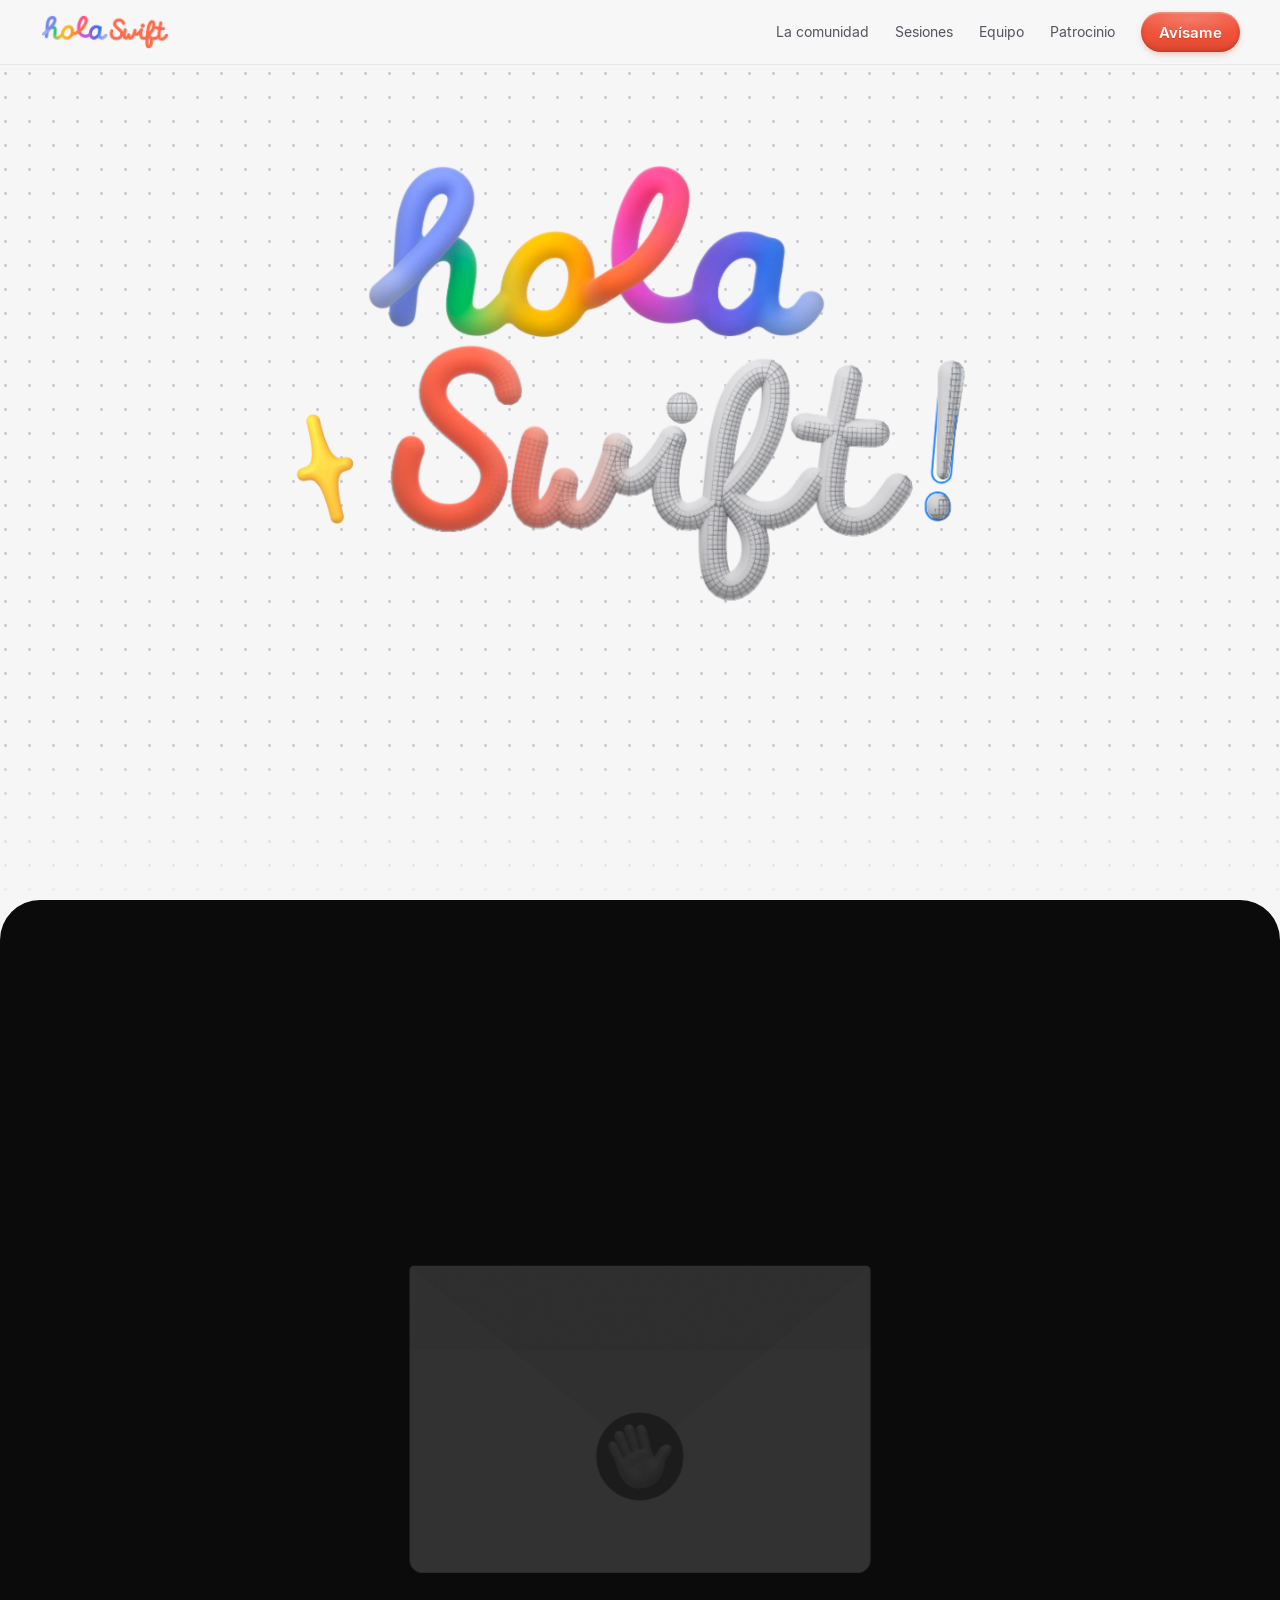
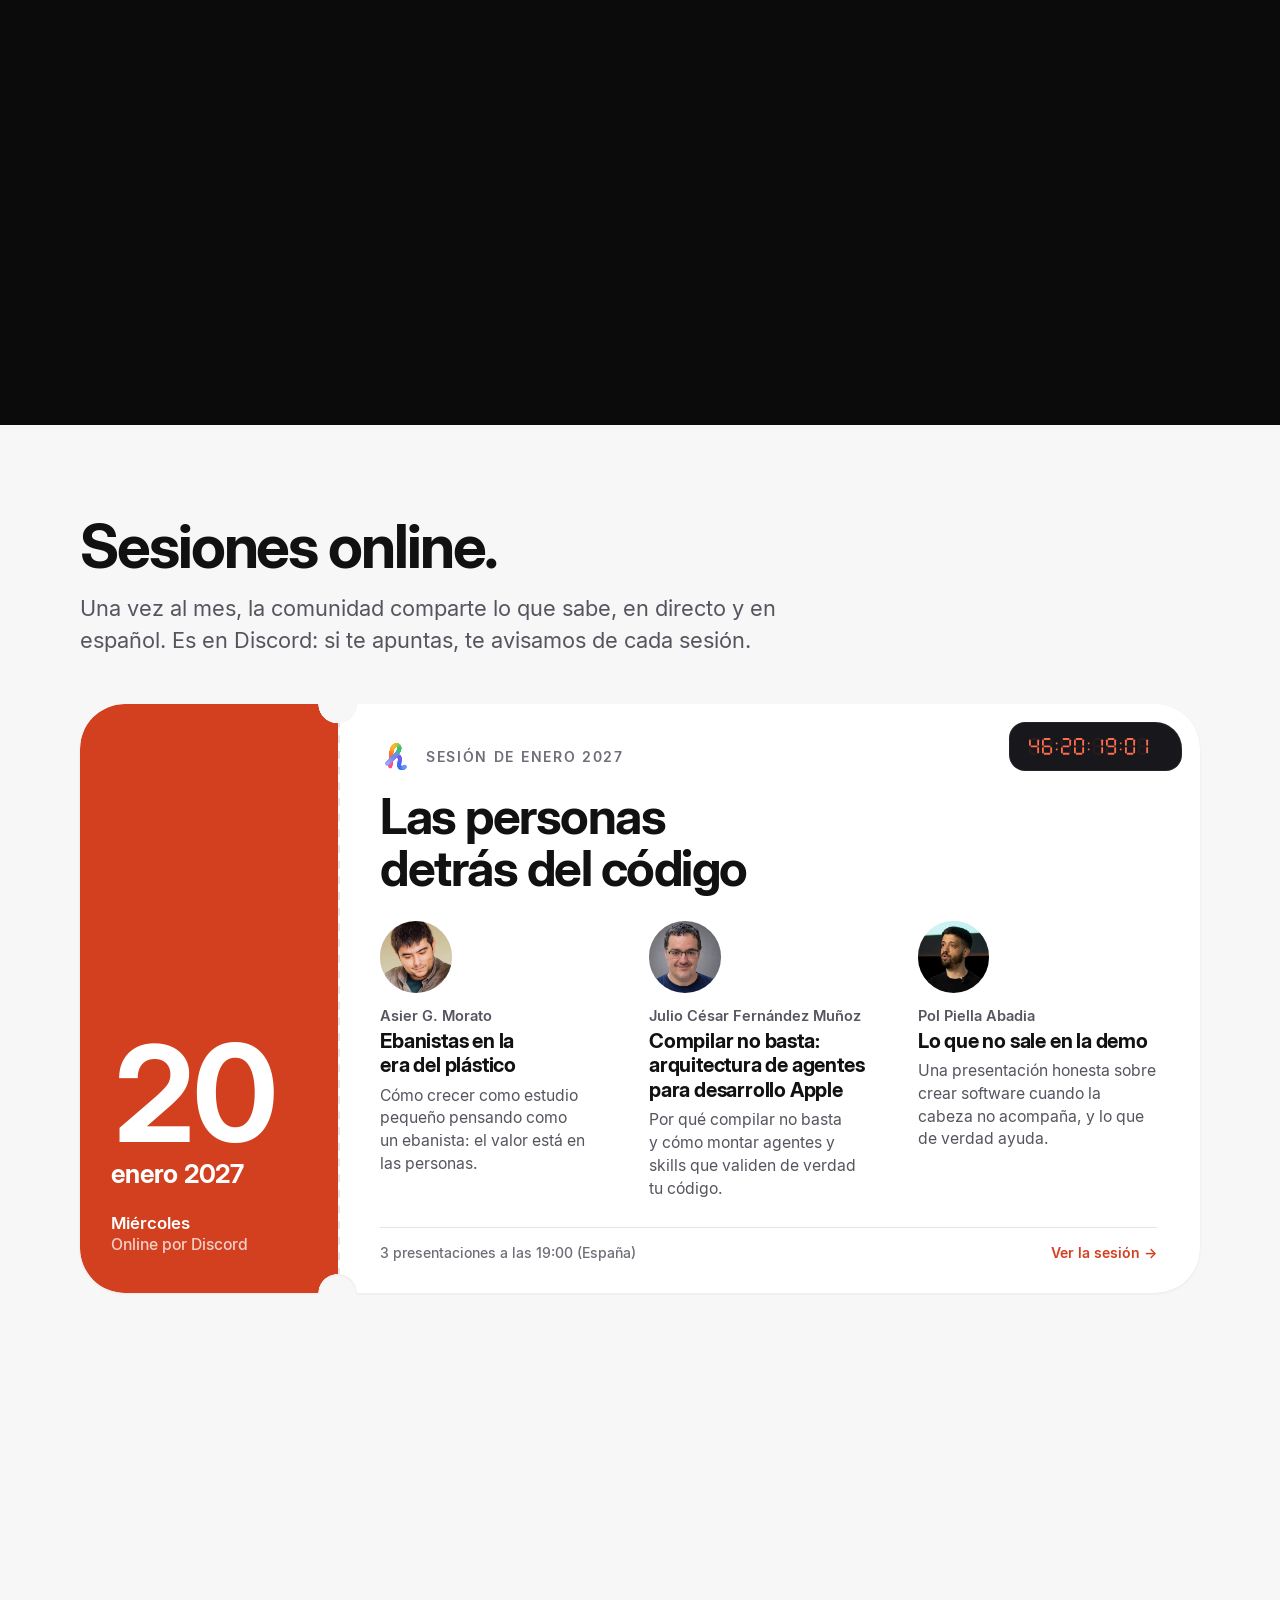
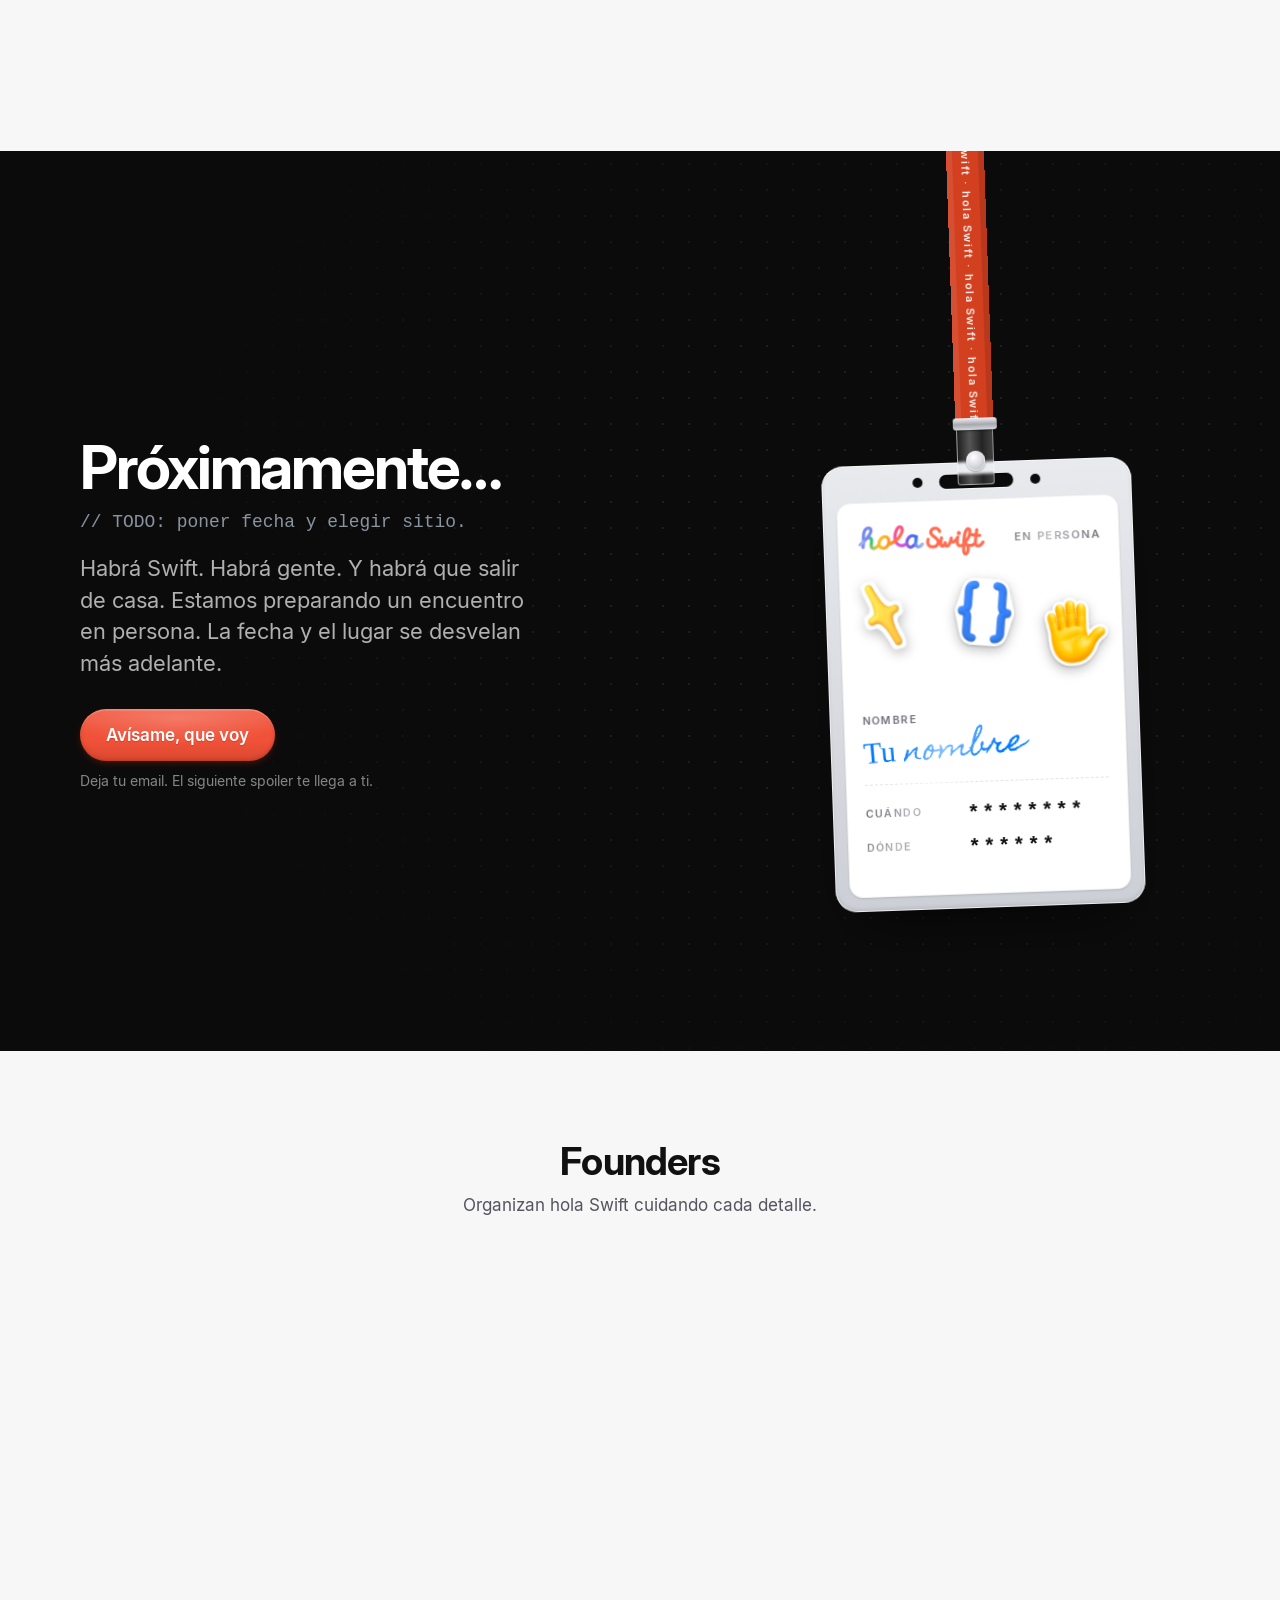
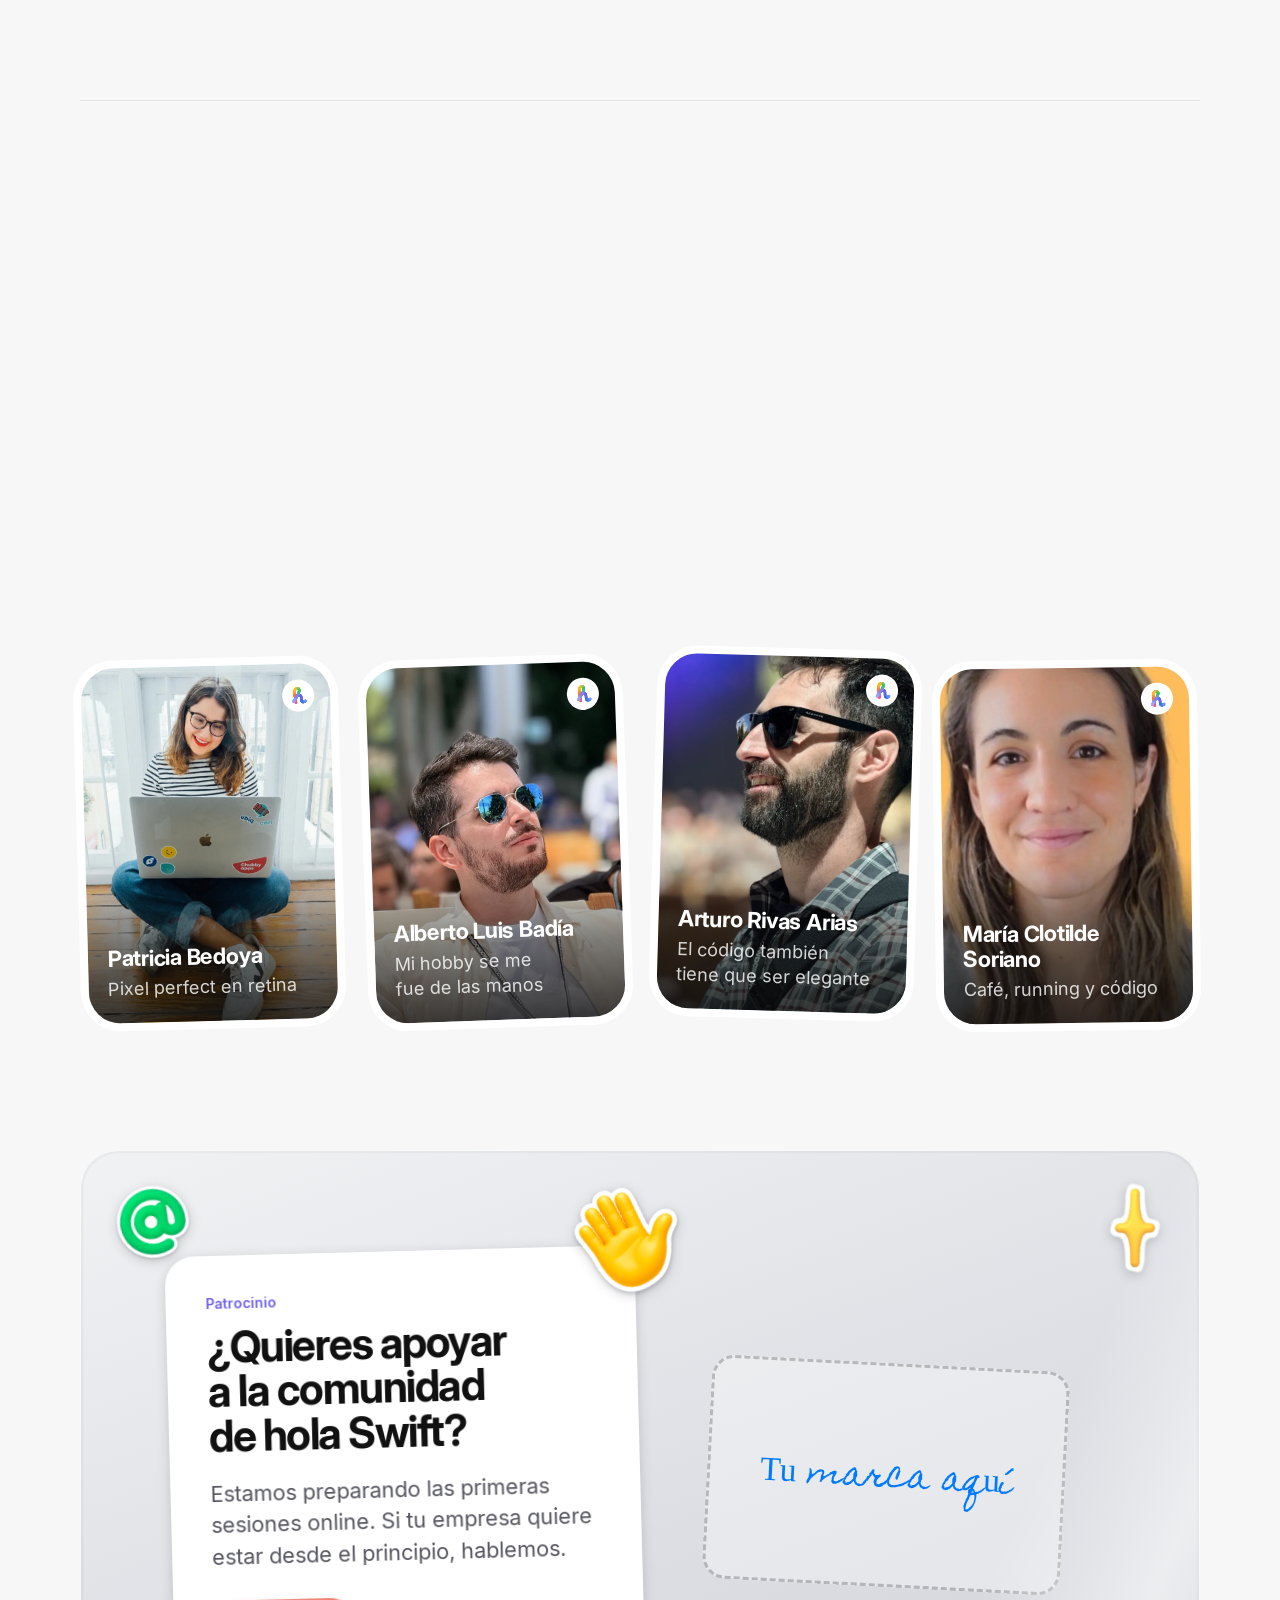
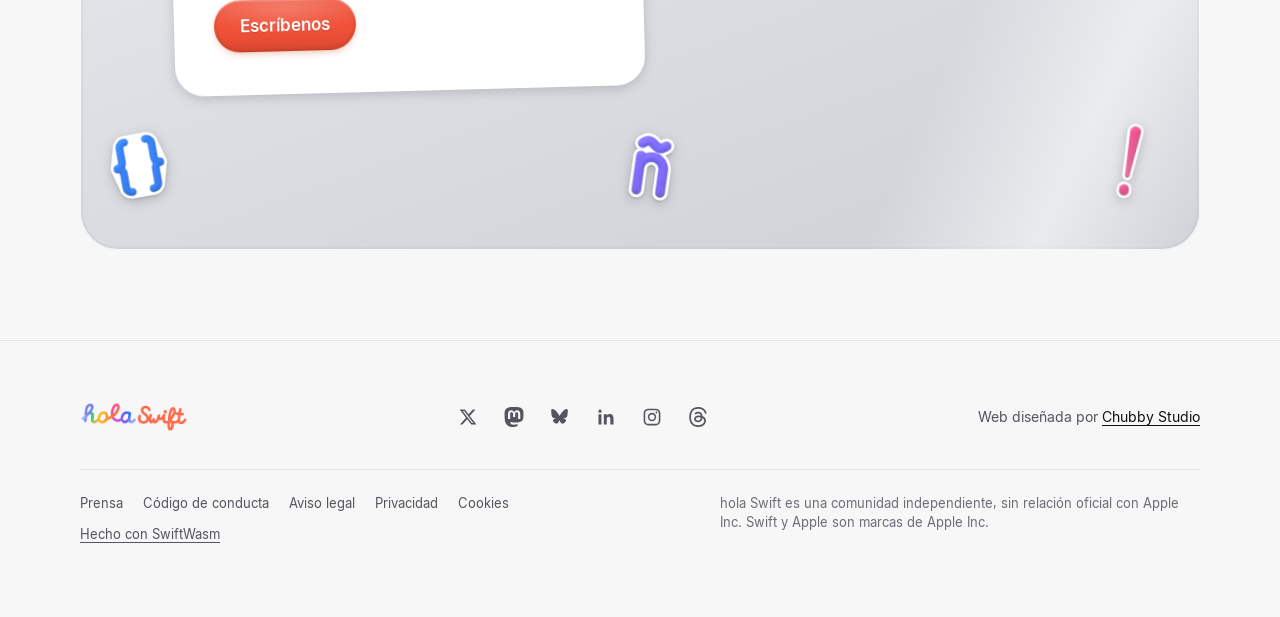
<file: index.html>
<!doctype html>
<html lang="es">
<head>
<meta charset="utf-8">
<meta name="viewport" content="width=device-width, initial-scale=1, viewport-fit=cover">
<meta name="theme-color" content="#F7F7F7" id="theme">
<title>hola Swift – La comunidad de Swift en español</title>
<meta name="description" content="hola Swift es la comunidad de Swift en español. Sesiones online en español para quienes crean con Swift y las plataformas de Apple.">
<link rel="icon" href="favicon.ico" sizes="32x32">
<link rel="icon" href="favicon.svg" type="image/svg+xml">
<link rel="apple-touch-icon" href="apple-touch-icon.png">
<link rel="manifest" href="site.webmanifest">
<link rel="canonical" href="https://holaswift.com/">
<meta property="og:type" content="website">
<meta property="og:site_name" content="hola Swift">
<meta property="og:locale" content="es_ES">
<meta property="og:url" content="https://holaswift.com/">
<meta property="og:title" content="hola Swift – La comunidad de Swift en español">
<meta property="og:description" content="Sesiones online en español para quienes crean con Swift y las plataformas de Apple.">
<meta property="og:image" content="https://holaswift.com/og.jpg">
<meta property="og:image:type" content="image/jpeg">
<meta property="og:image:width" content="1200">
<meta property="og:image:height" content="630">
<meta property="og:image:alt" content="hola Swift! en letras de tubo de colores sobre una cuadrícula de puntos">
<meta name="twitter:card" content="summary_large_image">
<meta name="twitter:site" content="@hola_swift">
<!-- Swift: the .wasm and what starts it are requested from here, alongside everything else, not when the end of the page is reached.
     The import map goes before any module: once one starts loading, the browser no longer accepts it -->
<script type="importmap">{ "imports": { "@bjorn3/browser_wasi_shim": "./assets/swift/vendor/browser_wasi_shim/index.js" } }</script>
<link rel="modulepreload" href="assets/swift/index.js">
<link rel="modulepreload" href="assets/swift/instantiate.js">
<link rel="modulepreload" href="assets/swift/runtime.js">
<link rel="modulepreload" href="assets/swift/platforms/browser.js">
<link rel="modulepreload" href="assets/swift/vendor/browser_wasi_shim/index.js">
<link rel="preload" href="assets/swift/Web.wasm" as="fetch" type="application/wasm" crossorigin>
<link rel="preload" href="assets/fuentes/inter-400.woff2" as="font" type="font/woff2" crossorigin>
<link rel="preload" href="assets/fuentes/inter-display-700.woff2" as="font" type="font/woff2" crossorigin>
<link rel="preload" href="assets/img/logo-horizontal-color.webp" as="image">
<link rel="preload" href="assets/img/hero/hola-color.webp" as="image">
<link rel="preload" href="assets/img/hero/swift-color.webp" as="image">
<link rel="stylesheet" href="assets/css/base.css">
<link rel="stylesheet" href="assets/css/holaswift.css">
</head>
<body>
<a class="skip" href="#manifiesto">Saltar al contenido</a>
<nav class="top" id="top" aria-label="Principal">
  <a class="brand" href="#hero" aria-label="hola Swift, inicio"><img src="assets/img/logo-horizontal-color.webp" alt="hola Swift" width="129" height="36"></a>
  <div class="links">
    <a class="sec" href="#manifiesto">La comunidad</a>
    <a class="sec" href="#sesiones">Sesiones</a>
    <a class="sec" href="#equipo">Equipo</a>
    <a class="sec" href="#patrocinio">Patrocinio</a>
    <button class="btn" type="button" id="nav-notify" data-open-notify aria-haspopup="dialog">Avísame</button>
  </div>
</nav>

<div class="sponsor-layer" id="notify" hidden>
  <div class="sponsor-backdrop"></div>
  <div class="sponsor-scene">
    <img class="peg p1" src="assets/img/pegatinas/mano.webp" alt="" aria-hidden="true">
    <img class="peg p2" src="assets/img/pegatinas/llaves.webp" alt="" aria-hidden="true">
    <img class="peg p3" src="assets/img/pegatinas/enye.webp" alt="" aria-hidden="true">
    <img class="peg p4" src="assets/img/pegatinas/arroba.webp" alt="" aria-hidden="true">
    <div class="sponsor-sheet notify-sheet" role="dialog" aria-modal="true" aria-labelledby="notify-title">
      <button class="close" type="button" aria-label="Cerrar"><svg viewBox="0 0 12 12" aria-hidden="true"><path d="M2 2l8 8M10 2l-8 8" stroke="currentColor" stroke-width="1.8" stroke-linecap="round"/></svg></button>
      <form class="sponsor-form" id="notify-form" novalidate>
        <p class="eyebrow">Avisos</p>
        <h3 id="notify-title">¡Apúntate!</h3>
        <p class="intro">Te avisamos del lanzamiento y de cada sesión, y te damos acceso a la comunidad en Discord. Sin spam: te das de baja en un toque.</p>
        <label class="field"><span>Email</span><input id="notify-email" name="email" type="email" inputmode="email" autocomplete="email" placeholder="tu@email.com" required></label>
        <label class="consent"><input id="notify-consent" type="checkbox" required><span>Acepto la <a href="/privacidad" target="_blank" rel="noopener">política de privacidad</a>.</span></label>
        <p class="sponsor-error" id="notify-error" aria-live="polite"></p>
        <button class="btn lg send" type="submit">Avísame</button>
        <input class="honeypot" type="text" name="web" tabindex="-1" autocomplete="off" aria-hidden="true">
      </form>
      <div class="sponsor-ok" hidden>
        <img src="assets/img/glifos/mano.webp" alt="" aria-hidden="true">
        <h3>¡Casi!</h3>
        <p>Te hemos enviado un correo. Pulsa «Confirmar mi email» y ya estarás en la lista.</p>
        <button class="btn lg" type="button" data-close-notify>Cerrar</button>
      </div>
    </div>
  </div>
</div>

<header class="hero" id="hero">
  <div class="selection" id="selection" aria-hidden="true"><i style="left:0;top:0"></i><i style="left:50%;top:0"></i><i style="left:100%;top:0"></i><i style="left:100%;top:50%"></i><i style="left:100%;top:100%"></i><i style="left:50%;top:100%"></i><i style="left:0;top:100%"></i><i style="left:0;top:50%"></i><b></b></div>
  <div class="glyph-layer" aria-hidden="true"><div class="floater near" data-d="22" style="--x:12%;--y:24%;--w:clamp(84px,9vw,150px);--r:-14deg;--i:0;--t:6.0s;"><div class="glyph-body" data-k="arroba"><img src="assets/img/glifos/arroba.webp" alt=""><svg class="esq" viewBox="-146.7 -278.7 293.4 293.4" preserveAspectRatio="none" aria-hidden="true"><path class="cl" d="M44.0 -132.0C44.0 -199.2 -58.0 -200.7 -60.0 -133.5C-62.0 -64.4 44.0 -62.8 44.0 -132.0"/><path class="cl" d="M44.0 -190.0C44.0 -157.5 32.1 -93.9 75.8 -85.7C162.5 -69.4 125.1 -264.7 -10.0 -253.6C-39.3 -251.2 -67.1 -238.0 -87.6 -216.9C-183.5 -118.1 -65.0 38.8 57.3 -24.3"/><g class="nodes"><line x1="44.0" y1="-132.0" x2="44.0" y2="-199.2"/><circle cx="44.0" cy="-199.2" r="3.4"/><rect x="38.6" y="-137.4" width="10.9" height="10.9"/><line x1="-60.0" y1="-133.5" x2="-62.0" y2="-64.4"/><circle cx="-62.0" cy="-64.4" r="3.4"/><line x1="-60.0" y1="-133.5" x2="-58.0" y2="-200.7"/><circle cx="-58.0" cy="-200.7" r="3.4"/><rect x="-65.4" y="-138.9" width="10.9" height="10.9"/><line x1="44.0" y1="-132.0" x2="44.0" y2="-62.8"/><circle cx="44.0" cy="-62.8" r="3.4"/><rect x="38.6" y="-137.4" width="10.9" height="10.9"/><line x1="44.0" y1="-190.0" x2="44.0" y2="-157.5"/><circle cx="44.0" cy="-157.5" r="3.4"/><rect x="38.6" y="-195.4" width="10.9" height="10.9"/><line x1="75.8" y1="-85.7" x2="162.5" y2="-69.4"/><circle cx="162.5" cy="-69.4" r="3.4"/><line x1="75.8" y1="-85.7" x2="32.1" y2="-93.9"/><circle cx="32.1" cy="-93.9" r="3.4"/><rect x="70.4" y="-91.1" width="10.9" height="10.9"/><line x1="-10.0" y1="-253.6" x2="-39.3" y2="-251.2"/><circle cx="-39.3" cy="-251.2" r="3.4"/><line x1="-10.0" y1="-253.6" x2="125.1" y2="-264.7"/><circle cx="125.1" cy="-264.7" r="3.4"/><rect x="-15.4" y="-259.0" width="10.9" height="10.9"/><line x1="-87.6" y1="-216.9" x2="-183.5" y2="-118.1"/><circle cx="-183.5" cy="-118.1" r="3.4"/><line x1="-87.6" y1="-216.9" x2="-67.1" y2="-238.0"/><circle cx="-67.1" cy="-238.0" r="3.4"/><rect x="-93.0" y="-222.3" width="10.9" height="10.9"/><line x1="57.3" y1="-24.3" x2="-65.0" y2="38.8"/><circle cx="-65.0" cy="38.8" r="3.4"/><rect x="51.9" y="-29.7" width="10.9" height="10.9"/></g></svg></div></div><div class="floater far" data-d="8" style="--x:6%;--y:62%;--w:clamp(56px,5vw,84px);--r:10deg;--i:1;--t:7.5s;--b:2.5px;--o:.75;"><div class="glyph-body" data-k="pregunta"><img src="assets/img/glifos/pregunta.webp" alt=""><svg class="esq" viewBox="-85.9 -312.7 176.6 310.4" preserveAspectRatio="none" aria-hidden="true"><path class="cl" d="M-61.2 -246.7C-50.5 -271.5 -26.5 -288.3 0.8 -288.0C40.9 -287.5 72.0 -250.0 65.0 -210.5C60.4 -184.7 41.1 -172.1 22.1 -156.6C19.9 -154.8 15.3 -152.3 14.2 -149.7C11.6 -143.2 14.0 -112.9 14.0 -104.0"/><circle class="cl" cx="14" cy="-30" r="27.692"/><g class="nodes"><line x1="-61.2" y1="-246.7" x2="-50.5" y2="-271.5"/><circle cx="-50.5" cy="-271.5" r="2.0"/><rect x="-64.5" y="-250.0" width="6.6" height="6.6"/><line x1="0.8" y1="-288.0" x2="40.9" y2="-287.5"/><circle cx="40.9" cy="-287.5" r="2.0"/><line x1="0.8" y1="-288.0" x2="-26.5" y2="-288.3"/><circle cx="-26.5" cy="-288.3" r="2.0"/><rect x="-2.5" y="-291.3" width="6.6" height="6.6"/><line x1="65.0" y1="-210.5" x2="60.4" y2="-184.7"/><circle cx="60.4" cy="-184.7" r="2.0"/><line x1="65.0" y1="-210.5" x2="72.0" y2="-250.0"/><circle cx="72.0" cy="-250.0" r="2.0"/><rect x="61.7" y="-213.8" width="6.6" height="6.6"/><line x1="22.1" y1="-156.6" x2="19.9" y2="-154.8"/><circle cx="19.9" cy="-154.8" r="2.0"/><line x1="22.1" y1="-156.6" x2="41.1" y2="-172.1"/><circle cx="41.1" cy="-172.1" r="2.0"/><rect x="18.8" y="-159.9" width="6.6" height="6.6"/><line x1="14.2" y1="-149.7" x2="11.6" y2="-143.2"/><circle cx="11.6" cy="-143.2" r="2.0"/><line x1="14.2" y1="-149.7" x2="15.3" y2="-152.3"/><circle cx="15.3" cy="-152.3" r="2.0"/><rect x="10.9" y="-153.0" width="6.6" height="6.6"/><line x1="14.0" y1="-104.0" x2="14.0" y2="-112.9"/><circle cx="14.0" cy="-112.9" r="2.0"/><rect x="10.7" y="-107.3" width="6.6" height="6.6"/></g></svg></div></div><div class="floater near" data-d="18" style="--x:20%;--y:86%;--w:clamp(96px,9.5vw,160px);--r:8deg;--i:2;--t:9.0s;"><div class="glyph-body" data-k="codigo"><img src="assets/img/glifos/codigo.webp" alt=""><svg class="esq" viewBox="0 0 549 404" preserveAspectRatio="none" aria-hidden="true"><path class="cl" d="M145 72L37 201L145 333"/><path class="cl" d="M317 38L231 368"/><path class="cl" d="M401 72L512 200L402 333"/><g class="nodes"><rect x="139" y="66" width="12" height="12"/><rect x="31" y="195" width="12" height="12"/><rect x="139" y="327" width="12" height="12"/><rect x="311" y="32" width="12" height="12"/><rect x="225" y="362" width="12" height="12"/><rect x="395" y="66" width="12" height="12"/><rect x="506" y="194" width="12" height="12"/><rect x="396" y="327" width="12" height="12"/></g></svg></div></div><div class="floater far" data-d="9" style="--x:86%;--y:20%;--w:clamp(60px,5.5vw,92px);--r:12deg;--i:3;--t:6.0s;--b:2.5px;--o:.75;"><div class="glyph-body" data-k="corazon"><img src="assets/img/glifos/corazon.webp" alt=""><svg class="esq" viewBox="-162.3 -277.3 324.6 298.2" preserveAspectRatio="none" aria-hidden="true"><path class="cl" d="M0.0 -193.0C0.1 -202.6 5.2 -212.8 10.3 -220.6C47.3 -277.5 139.3 -251.4 137.6 -182.8C135.7 -108.1 1.0 -53.6 0.0 -3.8"/><path class="cl" d="M-0.0 -193.0C-0.1 -202.6 -5.2 -212.8 -10.3 -220.6C-47.3 -277.5 -139.3 -251.4 -137.6 -182.8C-135.7 -108.1 -1.0 -53.6 -0.0 -3.8"/><g class="nodes"><line x1="0.0" y1="-193.0" x2="0.1" y2="-202.6"/><circle cx="0.1" cy="-202.6" r="3.7"/><rect x="-6.0" y="-199.0" width="12.1" height="12.1"/><line x1="10.3" y1="-220.6" x2="47.3" y2="-277.5"/><circle cx="47.3" cy="-277.5" r="3.7"/><line x1="10.3" y1="-220.6" x2="5.2" y2="-212.8"/><circle cx="5.2" cy="-212.8" r="3.7"/><rect x="4.3" y="-226.6" width="12.1" height="12.1"/><line x1="137.6" y1="-182.8" x2="135.7" y2="-108.1"/><circle cx="135.7" cy="-108.1" r="3.7"/><line x1="137.6" y1="-182.8" x2="139.3" y2="-251.4"/><circle cx="139.3" cy="-251.4" r="3.7"/><rect x="131.6" y="-188.8" width="12.1" height="12.1"/><line x1="0.0" y1="-3.8" x2="1.0" y2="-53.6"/><circle cx="1.0" cy="-53.6" r="3.7"/><rect x="-6.0" y="-9.8" width="12.1" height="12.1"/><line x1="-0.0" y1="-193.0" x2="-0.1" y2="-202.6"/><circle cx="-0.1" cy="-202.6" r="3.7"/><rect x="-6.0" y="-199.0" width="12.1" height="12.1"/><line x1="-10.3" y1="-220.6" x2="-47.3" y2="-277.5"/><circle cx="-47.3" cy="-277.5" r="3.7"/><line x1="-10.3" y1="-220.6" x2="-5.2" y2="-212.8"/><circle cx="-5.2" cy="-212.8" r="3.7"/><rect x="-16.3" y="-226.6" width="12.1" height="12.1"/><line x1="-137.6" y1="-182.8" x2="-135.7" y2="-108.1"/><circle cx="-135.7" cy="-108.1" r="3.7"/><line x1="-137.6" y1="-182.8" x2="-139.3" y2="-251.4"/><circle cx="-139.3" cy="-251.4" r="3.7"/><rect x="-143.6" y="-188.8" width="12.1" height="12.1"/><line x1="-0.0" y1="-3.8" x2="-1.0" y2="-53.6"/><circle cx="-1.0" cy="-53.6" r="3.7"/><rect x="-6.0" y="-9.8" width="12.1" height="12.1"/></g></svg></div></div><div class="floater near" data-d="24" style="--x:91%;--y:56%;--w:clamp(60px,6.2vw,104px);--r:-10deg;--i:4;--t:7.5s;"><div class="glyph-body" data-k="enye"><img src="assets/img/glifos/enye.webp" alt=""><svg class="esq" viewBox="-86.7 -275.7 169.4 300.4" preserveAspectRatio="none" aria-hidden="true"><path class="cl" d="M-62.0 -172.0C-62.0 -114.7 -62.0 -57.3 -62.0 -0.0"/><path class="cl" d="M-62.0 -112.0C-61.5 -130.5 -53.6 -147.8 -38.9 -159.3C-24.6 -170.5 -5.5 -174.6 12.2 -170.3C62.5 -158.1 58.0 -110.8 58.0 -70.4C58.0 -46.9 58.0 -23.5 58.0 -0.0"/><path class="cl" d="M-62.0 -236.0C-1.0 -283.8 -3.0 -188.2 58.0 -236.0"/><g class="nodes"><line x1="-62.0" y1="-172.0" x2="-62.0" y2="-114.7"/><circle cx="-62.0" cy="-114.7" r="1.9"/><rect x="-65.1" y="-175.1" width="6.3" height="6.3"/><line x1="-62.0" y1="-0.0" x2="-62.0" y2="-57.3"/><circle cx="-62.0" cy="-57.3" r="1.9"/><rect x="-65.1" y="-3.1" width="6.3" height="6.3"/><line x1="-62.0" y1="-112.0" x2="-61.5" y2="-130.5"/><circle cx="-61.5" cy="-130.5" r="1.9"/><rect x="-65.1" y="-115.1" width="6.3" height="6.3"/><line x1="-38.9" y1="-159.3" x2="-24.6" y2="-170.5"/><circle cx="-24.6" cy="-170.5" r="1.9"/><line x1="-38.9" y1="-159.3" x2="-53.6" y2="-147.8"/><circle cx="-53.6" cy="-147.8" r="1.9"/><rect x="-42.0" y="-162.4" width="6.3" height="6.3"/><line x1="12.2" y1="-170.3" x2="62.5" y2="-158.1"/><circle cx="62.5" cy="-158.1" r="1.9"/><line x1="12.2" y1="-170.3" x2="-5.5" y2="-174.6"/><circle cx="-5.5" cy="-174.6" r="1.9"/><rect x="9.1" y="-173.4" width="6.3" height="6.3"/><line x1="58.0" y1="-70.4" x2="58.0" y2="-46.9"/><circle cx="58.0" cy="-46.9" r="1.9"/><line x1="58.0" y1="-70.4" x2="58.0" y2="-110.8"/><circle cx="58.0" cy="-110.8" r="1.9"/><rect x="54.9" y="-73.5" width="6.3" height="6.3"/><line x1="58.0" y1="-0.0" x2="58.0" y2="-23.5"/><circle cx="58.0" cy="-23.5" r="1.9"/><rect x="54.9" y="-3.1" width="6.3" height="6.3"/><line x1="-62.0" y1="-236.0" x2="-1.0" y2="-283.8"/><circle cx="-1.0" cy="-283.8" r="1.9"/><rect x="-65.1" y="-239.1" width="6.3" height="6.3"/><line x1="58.0" y1="-236.0" x2="-3.0" y2="-188.2"/><circle cx="-3.0" cy="-188.2" r="1.9"/><rect x="54.9" y="-239.1" width="6.3" height="6.3"/></g></svg></div></div><div class="floater far" data-d="8" style="--x:80%;--y:84%;--w:clamp(56px,5vw,86px);--r:-6deg;--i:5;--t:9.0s;--b:2.5px;--o:.75;"><div class="glyph-body" data-k="llaves"><img src="assets/img/glifos/llaves.webp" alt=""><svg class="esq" viewBox="-158.7 -320.7 317.4 361.5" preserveAspectRatio="none" aria-hidden="true"><path class="cl" d="M-66.0 -296.0C-142.4 -292.2 -57.6 -145.8 -134.0 -142.0"/><path class="cl" d="M-66.0 16.0C-142.4 12.2 -57.6 -134.2 -134.0 -138.0"/><path class="cl" d="M66.0 -296.0C142.4 -292.2 57.6 -145.8 134.0 -142.0"/><path class="cl" d="M66.0 16.0C142.4 12.2 57.6 -134.2 134.0 -138.0"/><g class="nodes"><line x1="-66.0" y1="-296.0" x2="-142.4" y2="-292.2"/><circle cx="-142.4" cy="-292.2" r="3.6"/><rect x="-71.9" y="-301.9" width="11.8" height="11.8"/><line x1="-134.0" y1="-142.0" x2="-57.6" y2="-145.8"/><circle cx="-57.6" cy="-145.8" r="3.6"/><rect x="-139.9" y="-147.9" width="11.8" height="11.8"/><line x1="-66.0" y1="16.0" x2="-142.4" y2="12.2"/><circle cx="-142.4" cy="12.2" r="3.6"/><rect x="-71.9" y="10.1" width="11.8" height="11.8"/><line x1="-134.0" y1="-138.0" x2="-57.6" y2="-134.2"/><circle cx="-57.6" cy="-134.2" r="3.6"/><rect x="-139.9" y="-143.9" width="11.8" height="11.8"/><line x1="66.0" y1="-296.0" x2="142.4" y2="-292.2"/><circle cx="142.4" cy="-292.2" r="3.6"/><rect x="60.1" y="-301.9" width="11.8" height="11.8"/><line x1="134.0" y1="-142.0" x2="57.6" y2="-145.8"/><circle cx="57.6" cy="-145.8" r="3.6"/><rect x="128.1" y="-147.9" width="11.8" height="11.8"/><line x1="66.0" y1="16.0" x2="142.4" y2="12.2"/><circle cx="142.4" cy="12.2" r="3.6"/><rect x="60.1" y="10.1" width="11.8" height="11.8"/><line x1="134.0" y1="-138.0" x2="57.6" y2="-134.2"/><circle cx="57.6" cy="-134.2" r="3.6"/><rect x="128.1" y="-143.9" width="11.8" height="11.8"/></g></svg></div></div></div>
  <div></div>
  <div class="wrap"><div class="stage" id="stage" role="img" aria-label="hola Swift!"><svg class="lead" viewBox="0 0 3005 2345" aria-hidden="true"><g transform="matrix(2.43618 0 0 2.43618 -64.01 -83.96)"><path d="M-1700.0 709.1 C-700.0 709.1 -76.5 617.6 166.3 409.1"/></g></svg><div class="el" data-k="hola" style="transform-origin:43.37% 30.58%"><svg class="vec" viewBox="0 0 3005 2345" aria-hidden="true"><g transform="matrix(2.43618 0 0 2.43618 -64.01 -83.96)"><g class="under"><path class="o" d="M166.3 409.1C209.5 372.0 293.3 300.6 308.6 245.8C324.9 187.3 251.6 182.2 227.6 237.8C211.8 274.5 213.2 317.5 210.7 356.6C209.3 379.3 206.8 401.9 204.8 424.6" stroke-width="54.4"/><path class="o" d="M203.0 443.0C207.3 406.2 206.5 379.1 233.0 350.0C246.6 335.0 263.3 319.4 285.2 322.6C357.6 333.1 267.6 452.8 336.6 458.9C363.0 461.2 381.7 440.8 397.8 423.0" stroke-width="54.4"/><path class="o" d="M486.8 316.6C418.8 314.9 370.8 438.9 449.2 459.2C535.0 481.4 566.9 318.5 486.8 316.6Z" stroke-width="54.4"/><path class="o" d="M530.0 413.0C557.4 411.5 577.6 394.9 600.3 381.6C613.1 374.2 626.1 367.5 637.4 357.8C669.2 330.6 716.4 266.0 707.0 221.5C702.6 201.0 679.5 190.5 661.5 201.8C651.9 207.8 645.5 218.0 640.0 227.6C609.4 281.1 593.6 379.8 650.9 422.0C670.2 436.2 694.6 439.1 717.7 434.2C732.9 431.0 745.8 422.5 759.8 416.0" stroke-width="54.4"/><path class="o" d="M761.3 404.7C761.7 359.4 799.8 306.1 850.0 317.9C859.9 320.3 870.5 324.9 876.2 333.8C884.0 345.9 879.8 361.1 877.7 374.2C875.4 388.0 876.1 404.3 869.5 417.0C865.2 425.3 857.4 430.8 850.6 436.9C841.8 445.0 833.3 453.5 821.7 457.5C787.2 469.8 761.0 436.7 761.3 404.7Z" stroke-width="54.4"/><path class="o" d="M884.5 327.4C882.4 340.7 880.8 354.1 878.7 367.4C874.1 396.0 860.9 459.8 907.8 459.2C930.1 458.9 945.2 442.6 956.6 425.3" stroke-width="54.4"/></g><g class="over"><path class="w" d="M166.3 409.1C209.5 372.0 293.3 300.6 308.6 245.8C324.9 187.3 251.6 182.2 227.6 237.8C211.8 274.5 213.2 317.5 210.7 356.6C209.3 379.3 206.8 401.9 204.8 424.6" stroke-width="49.4"/><path class="w" d="M203.0 443.0C207.3 406.2 206.5 379.1 233.0 350.0C246.6 335.0 263.3 319.4 285.2 322.6C357.6 333.1 267.6 452.8 336.6 458.9C363.0 461.2 381.7 440.8 397.8 423.0" stroke-width="49.4"/><path class="w" d="M486.8 316.6C418.8 314.9 370.8 438.9 449.2 459.2C535.0 481.4 566.9 318.5 486.8 316.6Z" stroke-width="49.4"/><path class="w" d="M530.0 413.0C557.4 411.5 577.6 394.9 600.3 381.6C613.1 374.2 626.1 367.5 637.4 357.8C669.2 330.6 716.4 266.0 707.0 221.5C702.6 201.0 679.5 190.5 661.5 201.8C651.9 207.8 645.5 218.0 640.0 227.6C609.4 281.1 593.6 379.8 650.9 422.0C670.2 436.2 694.6 439.1 717.7 434.2C732.9 431.0 745.8 422.5 759.8 416.0" stroke-width="49.4"/><path class="w" d="M761.3 404.7C761.7 359.4 799.8 306.1 850.0 317.9C859.9 320.3 870.5 324.9 876.2 333.8C884.0 345.9 879.8 361.1 877.7 374.2C875.4 388.0 876.1 404.3 869.5 417.0C865.2 425.3 857.4 430.8 850.6 436.9C841.8 445.0 833.3 453.5 821.7 457.5C787.2 469.8 761.0 436.7 761.3 404.7Z" stroke-width="49.4"/><path class="w" d="M884.5 327.4C882.4 340.7 880.8 354.1 878.7 367.4C874.1 396.0 860.9 459.8 907.8 459.2C930.1 458.9 945.2 442.6 956.6 425.3" stroke-width="49.4"/></g><g class="nodes" data-i="0"><g data-f="0.000"><line x1="166.3" y1="409.1" x2="209.5" y2="372.0"/><circle cx="209.5" cy="372.0" r="3.2"/><rect x="161.8" y="404.6" width="9" height="9"/></g><g data-f="0.404"><line x1="308.6" y1="245.8" x2="324.9" y2="187.3"/><circle cx="324.9" cy="187.3" r="3.2"/><line x1="308.6" y1="245.8" x2="293.3" y2="300.6"/><circle cx="293.3" cy="300.6" r="3.2"/><rect x="304.1" y="241.3" width="9" height="9"/></g><g data-f="0.652"><line x1="227.6" y1="237.8" x2="211.8" y2="274.5"/><circle cx="211.8" cy="274.5" r="3.2"/><line x1="227.6" y1="237.8" x2="251.6" y2="182.2"/><circle cx="251.6" cy="182.2" r="3.2"/><rect x="223.1" y="233.3" width="9" height="9"/></g><g data-f="0.874"><line x1="210.7" y1="356.6" x2="209.3" y2="379.3"/><circle cx="209.3" cy="379.3" r="3.2"/><line x1="210.7" y1="356.6" x2="213.2" y2="317.5"/><circle cx="213.2" cy="317.5" r="3.2"/><rect x="206.2" y="352.1" width="9" height="9"/></g><g data-f="1.000"><line x1="204.8" y1="424.6" x2="206.8" y2="401.9"/><circle cx="206.8" cy="401.9" r="3.2"/><rect x="200.3" y="420.1" width="9" height="9"/></g></g><g class="nodes" data-i="1"><g data-f="0.000"><line x1="203.0" y1="443.0" x2="207.3" y2="406.2"/><circle cx="207.3" cy="406.2" r="3.2"/><rect x="198.5" y="438.5" width="9" height="9"/></g><g data-f="0.247"><line x1="233.0" y1="350.0" x2="246.6" y2="335.0"/><circle cx="246.6" cy="335.0" r="3.2"/><line x1="233.0" y1="350.0" x2="206.5" y2="379.1"/><circle cx="206.5" cy="379.1" r="3.2"/><rect x="228.5" y="345.5" width="9" height="9"/></g><g data-f="0.400"><line x1="285.2" y1="322.6" x2="357.6" y2="333.1"/><circle cx="357.6" cy="333.1" r="3.2"/><line x1="285.2" y1="322.6" x2="263.3" y2="319.4"/><circle cx="263.3" cy="319.4" r="3.2"/><rect x="280.7" y="318.1" width="9" height="9"/></g><g data-f="0.817"><line x1="336.6" y1="458.9" x2="363.0" y2="461.2"/><circle cx="363.0" cy="461.2" r="3.2"/><line x1="336.6" y1="458.9" x2="267.6" y2="452.8"/><circle cx="267.6" cy="452.8" r="3.2"/><rect x="332.1" y="454.4" width="9" height="9"/></g><g data-f="1.000"><line x1="397.8" y1="423.0" x2="381.7" y2="440.8"/><circle cx="381.7" cy="440.8" r="3.2"/><rect x="393.3" y="418.5" width="9" height="9"/></g></g><g class="nodes" data-i="2"><g data-f="0.000"><line x1="486.8" y1="316.6" x2="418.8" y2="314.9"/><circle cx="418.8" cy="314.9" r="3.2"/><rect x="482.3" y="312.1" width="9" height="9"/></g><g data-f="0.479"><line x1="449.2" y1="459.2" x2="535.0" y2="481.4"/><circle cx="535.0" cy="481.4" r="3.2"/><line x1="449.2" y1="459.2" x2="370.8" y2="438.9"/><circle cx="370.8" cy="438.9" r="3.2"/><rect x="444.7" y="454.7" width="9" height="9"/></g><g data-f="1.000"><line x1="486.8" y1="316.6" x2="566.9" y2="318.5"/><circle cx="566.9" cy="318.5" r="3.2"/><rect x="482.3" y="312.1" width="9" height="9"/></g></g><g class="nodes" data-i="3"><g data-f="0.000"><line x1="530.0" y1="413.0" x2="557.4" y2="411.5"/><circle cx="557.4" cy="411.5" r="3.2"/><rect x="525.5" y="408.5" width="9" height="9"/></g><g data-f="0.111"><line x1="600.3" y1="381.6" x2="613.1" y2="374.2"/><circle cx="613.1" cy="374.2" r="3.2"/><line x1="600.3" y1="381.6" x2="577.6" y2="394.9"/><circle cx="577.6" cy="394.9" r="3.2"/><rect x="595.8" y="377.1" width="9" height="9"/></g><g data-f="0.174"><line x1="637.4" y1="357.8" x2="669.2" y2="330.6"/><circle cx="669.2" cy="330.6" r="3.2"/><line x1="637.4" y1="357.8" x2="626.1" y2="367.5"/><circle cx="626.1" cy="367.5" r="3.2"/><rect x="632.9" y="353.3" width="9" height="9"/></g><g data-f="0.401"><line x1="707.0" y1="221.5" x2="702.6" y2="201.0"/><circle cx="702.6" cy="201.0" r="3.2"/><line x1="707.0" y1="221.5" x2="716.4" y2="266.0"/><circle cx="716.4" cy="266.0" r="3.2"/><rect x="702.5" y="217.0" width="9" height="9"/></g><g data-f="0.484"><line x1="661.5" y1="201.8" x2="651.9" y2="207.8"/><circle cx="651.9" cy="207.8" r="3.2"/><line x1="661.5" y1="201.8" x2="679.5" y2="190.5"/><circle cx="679.5" cy="190.5" r="3.2"/><rect x="657.0" y="197.3" width="9" height="9"/></g><g data-f="0.533"><line x1="640.0" y1="227.6" x2="609.4" y2="281.1"/><circle cx="609.4" cy="281.1" r="3.2"/><line x1="640.0" y1="227.6" x2="645.5" y2="218.0"/><circle cx="645.5" cy="218.0" r="3.2"/><rect x="635.5" y="223.1" width="9" height="9"/></g><g data-f="0.834"><line x1="650.9" y1="422.0" x2="670.2" y2="436.2"/><circle cx="670.2" cy="436.2" r="3.2"/><line x1="650.9" y1="422.0" x2="593.6" y2="379.8"/><circle cx="593.6" cy="379.8" r="3.2"/><rect x="646.4" y="417.5" width="9" height="9"/></g><g data-f="0.934"><line x1="717.7" y1="434.2" x2="732.9" y2="431.0"/><circle cx="732.9" cy="431.0" r="3.2"/><line x1="717.7" y1="434.2" x2="694.6" y2="439.1"/><circle cx="694.6" cy="439.1" r="3.2"/><rect x="713.2" y="429.7" width="9" height="9"/></g><g data-f="1.000"><line x1="759.8" y1="416.0" x2="745.8" y2="422.5"/><circle cx="745.8" cy="422.5" r="3.2"/><rect x="755.3" y="411.5" width="9" height="9"/></g></g><g class="nodes" data-i="4"><g data-f="0.000"><line x1="761.3" y1="404.7" x2="761.7" y2="359.4"/><circle cx="761.7" cy="359.4" r="3.2"/><rect x="756.8" y="400.2" width="9" height="9"/></g><g data-f="0.340"><line x1="850.0" y1="317.9" x2="859.9" y2="320.3"/><circle cx="859.9" cy="320.3" r="3.2"/><line x1="850.0" y1="317.9" x2="799.8" y2="306.1"/><circle cx="799.8" cy="306.1" r="3.2"/><rect x="845.5" y="313.4" width="9" height="9"/></g><g data-f="0.415"><line x1="876.2" y1="333.8" x2="884.0" y2="345.9"/><circle cx="884.0" cy="345.9" r="3.2"/><line x1="876.2" y1="333.8" x2="870.5" y2="324.9"/><circle cx="870.5" cy="324.9" r="3.2"/><rect x="871.7" y="329.3" width="9" height="9"/></g><g data-f="0.515"><line x1="877.7" y1="374.2" x2="875.4" y2="388.0"/><circle cx="875.4" cy="388.0" r="3.2"/><line x1="877.7" y1="374.2" x2="879.8" y2="361.1"/><circle cx="879.8" cy="361.1" r="3.2"/><rect x="873.2" y="369.7" width="9" height="9"/></g><g data-f="0.620"><line x1="869.5" y1="417.0" x2="865.2" y2="425.3"/><circle cx="865.2" cy="425.3" r="3.2"/><line x1="869.5" y1="417.0" x2="876.1" y2="404.3"/><circle cx="876.1" cy="404.3" r="3.2"/><rect x="865.0" y="412.5" width="9" height="9"/></g><g data-f="0.687"><line x1="850.6" y1="436.9" x2="841.8" y2="445.0"/><circle cx="841.8" cy="445.0" r="3.2"/><line x1="850.6" y1="436.9" x2="857.4" y2="430.8"/><circle cx="857.4" cy="430.8" r="3.2"/><rect x="846.1" y="432.4" width="9" height="9"/></g><g data-f="0.773"><line x1="821.7" y1="457.5" x2="787.2" y2="469.8"/><circle cx="787.2" cy="469.8" r="3.2"/><line x1="821.7" y1="457.5" x2="833.3" y2="453.5"/><circle cx="833.3" cy="453.5" r="3.2"/><rect x="817.2" y="453.0" width="9" height="9"/></g><g data-f="1.000"><line x1="761.3" y1="404.7" x2="761.0" y2="436.7"/><circle cx="761.0" cy="436.7" r="3.2"/><rect x="756.8" y="400.2" width="9" height="9"/></g></g><g class="nodes" data-i="5"><g data-f="0.000"><line x1="884.5" y1="327.4" x2="882.4" y2="340.7"/><circle cx="882.4" cy="340.7" r="3.2"/><rect x="880.0" y="322.9" width="9" height="9"/></g><g data-f="0.189"><line x1="878.7" y1="367.4" x2="874.1" y2="396.0"/><circle cx="874.1" cy="396.0" r="3.2"/><line x1="878.7" y1="367.4" x2="880.8" y2="354.1"/><circle cx="880.8" cy="354.1" r="3.2"/><rect x="874.2" y="362.9" width="9" height="9"/></g><g data-f="0.711"><line x1="907.8" y1="459.2" x2="930.1" y2="458.9"/><circle cx="930.1" cy="458.9" r="3.2"/><line x1="907.8" y1="459.2" x2="860.9" y2="459.8"/><circle cx="860.9" cy="459.8" r="3.2"/><rect x="903.3" y="454.7" width="9" height="9"/></g><g data-f="1.000"><line x1="956.6" y1="425.3" x2="945.2" y2="442.6"/><circle cx="945.2" cy="442.6" r="3.2"/><rect x="952.1" y="420.8" width="9" height="9"/></g></g></g></svg><img class="mesh" src="assets/img/hero/hola-malla.webp" alt="" style="left:9.018%;top:13.945%;width:68.752%;height:33.348%" draggable="false"><img class="col" src="assets/img/hero/hola-color.webp" alt="" style="left:9.207%;top:14.032%;width:68.319%;height:33.092%" draggable="false"></div><div class="el" data-k="destello" style="transform-origin:2.829% 72.281%"><svg class="vec" viewBox="0 0 3005 2345" aria-hidden="true"><g transform="matrix(2.43618 0 0 2.43618 -64.01 -83.96)"><g transform="translate(-71.83 0) rotate(-14 133 730.2)"><g class="under"><path class="o" d="M133.0 639.4C133.0 708.4 142.6 730.2 173.2 730.2C142.6 730.2 133.0 752.0 133.0 821.0C133.0 752.0 123.4 730.2 92.8 730.2C123.4 730.2 133.0 708.4 133.0 639.4Z" stroke-width="26.0"/></g><g class="over"><path class="w" d="M133.0 639.4C133.0 708.4 142.6 730.2 173.2 730.2C142.6 730.2 133.0 752.0 133.0 821.0C133.0 752.0 123.4 730.2 92.8 730.2C123.4 730.2 133.0 708.4 133.0 639.4Z" stroke-width="21.0"/></g><g class="nodes" data-i="0"><g data-f="0.000"><line x1="133.0" y1="639.4" x2="133.0" y2="708.4"/><circle cx="133.0" cy="708.4" r="3.2"/><rect x="128.5" y="634.9" width="9" height="9"/></g><g data-f="0.250"><line x1="173.2" y1="730.2" x2="142.6" y2="730.2"/><circle cx="142.6" cy="730.2" r="3.2"/><line x1="173.2" y1="730.2" x2="142.6" y2="730.2"/><circle cx="142.6" cy="730.2" r="3.2"/><rect x="168.7" y="725.7" width="9" height="9"/></g><g data-f="0.500"><line x1="133.0" y1="821.0" x2="133.0" y2="752.0"/><circle cx="133.0" cy="752.0" r="3.2"/><line x1="133.0" y1="821.0" x2="133.0" y2="752.0"/><circle cx="133.0" cy="752.0" r="3.2"/><rect x="128.5" y="816.5" width="9" height="9"/></g><g data-f="0.750"><line x1="92.8" y1="730.2" x2="123.4" y2="730.2"/><circle cx="123.4" cy="730.2" r="3.2"/><line x1="92.8" y1="730.2" x2="123.4" y2="730.2"/><circle cx="123.4" cy="730.2" r="3.2"/><rect x="88.3" y="725.7" width="9" height="9"/></g><g data-f="1.000"><line x1="133.0" y1="639.4" x2="133.0" y2="708.4"/><circle cx="133.0" cy="708.4" r="3.2"/><rect x="128.5" y="634.9" width="9" height="9"/></g></g></g></g></svg><img class="mesh" src="assets/img/hero/destello-malla.webp" alt="" style="left:-3.428%;top:60.384%;width:12.512%;height:23.795%" draggable="false"><img class="col" src="assets/img/hero/destello-color.webp" alt="" style="left:-3.428%;top:60.384%;width:12.512%;height:23.795%" draggable="false"></div><div class="el" data-k="swift" style="transform-origin:51.60% 72.86%"><svg class="vec" viewBox="0 0 3005 2345" aria-hidden="true"><g transform="matrix(2.43618 0 0 2.43618 -64.01 -83.96)"><g class="under"><path class="o" d="M400.0 585.9C395.7 555.3 376.7 534.7 345.9 529.1C325.5 525.4 302.8 528.8 285.7 541.1C273.8 549.7 265.4 562.5 262.2 576.9C244.8 655.9 416.2 681.0 364.3 775.6C352.8 796.7 331.9 811.6 308.4 816.1C285.3 820.6 260.0 816.3 240.4 803.1C201.3 776.7 205.0 731.4 221.0 692.7" stroke-width="54.4"/><path class="o" d="M448.5 675.3C443.7 692.9 439.2 710.7 436.0 728.7C432.2 750.0 426.5 777.9 435.1 798.6C437.8 805.1 442.7 810.7 449.8 812.2C477.8 818.1 497.2 772.1 503.3 751.7" stroke-width="54.4"/><path class="o" d="M503.0 751.1C499.3 767.7 495.5 786.7 506.6 801.5C511.1 807.6 517.6 812.0 525.3 812.7C565.3 816.2 588.1 717.1 602.1 688.8" stroke-width="54.4"/><path class="o" d="M598.5 686.4C596.2 707.5 587.5 738.8 612.7 750.2C644.4 764.4 688.5 697.6 701.4 674.3" stroke-width="54.4"/><path class="o" d="M700.5 673.9C688.7 707.1 670.6 805.0 721.9 814.8C743.1 818.8 764.0 804.7 779.5 792.1" stroke-width="54.4"/><path class="o" d="M779.5 792.9C787.5 731.1 790.3 593.6 847.8 557.4C856.1 552.1 868.0 547.7 877.4 552.9C889.0 559.4 890.2 575.6 890.3 587.4C891.0 655.4 850.8 728.9 799.7 772.0" stroke-width="54.4"/><path class="o" d="M806.7 783.2C913.8 882.1 807.5 988.7 782.0 923.9C769.3 891.8 775.6 830.9 778.0 795.9" stroke-width="54.4"/><path class="o" d="M804.0 776.7C833.8 819.0 887.3 826.1 926.9 791.8C940.4 780.2 950.1 764.6 960.0 750.0" stroke-width="54.4"/><path class="o" d="M1024.0 562.5C1015.3 612.2 978.0 761.8 994.4 801.6C1001.4 818.8 1018.5 826.0 1036.3 825.3C1075.0 823.8 1096.1 789.7 1115.6 761.1" stroke-width="54.4"/><path class="o" d="M944.0 650.0C987.2 657.9 1030.0 662.6 1074.0 662.5" stroke-width="54.4"/><circle class="o dot" cx="719.0999999999999" cy="617.2" r="30.5"/></g><g class="over"><path class="w" d="M400.0 585.9C395.7 555.3 376.7 534.7 345.9 529.1C325.5 525.4 302.8 528.8 285.7 541.1C273.8 549.7 265.4 562.5 262.2 576.9C244.8 655.9 416.2 681.0 364.3 775.6C352.8 796.7 331.9 811.6 308.4 816.1C285.3 820.6 260.0 816.3 240.4 803.1C201.3 776.7 205.0 731.4 221.0 692.7" stroke-width="49.4"/><path class="w" d="M448.5 675.3C443.7 692.9 439.2 710.7 436.0 728.7C432.2 750.0 426.5 777.9 435.1 798.6C437.8 805.1 442.7 810.7 449.8 812.2C477.8 818.1 497.2 772.1 503.3 751.7" stroke-width="49.4"/><path class="w" d="M503.0 751.1C499.3 767.7 495.5 786.7 506.6 801.5C511.1 807.6 517.6 812.0 525.3 812.7C565.3 816.2 588.1 717.1 602.1 688.8" stroke-width="49.4"/><path class="w" d="M598.5 686.4C596.2 707.5 587.5 738.8 612.7 750.2C644.4 764.4 688.5 697.6 701.4 674.3" stroke-width="49.4"/><path class="w" d="M700.5 673.9C688.7 707.1 670.6 805.0 721.9 814.8C743.1 818.8 764.0 804.7 779.5 792.1" stroke-width="49.4"/><path class="w" d="M779.5 792.9C787.5 731.1 790.3 593.6 847.8 557.4C856.1 552.1 868.0 547.7 877.4 552.9C889.0 559.4 890.2 575.6 890.3 587.4C891.0 655.4 850.8 728.9 799.7 772.0" stroke-width="49.4"/><path class="w" d="M806.7 783.2C913.8 882.1 807.5 988.7 782.0 923.9C769.3 891.8 775.6 830.9 778.0 795.9" stroke-width="49.4"/><path class="w" d="M804.0 776.7C833.8 819.0 887.3 826.1 926.9 791.8C940.4 780.2 950.1 764.6 960.0 750.0" stroke-width="49.4"/><path class="w" d="M1024.0 562.5C1015.3 612.2 978.0 761.8 994.4 801.6C1001.4 818.8 1018.5 826.0 1036.3 825.3C1075.0 823.8 1096.1 789.7 1115.6 761.1" stroke-width="49.4"/><path class="w" d="M944.0 650.0C987.2 657.9 1030.0 662.6 1074.0 662.5" stroke-width="49.4"/><circle class="w dot" cx="719.0999999999999" cy="617.2" r="28.0"/></g><g class="nodes" data-i="0"><g data-f="0.000"><line x1="400.0" y1="585.9" x2="395.7" y2="555.3"/><circle cx="395.7" cy="555.3" r="3.2"/><rect x="395.5" y="581.4" width="9" height="9"/></g><g data-f="0.121"><line x1="345.9" y1="529.1" x2="325.5" y2="525.4"/><circle cx="325.5" cy="525.4" r="3.2"/><line x1="345.9" y1="529.1" x2="376.7" y2="534.7"/><circle cx="376.7" cy="534.7" r="3.2"/><rect x="341.4" y="524.6" width="9" height="9"/></g><g data-f="0.211"><line x1="285.7" y1="541.1" x2="273.8" y2="549.7"/><circle cx="273.8" cy="549.7" r="3.2"/><line x1="285.7" y1="541.1" x2="302.8" y2="528.8"/><circle cx="302.8" cy="528.8" r="3.2"/><rect x="281.2" y="536.6" width="9" height="9"/></g><g data-f="0.273"><line x1="262.2" y1="576.9" x2="244.8" y2="655.9"/><circle cx="244.8" cy="655.9" r="3.2"/><line x1="262.2" y1="576.9" x2="265.4" y2="562.5"/><circle cx="265.4" cy="562.5" r="3.2"/><rect x="257.7" y="572.4" width="9" height="9"/></g><g data-f="0.622"><line x1="364.3" y1="775.6" x2="352.8" y2="796.7"/><circle cx="352.8" cy="796.7" r="3.2"/><line x1="364.3" y1="775.6" x2="416.2" y2="681.0"/><circle cx="416.2" cy="681.0" r="3.2"/><rect x="359.8" y="771.1" width="9" height="9"/></g><g data-f="0.724"><line x1="308.4" y1="816.1" x2="285.3" y2="820.6"/><circle cx="285.3" cy="820.6" r="3.2"/><line x1="308.4" y1="816.1" x2="331.9" y2="811.6"/><circle cx="331.9" cy="811.6" r="3.2"/><rect x="303.9" y="811.6" width="9" height="9"/></g><g data-f="0.825"><line x1="240.4" y1="803.1" x2="201.3" y2="776.7"/><circle cx="201.3" cy="776.7" r="3.2"/><line x1="240.4" y1="803.1" x2="260.0" y2="816.3"/><circle cx="260.0" cy="816.3" r="3.2"/><rect x="235.9" y="798.6" width="9" height="9"/></g><g data-f="1.000"><line x1="221.0" y1="692.7" x2="205.0" y2="731.4"/><circle cx="205.0" cy="731.4" r="3.2"/><rect x="216.5" y="688.2" width="9" height="9"/></g></g><g class="nodes" data-i="1"><g data-f="0.000"><line x1="448.5" y1="675.3" x2="443.7" y2="692.9"/><circle cx="443.7" cy="692.9" r="3.2"/><rect x="444.0" y="670.8" width="9" height="9"/></g><g data-f="0.235"><line x1="436.0" y1="728.7" x2="432.2" y2="750.0"/><circle cx="432.2" cy="750.0" r="3.2"/><line x1="436.0" y1="728.7" x2="439.2" y2="710.7"/><circle cx="439.2" cy="710.7" r="3.2"/><rect x="431.5" y="724.2" width="9" height="9"/></g><g data-f="0.537"><line x1="435.1" y1="798.6" x2="437.8" y2="805.1"/><circle cx="437.8" cy="805.1" r="3.2"/><line x1="435.1" y1="798.6" x2="426.5" y2="777.9"/><circle cx="426.5" cy="777.9" r="3.2"/><rect x="430.6" y="794.1" width="9" height="9"/></g><g data-f="0.627"><line x1="449.8" y1="812.2" x2="477.8" y2="818.1"/><circle cx="477.8" cy="818.1" r="3.2"/><line x1="449.8" y1="812.2" x2="442.7" y2="810.7"/><circle cx="442.7" cy="810.7" r="3.2"/><rect x="445.3" y="807.7" width="9" height="9"/></g><g data-f="1.000"><line x1="503.3" y1="751.7" x2="497.2" y2="772.1"/><circle cx="497.2" cy="772.1" r="3.2"/><rect x="498.8" y="747.2" width="9" height="9"/></g></g><g class="nodes" data-i="2"><g data-f="0.000"><line x1="503.0" y1="751.1" x2="499.3" y2="767.7"/><circle cx="499.3" cy="767.7" r="3.2"/><rect x="498.5" y="746.6" width="9" height="9"/></g><g data-f="0.230"><line x1="506.6" y1="801.5" x2="511.1" y2="807.6"/><circle cx="511.1" cy="807.6" r="3.2"/><line x1="506.6" y1="801.5" x2="495.5" y2="786.7"/><circle cx="495.5" cy="786.7" r="3.2"/><rect x="502.1" y="797.0" width="9" height="9"/></g><g data-f="0.329"><line x1="525.3" y1="812.7" x2="565.3" y2="816.2"/><circle cx="565.3" cy="816.2" r="3.2"/><line x1="525.3" y1="812.7" x2="517.6" y2="812.0"/><circle cx="517.6" cy="812.0" r="3.2"/><rect x="520.8" y="808.2" width="9" height="9"/></g><g data-f="1.000"><line x1="602.1" y1="688.8" x2="588.1" y2="717.1"/><circle cx="588.1" cy="717.1" r="3.2"/><rect x="597.6" y="684.3" width="9" height="9"/></g></g><g class="nodes" data-i="3"><g data-f="0.000"><line x1="598.5" y1="686.4" x2="596.2" y2="707.5"/><circle cx="596.2" cy="707.5" r="3.2"/><rect x="594.0" y="681.9" width="9" height="9"/></g><g data-f="0.363"><line x1="612.7" y1="750.2" x2="644.4" y2="764.4"/><circle cx="644.4" cy="764.4" r="3.2"/><line x1="612.7" y1="750.2" x2="587.5" y2="738.8"/><circle cx="587.5" cy="738.8" r="3.2"/><rect x="608.2" y="745.7" width="9" height="9"/></g><g data-f="1.000"><line x1="701.4" y1="674.3" x2="688.5" y2="697.6"/><circle cx="688.5" cy="697.6" r="3.2"/><rect x="696.9" y="669.8" width="9" height="9"/></g></g><g class="nodes" data-i="4"><g data-f="0.000"><line x1="700.5" y1="673.9" x2="688.7" y2="707.1"/><circle cx="688.7" cy="707.1" r="3.2"/><rect x="696.0" y="669.4" width="9" height="9"/></g><g data-f="0.711"><line x1="721.9" y1="814.8" x2="743.1" y2="818.8"/><circle cx="743.1" cy="818.8" r="3.2"/><line x1="721.9" y1="814.8" x2="670.6" y2="805.0"/><circle cx="670.6" cy="805.0" r="3.2"/><rect x="717.4" y="810.3" width="9" height="9"/></g><g data-f="1.000"><line x1="779.5" y1="792.1" x2="764.0" y2="804.7"/><circle cx="764.0" cy="804.7" r="3.2"/><rect x="775.0" y="787.6" width="9" height="9"/></g></g><g class="nodes" data-i="5"><g data-f="0.000"><line x1="779.5" y1="792.9" x2="787.5" y2="731.1"/><circle cx="787.5" cy="731.1" r="3.2"/><rect x="775.0" y="788.4" width="9" height="9"/></g><g data-f="0.472"><line x1="847.8" y1="557.4" x2="856.1" y2="552.1"/><circle cx="856.1" cy="552.1" r="3.2"/><line x1="847.8" y1="557.4" x2="790.3" y2="593.6"/><circle cx="790.3" cy="593.6" r="3.2"/><rect x="843.3" y="552.9" width="9" height="9"/></g><g data-f="0.531"><line x1="877.4" y1="552.9" x2="889.0" y2="559.4"/><circle cx="889.0" cy="559.4" r="3.2"/><line x1="877.4" y1="552.9" x2="868.0" y2="547.7"/><circle cx="868.0" cy="547.7" r="3.2"/><rect x="872.9" y="548.4" width="9" height="9"/></g><g data-f="0.603"><line x1="890.3" y1="587.4" x2="891.0" y2="655.4"/><circle cx="891.0" cy="655.4" r="3.2"/><line x1="890.3" y1="587.4" x2="890.2" y2="575.6"/><circle cx="890.2" cy="575.6" r="3.2"/><rect x="885.8" y="582.9" width="9" height="9"/></g><g data-f="1.000"><line x1="799.7" y1="772.0" x2="850.8" y2="728.9"/><circle cx="850.8" cy="728.9" r="3.2"/><rect x="795.2" y="767.5" width="9" height="9"/></g></g><g class="nodes" data-i="6"><g data-f="0.000"><line x1="806.7" y1="783.2" x2="913.8" y2="882.1"/><circle cx="913.8" cy="882.1" r="3.2"/><rect x="802.2" y="778.7" width="9" height="9"/></g><g data-f="0.641"><line x1="782.0" y1="923.9" x2="769.3" y2="891.8"/><circle cx="769.3" cy="891.8" r="3.2"/><line x1="782.0" y1="923.9" x2="807.5" y2="988.7"/><circle cx="807.5" cy="988.7" r="3.2"/><rect x="777.5" y="919.4" width="9" height="9"/></g><g data-f="1.000"><line x1="778.0" y1="795.9" x2="775.6" y2="830.9"/><circle cx="775.6" cy="830.9" r="3.2"/><rect x="773.5" y="791.4" width="9" height="9"/></g></g><g class="nodes" data-i="7"><g data-f="0.000"><line x1="804.0" y1="776.7" x2="833.8" y2="819.0"/><circle cx="833.8" cy="819.0" r="3.2"/><rect x="799.5" y="772.2" width="9" height="9"/></g><g data-f="0.725"><line x1="926.9" y1="791.8" x2="940.4" y2="780.2"/><circle cx="940.4" cy="780.2" r="3.2"/><line x1="926.9" y1="791.8" x2="887.3" y2="826.1"/><circle cx="887.3" cy="826.1" r="3.2"/><rect x="922.4" y="787.3" width="9" height="9"/></g><g data-f="1.000"><line x1="960.0" y1="750.0" x2="950.1" y2="764.6"/><circle cx="950.1" cy="764.6" r="3.2"/><rect x="955.5" y="745.5" width="9" height="9"/></g></g><g class="nodes" data-i="8"><g data-f="0.000"><line x1="1024.0" y1="562.5" x2="1015.3" y2="612.2"/><circle cx="1015.3" cy="612.2" r="3.2"/><rect x="1019.5" y="558.0" width="9" height="9"/></g><g data-f="0.606"><line x1="994.4" y1="801.6" x2="1001.4" y2="818.8"/><circle cx="1001.4" cy="818.8" r="3.2"/><line x1="994.4" y1="801.6" x2="978.0" y2="761.8"/><circle cx="978.0" cy="761.8" r="3.2"/><rect x="989.9" y="797.1" width="9" height="9"/></g><g data-f="0.734"><line x1="1036.3" y1="825.3" x2="1075.0" y2="823.8"/><circle cx="1075.0" cy="823.8" r="3.2"/><line x1="1036.3" y1="825.3" x2="1018.5" y2="826.0"/><circle cx="1018.5" cy="826.0" r="3.2"/><rect x="1031.8" y="820.8" width="9" height="9"/></g><g data-f="1.000"><line x1="1115.6" y1="761.1" x2="1096.1" y2="789.7"/><circle cx="1096.1" cy="789.7" r="3.2"/><rect x="1111.1" y="756.6" width="9" height="9"/></g></g><g class="nodes" data-i="9"><g data-f="0.000"><line x1="944.0" y1="650.0" x2="987.2" y2="657.9"/><circle cx="987.2" cy="657.9" r="3.2"/><rect x="939.5" y="645.5" width="9" height="9"/></g><g data-f="1.000"><line x1="1074.0" y1="662.5" x2="1030.0" y2="662.6"/><circle cx="1030.0" cy="662.6" r="3.2"/><rect x="1069.5" y="658.0" width="9" height="9"/></g></g></g></svg><img class="mesh" src="assets/img/hero/swift-malla.webp" alt="" style="left:12.546%;top:48.486%;width:78.136%;height:48.998%" draggable="false"><img class="col" src="assets/img/hero/swift-color.webp" alt="" style="left:12.712%;top:48.486%;width:77.770%;height:48.742%" draggable="false"></div><div class="el" data-k="bang" style="transform-origin:95.44% 66.67%"><svg class="vec" viewBox="0 0 3005 2345" aria-hidden="true"><g transform="matrix(2.43618 0 0 2.43618 -64.01 -83.96)"><g transform="translate(1203.53 825.05) scale(1.2) translate(-1203.53 -825.05)"><g class="under"><path class="o" d="M1212 598C1207.7 649.3 1203.3 700.7 1199 752" stroke-width="32.0"/><path class="o" d="M1193 800C1193 802 1193 804 1193 806" stroke-width="39.0"/></g><g class="over"><path class="w" d="M1212 598C1207.7 649.3 1203.3 700.7 1199 752" stroke-width="27.0"/><path class="w" d="M1193 800C1193 802 1193 804 1193 806" stroke-width="34.0"/></g><g class="nodes" data-i="0"><g data-f="0.000"><line x1="1212.0" y1="598.0" x2="1207.7" y2="649.3"/><circle cx="1207.7" cy="649.3" r="3.2"/><rect x="1207.5" y="593.5" width="9" height="9"/></g><g data-f="1.000"><line x1="1199.0" y1="752.0" x2="1203.3" y2="700.7"/><circle cx="1203.3" cy="700.7" r="3.2"/><rect x="1194.5" y="747.5" width="9" height="9"/></g></g><g class="nodes" data-i="1"><g data-f="0.000"><line x1="1193.0" y1="800.0" x2="1193.0" y2="802.0"/><circle cx="1193.0" cy="802.0" r="3.2"/><rect x="1188.5" y="795.5" width="9" height="9"/></g><g data-f="1.000"><line x1="1193.0" y1="806.0" x2="1193.0" y2="804.0"/><circle cx="1193.0" cy="804.0" r="3.2"/><rect x="1188.5" y="801.5" width="9" height="9"/></g></g></g></g></svg><img class="mesh" src="assets/img/hero/exclamacion-malla.webp" alt="" style="left:92.566%;top:51.224%;width:6.030%;height:31.216%" draggable="false"><img class="col" src="assets/img/hero/exclamacion-color.webp" alt="" style="left:92.566%;top:51.224%;width:5.750%;height:30.908%" draggable="false"></div><img class="hand" src="assets/img/hero/mano.webp" alt="" style="left:74.409%;top:5.117%;width:15.305%;height:20.043%" draggable="false"><svg class="vec edit" viewBox="0 0 3005 2345" aria-hidden="true"><defs><radialGradient id="lens-g"><stop offset="0" stop-color="#fff"/><stop offset=".55" stop-color="#fff"/><stop offset="1" stop-color="#000"/></radialGradient><mask id="lens" maskUnits="userSpaceOnUse" x="0" y="0" width="3005" height="2345"><rect width="3005" height="2345" fill="#000"/><circle id="lens-c" cx="-9999" cy="-9999" r="0" fill="url(#lens-g)"/></mask></defs><g mask="url(#lens)"><g transform="matrix(2.43618 0 0 2.43618 -64.01 -83.96)"><path class="cl" d="M166.3 409.1C209.5 372.0 293.3 300.6 308.6 245.8C324.9 187.3 251.6 182.2 227.6 237.8C211.8 274.5 213.2 317.5 210.7 356.6C209.3 379.3 206.8 401.9 204.8 424.6"/><path class="cl" d="M203.0 443.0C207.3 406.2 206.5 379.1 233.0 350.0C246.6 335.0 263.3 319.4 285.2 322.6C357.6 333.1 267.6 452.8 336.6 458.9C363.0 461.2 381.7 440.8 397.8 423.0"/><path class="cl" d="M486.8 316.6C418.8 314.9 370.8 438.9 449.2 459.2C535.0 481.4 566.9 318.5 486.8 316.6Z"/><path class="cl" d="M530.0 413.0C557.4 411.5 577.6 394.9 600.3 381.6C613.1 374.2 626.1 367.5 637.4 357.8C669.2 330.6 716.4 266.0 707.0 221.5C702.6 201.0 679.5 190.5 661.5 201.8C651.9 207.8 645.5 218.0 640.0 227.6C609.4 281.1 593.6 379.8 650.9 422.0C670.2 436.2 694.6 439.1 717.7 434.2C732.9 431.0 745.8 422.5 759.8 416.0"/><path class="cl" d="M761.3 404.7C761.7 359.4 799.8 306.1 850.0 317.9C859.9 320.3 870.5 324.9 876.2 333.8C884.0 345.9 879.8 361.1 877.7 374.2C875.4 388.0 876.1 404.3 869.5 417.0C865.2 425.3 857.4 430.8 850.6 436.9C841.8 445.0 833.3 453.5 821.7 457.5C787.2 469.8 761.0 436.7 761.3 404.7Z"/><path class="cl" d="M884.5 327.4C882.4 340.7 880.8 354.1 878.7 367.4C874.1 396.0 860.9 459.8 907.8 459.2C930.1 458.9 945.2 442.6 956.6 425.3"/><path class="cl" d="M400.0 585.9C395.7 555.3 376.7 534.7 345.9 529.1C325.5 525.4 302.8 528.8 285.7 541.1C273.8 549.7 265.4 562.5 262.2 576.9C244.8 655.9 416.2 681.0 364.3 775.6C352.8 796.7 331.9 811.6 308.4 816.1C285.3 820.6 260.0 816.3 240.4 803.1C201.3 776.7 205.0 731.4 221.0 692.7"/><path class="cl" d="M448.5 675.3C443.7 692.9 439.2 710.7 436.0 728.7C432.2 750.0 426.5 777.9 435.1 798.6C437.8 805.1 442.7 810.7 449.8 812.2C477.8 818.1 497.2 772.1 503.3 751.7"/><path class="cl" d="M503.0 751.1C499.3 767.7 495.5 786.7 506.6 801.5C511.1 807.6 517.6 812.0 525.3 812.7C565.3 816.2 588.1 717.1 602.1 688.8"/><path class="cl" d="M598.5 686.4C596.2 707.5 587.5 738.8 612.7 750.2C644.4 764.4 688.5 697.6 701.4 674.3"/><path class="cl" d="M700.5 673.9C688.7 707.1 670.6 805.0 721.9 814.8C743.1 818.8 764.0 804.7 779.5 792.1"/><path class="cl" d="M779.5 792.9C787.5 731.1 790.3 593.6 847.8 557.4C856.1 552.1 868.0 547.7 877.4 552.9C889.0 559.4 890.2 575.6 890.3 587.4C891.0 655.4 850.8 728.9 799.7 772.0"/><path class="cl" d="M806.7 783.2C913.8 882.1 807.5 988.7 782.0 923.9C769.3 891.8 775.6 830.9 778.0 795.9"/><path class="cl" d="M804.0 776.7C833.8 819.0 887.3 826.1 926.9 791.8C940.4 780.2 950.1 764.6 960.0 750.0"/><path class="cl" d="M1024.0 562.5C1015.3 612.2 978.0 761.8 994.4 801.6C1001.4 818.8 1018.5 826.0 1036.3 825.3C1075.0 823.8 1096.1 789.7 1115.6 761.1"/><path class="cl" d="M944.0 650.0C987.2 657.9 1030.0 662.6 1074.0 662.5"/><g transform="translate(1203.53 825.05) scale(1.2) translate(-1203.53 -825.05)"><path class="cl" d="M1212 598C1207.7 649.3 1203.3 700.7 1199 752"/></g><g transform="translate(1203.53 825.05) scale(1.2) translate(-1203.53 -825.05)"><path class="cl" d="M1193 800C1193 802 1193 804 1193 806"/></g><circle class="cl" cx="719.0999999999999" cy="617.2" r="28.0"/><g class="nodes"><g data-f="0.000"><line x1="166.3" y1="409.1" x2="209.5" y2="372.0"/><circle cx="209.5" cy="372.0" r="3.2"/><rect x="161.8" y="404.6" width="9" height="9"/></g><g data-f="0.404"><line x1="308.6" y1="245.8" x2="324.9" y2="187.3"/><circle cx="324.9" cy="187.3" r="3.2"/><line x1="308.6" y1="245.8" x2="293.3" y2="300.6"/><circle cx="293.3" cy="300.6" r="3.2"/><rect x="304.1" y="241.3" width="9" height="9"/></g><g data-f="0.652"><line x1="227.6" y1="237.8" x2="211.8" y2="274.5"/><circle cx="211.8" cy="274.5" r="3.2"/><line x1="227.6" y1="237.8" x2="251.6" y2="182.2"/><circle cx="251.6" cy="182.2" r="3.2"/><rect x="223.1" y="233.3" width="9" height="9"/></g><g data-f="0.874"><line x1="210.7" y1="356.6" x2="209.3" y2="379.3"/><circle cx="209.3" cy="379.3" r="3.2"/><line x1="210.7" y1="356.6" x2="213.2" y2="317.5"/><circle cx="213.2" cy="317.5" r="3.2"/><rect x="206.2" y="352.1" width="9" height="9"/></g><g data-f="1.000"><line x1="204.8" y1="424.6" x2="206.8" y2="401.9"/><circle cx="206.8" cy="401.9" r="3.2"/><rect x="200.3" y="420.1" width="9" height="9"/></g></g><g class="nodes"><g data-f="0.000"><line x1="203.0" y1="443.0" x2="207.3" y2="406.2"/><circle cx="207.3" cy="406.2" r="3.2"/><rect x="198.5" y="438.5" width="9" height="9"/></g><g data-f="0.247"><line x1="233.0" y1="350.0" x2="246.6" y2="335.0"/><circle cx="246.6" cy="335.0" r="3.2"/><line x1="233.0" y1="350.0" x2="206.5" y2="379.1"/><circle cx="206.5" cy="379.1" r="3.2"/><rect x="228.5" y="345.5" width="9" height="9"/></g><g data-f="0.400"><line x1="285.2" y1="322.6" x2="357.6" y2="333.1"/><circle cx="357.6" cy="333.1" r="3.2"/><line x1="285.2" y1="322.6" x2="263.3" y2="319.4"/><circle cx="263.3" cy="319.4" r="3.2"/><rect x="280.7" y="318.1" width="9" height="9"/></g><g data-f="0.817"><line x1="336.6" y1="458.9" x2="363.0" y2="461.2"/><circle cx="363.0" cy="461.2" r="3.2"/><line x1="336.6" y1="458.9" x2="267.6" y2="452.8"/><circle cx="267.6" cy="452.8" r="3.2"/><rect x="332.1" y="454.4" width="9" height="9"/></g><g data-f="1.000"><line x1="397.8" y1="423.0" x2="381.7" y2="440.8"/><circle cx="381.7" cy="440.8" r="3.2"/><rect x="393.3" y="418.5" width="9" height="9"/></g></g><g class="nodes"><g data-f="0.000"><line x1="486.8" y1="316.6" x2="418.8" y2="314.9"/><circle cx="418.8" cy="314.9" r="3.2"/><rect x="482.3" y="312.1" width="9" height="9"/></g><g data-f="0.479"><line x1="449.2" y1="459.2" x2="535.0" y2="481.4"/><circle cx="535.0" cy="481.4" r="3.2"/><line x1="449.2" y1="459.2" x2="370.8" y2="438.9"/><circle cx="370.8" cy="438.9" r="3.2"/><rect x="444.7" y="454.7" width="9" height="9"/></g><g data-f="1.000"><line x1="486.8" y1="316.6" x2="566.9" y2="318.5"/><circle cx="566.9" cy="318.5" r="3.2"/><rect x="482.3" y="312.1" width="9" height="9"/></g></g><g class="nodes"><g data-f="0.000"><line x1="530.0" y1="413.0" x2="557.4" y2="411.5"/><circle cx="557.4" cy="411.5" r="3.2"/><rect x="525.5" y="408.5" width="9" height="9"/></g><g data-f="0.111"><line x1="600.3" y1="381.6" x2="613.1" y2="374.2"/><circle cx="613.1" cy="374.2" r="3.2"/><line x1="600.3" y1="381.6" x2="577.6" y2="394.9"/><circle cx="577.6" cy="394.9" r="3.2"/><rect x="595.8" y="377.1" width="9" height="9"/></g><g data-f="0.174"><line x1="637.4" y1="357.8" x2="669.2" y2="330.6"/><circle cx="669.2" cy="330.6" r="3.2"/><line x1="637.4" y1="357.8" x2="626.1" y2="367.5"/><circle cx="626.1" cy="367.5" r="3.2"/><rect x="632.9" y="353.3" width="9" height="9"/></g><g data-f="0.401"><line x1="707.0" y1="221.5" x2="702.6" y2="201.0"/><circle cx="702.6" cy="201.0" r="3.2"/><line x1="707.0" y1="221.5" x2="716.4" y2="266.0"/><circle cx="716.4" cy="266.0" r="3.2"/><rect x="702.5" y="217.0" width="9" height="9"/></g><g data-f="0.484"><line x1="661.5" y1="201.8" x2="651.9" y2="207.8"/><circle cx="651.9" cy="207.8" r="3.2"/><line x1="661.5" y1="201.8" x2="679.5" y2="190.5"/><circle cx="679.5" cy="190.5" r="3.2"/><rect x="657.0" y="197.3" width="9" height="9"/></g><g data-f="0.533"><line x1="640.0" y1="227.6" x2="609.4" y2="281.1"/><circle cx="609.4" cy="281.1" r="3.2"/><line x1="640.0" y1="227.6" x2="645.5" y2="218.0"/><circle cx="645.5" cy="218.0" r="3.2"/><rect x="635.5" y="223.1" width="9" height="9"/></g><g data-f="0.834"><line x1="650.9" y1="422.0" x2="670.2" y2="436.2"/><circle cx="670.2" cy="436.2" r="3.2"/><line x1="650.9" y1="422.0" x2="593.6" y2="379.8"/><circle cx="593.6" cy="379.8" r="3.2"/><rect x="646.4" y="417.5" width="9" height="9"/></g><g data-f="0.934"><line x1="717.7" y1="434.2" x2="732.9" y2="431.0"/><circle cx="732.9" cy="431.0" r="3.2"/><line x1="717.7" y1="434.2" x2="694.6" y2="439.1"/><circle cx="694.6" cy="439.1" r="3.2"/><rect x="713.2" y="429.7" width="9" height="9"/></g><g data-f="1.000"><line x1="759.8" y1="416.0" x2="745.8" y2="422.5"/><circle cx="745.8" cy="422.5" r="3.2"/><rect x="755.3" y="411.5" width="9" height="9"/></g></g><g class="nodes"><g data-f="0.000"><line x1="761.3" y1="404.7" x2="761.7" y2="359.4"/><circle cx="761.7" cy="359.4" r="3.2"/><rect x="756.8" y="400.2" width="9" height="9"/></g><g data-f="0.340"><line x1="850.0" y1="317.9" x2="859.9" y2="320.3"/><circle cx="859.9" cy="320.3" r="3.2"/><line x1="850.0" y1="317.9" x2="799.8" y2="306.1"/><circle cx="799.8" cy="306.1" r="3.2"/><rect x="845.5" y="313.4" width="9" height="9"/></g><g data-f="0.415"><line x1="876.2" y1="333.8" x2="884.0" y2="345.9"/><circle cx="884.0" cy="345.9" r="3.2"/><line x1="876.2" y1="333.8" x2="870.5" y2="324.9"/><circle cx="870.5" cy="324.9" r="3.2"/><rect x="871.7" y="329.3" width="9" height="9"/></g><g data-f="0.515"><line x1="877.7" y1="374.2" x2="875.4" y2="388.0"/><circle cx="875.4" cy="388.0" r="3.2"/><line x1="877.7" y1="374.2" x2="879.8" y2="361.1"/><circle cx="879.8" cy="361.1" r="3.2"/><rect x="873.2" y="369.7" width="9" height="9"/></g><g data-f="0.620"><line x1="869.5" y1="417.0" x2="865.2" y2="425.3"/><circle cx="865.2" cy="425.3" r="3.2"/><line x1="869.5" y1="417.0" x2="876.1" y2="404.3"/><circle cx="876.1" cy="404.3" r="3.2"/><rect x="865.0" y="412.5" width="9" height="9"/></g><g data-f="0.687"><line x1="850.6" y1="436.9" x2="841.8" y2="445.0"/><circle cx="841.8" cy="445.0" r="3.2"/><line x1="850.6" y1="436.9" x2="857.4" y2="430.8"/><circle cx="857.4" cy="430.8" r="3.2"/><rect x="846.1" y="432.4" width="9" height="9"/></g><g data-f="0.773"><line x1="821.7" y1="457.5" x2="787.2" y2="469.8"/><circle cx="787.2" cy="469.8" r="3.2"/><line x1="821.7" y1="457.5" x2="833.3" y2="453.5"/><circle cx="833.3" cy="453.5" r="3.2"/><rect x="817.2" y="453.0" width="9" height="9"/></g><g data-f="1.000"><line x1="761.3" y1="404.7" x2="761.0" y2="436.7"/><circle cx="761.0" cy="436.7" r="3.2"/><rect x="756.8" y="400.2" width="9" height="9"/></g></g><g class="nodes"><g data-f="0.000"><line x1="884.5" y1="327.4" x2="882.4" y2="340.7"/><circle cx="882.4" cy="340.7" r="3.2"/><rect x="880.0" y="322.9" width="9" height="9"/></g><g data-f="0.189"><line x1="878.7" y1="367.4" x2="874.1" y2="396.0"/><circle cx="874.1" cy="396.0" r="3.2"/><line x1="878.7" y1="367.4" x2="880.8" y2="354.1"/><circle cx="880.8" cy="354.1" r="3.2"/><rect x="874.2" y="362.9" width="9" height="9"/></g><g data-f="0.711"><line x1="907.8" y1="459.2" x2="930.1" y2="458.9"/><circle cx="930.1" cy="458.9" r="3.2"/><line x1="907.8" y1="459.2" x2="860.9" y2="459.8"/><circle cx="860.9" cy="459.8" r="3.2"/><rect x="903.3" y="454.7" width="9" height="9"/></g><g data-f="1.000"><line x1="956.6" y1="425.3" x2="945.2" y2="442.6"/><circle cx="945.2" cy="442.6" r="3.2"/><rect x="952.1" y="420.8" width="9" height="9"/></g></g><g class="nodes"><g data-f="0.000"><line x1="400.0" y1="585.9" x2="395.7" y2="555.3"/><circle cx="395.7" cy="555.3" r="3.2"/><rect x="395.5" y="581.4" width="9" height="9"/></g><g data-f="0.121"><line x1="345.9" y1="529.1" x2="325.5" y2="525.4"/><circle cx="325.5" cy="525.4" r="3.2"/><line x1="345.9" y1="529.1" x2="376.7" y2="534.7"/><circle cx="376.7" cy="534.7" r="3.2"/><rect x="341.4" y="524.6" width="9" height="9"/></g><g data-f="0.211"><line x1="285.7" y1="541.1" x2="273.8" y2="549.7"/><circle cx="273.8" cy="549.7" r="3.2"/><line x1="285.7" y1="541.1" x2="302.8" y2="528.8"/><circle cx="302.8" cy="528.8" r="3.2"/><rect x="281.2" y="536.6" width="9" height="9"/></g><g data-f="0.273"><line x1="262.2" y1="576.9" x2="244.8" y2="655.9"/><circle cx="244.8" cy="655.9" r="3.2"/><line x1="262.2" y1="576.9" x2="265.4" y2="562.5"/><circle cx="265.4" cy="562.5" r="3.2"/><rect x="257.7" y="572.4" width="9" height="9"/></g><g data-f="0.622"><line x1="364.3" y1="775.6" x2="352.8" y2="796.7"/><circle cx="352.8" cy="796.7" r="3.2"/><line x1="364.3" y1="775.6" x2="416.2" y2="681.0"/><circle cx="416.2" cy="681.0" r="3.2"/><rect x="359.8" y="771.1" width="9" height="9"/></g><g data-f="0.724"><line x1="308.4" y1="816.1" x2="285.3" y2="820.6"/><circle cx="285.3" cy="820.6" r="3.2"/><line x1="308.4" y1="816.1" x2="331.9" y2="811.6"/><circle cx="331.9" cy="811.6" r="3.2"/><rect x="303.9" y="811.6" width="9" height="9"/></g><g data-f="0.825"><line x1="240.4" y1="803.1" x2="201.3" y2="776.7"/><circle cx="201.3" cy="776.7" r="3.2"/><line x1="240.4" y1="803.1" x2="260.0" y2="816.3"/><circle cx="260.0" cy="816.3" r="3.2"/><rect x="235.9" y="798.6" width="9" height="9"/></g><g data-f="1.000"><line x1="221.0" y1="692.7" x2="205.0" y2="731.4"/><circle cx="205.0" cy="731.4" r="3.2"/><rect x="216.5" y="688.2" width="9" height="9"/></g></g><g class="nodes"><g data-f="0.000"><line x1="448.5" y1="675.3" x2="443.7" y2="692.9"/><circle cx="443.7" cy="692.9" r="3.2"/><rect x="444.0" y="670.8" width="9" height="9"/></g><g data-f="0.235"><line x1="436.0" y1="728.7" x2="432.2" y2="750.0"/><circle cx="432.2" cy="750.0" r="3.2"/><line x1="436.0" y1="728.7" x2="439.2" y2="710.7"/><circle cx="439.2" cy="710.7" r="3.2"/><rect x="431.5" y="724.2" width="9" height="9"/></g><g data-f="0.537"><line x1="435.1" y1="798.6" x2="437.8" y2="805.1"/><circle cx="437.8" cy="805.1" r="3.2"/><line x1="435.1" y1="798.6" x2="426.5" y2="777.9"/><circle cx="426.5" cy="777.9" r="3.2"/><rect x="430.6" y="794.1" width="9" height="9"/></g><g data-f="0.627"><line x1="449.8" y1="812.2" x2="477.8" y2="818.1"/><circle cx="477.8" cy="818.1" r="3.2"/><line x1="449.8" y1="812.2" x2="442.7" y2="810.7"/><circle cx="442.7" cy="810.7" r="3.2"/><rect x="445.3" y="807.7" width="9" height="9"/></g><g data-f="1.000"><line x1="503.3" y1="751.7" x2="497.2" y2="772.1"/><circle cx="497.2" cy="772.1" r="3.2"/><rect x="498.8" y="747.2" width="9" height="9"/></g></g><g class="nodes"><g data-f="0.000"><line x1="503.0" y1="751.1" x2="499.3" y2="767.7"/><circle cx="499.3" cy="767.7" r="3.2"/><rect x="498.5" y="746.6" width="9" height="9"/></g><g data-f="0.230"><line x1="506.6" y1="801.5" x2="511.1" y2="807.6"/><circle cx="511.1" cy="807.6" r="3.2"/><line x1="506.6" y1="801.5" x2="495.5" y2="786.7"/><circle cx="495.5" cy="786.7" r="3.2"/><rect x="502.1" y="797.0" width="9" height="9"/></g><g data-f="0.329"><line x1="525.3" y1="812.7" x2="565.3" y2="816.2"/><circle cx="565.3" cy="816.2" r="3.2"/><line x1="525.3" y1="812.7" x2="517.6" y2="812.0"/><circle cx="517.6" cy="812.0" r="3.2"/><rect x="520.8" y="808.2" width="9" height="9"/></g><g data-f="1.000"><line x1="602.1" y1="688.8" x2="588.1" y2="717.1"/><circle cx="588.1" cy="717.1" r="3.2"/><rect x="597.6" y="684.3" width="9" height="9"/></g></g><g class="nodes"><g data-f="0.000"><line x1="598.5" y1="686.4" x2="596.2" y2="707.5"/><circle cx="596.2" cy="707.5" r="3.2"/><rect x="594.0" y="681.9" width="9" height="9"/></g><g data-f="0.363"><line x1="612.7" y1="750.2" x2="644.4" y2="764.4"/><circle cx="644.4" cy="764.4" r="3.2"/><line x1="612.7" y1="750.2" x2="587.5" y2="738.8"/><circle cx="587.5" cy="738.8" r="3.2"/><rect x="608.2" y="745.7" width="9" height="9"/></g><g data-f="1.000"><line x1="701.4" y1="674.3" x2="688.5" y2="697.6"/><circle cx="688.5" cy="697.6" r="3.2"/><rect x="696.9" y="669.8" width="9" height="9"/></g></g><g class="nodes"><g data-f="0.000"><line x1="700.5" y1="673.9" x2="688.7" y2="707.1"/><circle cx="688.7" cy="707.1" r="3.2"/><rect x="696.0" y="669.4" width="9" height="9"/></g><g data-f="0.711"><line x1="721.9" y1="814.8" x2="743.1" y2="818.8"/><circle cx="743.1" cy="818.8" r="3.2"/><line x1="721.9" y1="814.8" x2="670.6" y2="805.0"/><circle cx="670.6" cy="805.0" r="3.2"/><rect x="717.4" y="810.3" width="9" height="9"/></g><g data-f="1.000"><line x1="779.5" y1="792.1" x2="764.0" y2="804.7"/><circle cx="764.0" cy="804.7" r="3.2"/><rect x="775.0" y="787.6" width="9" height="9"/></g></g><g class="nodes"><g data-f="0.000"><line x1="779.5" y1="792.9" x2="787.5" y2="731.1"/><circle cx="787.5" cy="731.1" r="3.2"/><rect x="775.0" y="788.4" width="9" height="9"/></g><g data-f="0.472"><line x1="847.8" y1="557.4" x2="856.1" y2="552.1"/><circle cx="856.1" cy="552.1" r="3.2"/><line x1="847.8" y1="557.4" x2="790.3" y2="593.6"/><circle cx="790.3" cy="593.6" r="3.2"/><rect x="843.3" y="552.9" width="9" height="9"/></g><g data-f="0.531"><line x1="877.4" y1="552.9" x2="889.0" y2="559.4"/><circle cx="889.0" cy="559.4" r="3.2"/><line x1="877.4" y1="552.9" x2="868.0" y2="547.7"/><circle cx="868.0" cy="547.7" r="3.2"/><rect x="872.9" y="548.4" width="9" height="9"/></g><g data-f="0.603"><line x1="890.3" y1="587.4" x2="891.0" y2="655.4"/><circle cx="891.0" cy="655.4" r="3.2"/><line x1="890.3" y1="587.4" x2="890.2" y2="575.6"/><circle cx="890.2" cy="575.6" r="3.2"/><rect x="885.8" y="582.9" width="9" height="9"/></g><g data-f="1.000"><line x1="799.7" y1="772.0" x2="850.8" y2="728.9"/><circle cx="850.8" cy="728.9" r="3.2"/><rect x="795.2" y="767.5" width="9" height="9"/></g></g><g class="nodes"><g data-f="0.000"><line x1="806.7" y1="783.2" x2="913.8" y2="882.1"/><circle cx="913.8" cy="882.1" r="3.2"/><rect x="802.2" y="778.7" width="9" height="9"/></g><g data-f="0.641"><line x1="782.0" y1="923.9" x2="769.3" y2="891.8"/><circle cx="769.3" cy="891.8" r="3.2"/><line x1="782.0" y1="923.9" x2="807.5" y2="988.7"/><circle cx="807.5" cy="988.7" r="3.2"/><rect x="777.5" y="919.4" width="9" height="9"/></g><g data-f="1.000"><line x1="778.0" y1="795.9" x2="775.6" y2="830.9"/><circle cx="775.6" cy="830.9" r="3.2"/><rect x="773.5" y="791.4" width="9" height="9"/></g></g><g class="nodes"><g data-f="0.000"><line x1="804.0" y1="776.7" x2="833.8" y2="819.0"/><circle cx="833.8" cy="819.0" r="3.2"/><rect x="799.5" y="772.2" width="9" height="9"/></g><g data-f="0.725"><line x1="926.9" y1="791.8" x2="940.4" y2="780.2"/><circle cx="940.4" cy="780.2" r="3.2"/><line x1="926.9" y1="791.8" x2="887.3" y2="826.1"/><circle cx="887.3" cy="826.1" r="3.2"/><rect x="922.4" y="787.3" width="9" height="9"/></g><g data-f="1.000"><line x1="960.0" y1="750.0" x2="950.1" y2="764.6"/><circle cx="950.1" cy="764.6" r="3.2"/><rect x="955.5" y="745.5" width="9" height="9"/></g></g><g class="nodes"><g data-f="0.000"><line x1="1024.0" y1="562.5" x2="1015.3" y2="612.2"/><circle cx="1015.3" cy="612.2" r="3.2"/><rect x="1019.5" y="558.0" width="9" height="9"/></g><g data-f="0.606"><line x1="994.4" y1="801.6" x2="1001.4" y2="818.8"/><circle cx="1001.4" cy="818.8" r="3.2"/><line x1="994.4" y1="801.6" x2="978.0" y2="761.8"/><circle cx="978.0" cy="761.8" r="3.2"/><rect x="989.9" y="797.1" width="9" height="9"/></g><g data-f="0.734"><line x1="1036.3" y1="825.3" x2="1075.0" y2="823.8"/><circle cx="1075.0" cy="823.8" r="3.2"/><line x1="1036.3" y1="825.3" x2="1018.5" y2="826.0"/><circle cx="1018.5" cy="826.0" r="3.2"/><rect x="1031.8" y="820.8" width="9" height="9"/></g><g data-f="1.000"><line x1="1115.6" y1="761.1" x2="1096.1" y2="789.7"/><circle cx="1096.1" cy="789.7" r="3.2"/><rect x="1111.1" y="756.6" width="9" height="9"/></g></g><g class="nodes"><g data-f="0.000"><line x1="944.0" y1="650.0" x2="987.2" y2="657.9"/><circle cx="987.2" cy="657.9" r="3.2"/><rect x="939.5" y="645.5" width="9" height="9"/></g><g data-f="1.000"><line x1="1074.0" y1="662.5" x2="1030.0" y2="662.6"/><circle cx="1030.0" cy="662.6" r="3.2"/><rect x="1069.5" y="658.0" width="9" height="9"/></g></g><g transform="translate(1203.53 825.05) scale(1.2) translate(-1203.53 -825.05)"><g class="nodes"><g data-f="0.000"><line x1="1212.0" y1="598.0" x2="1207.7" y2="649.3"/><circle cx="1207.7" cy="649.3" r="3.2"/><rect x="1207.5" y="593.5" width="9" height="9"/></g><g data-f="1.000"><line x1="1199.0" y1="752.0" x2="1203.3" y2="700.7"/><circle cx="1203.3" cy="700.7" r="3.2"/><rect x="1194.5" y="747.5" width="9" height="9"/></g></g></g><g transform="translate(1203.53 825.05) scale(1.2) translate(-1203.53 -825.05)"><g class="nodes"><g data-f="0.000"><line x1="1193.0" y1="800.0" x2="1193.0" y2="802.0"/><circle cx="1193.0" cy="802.0" r="3.2"/><rect x="1188.5" y="795.5" width="9" height="9"/></g><g data-f="1.000"><line x1="1193.0" y1="806.0" x2="1193.0" y2="804.0"/><circle cx="1193.0" cy="804.0" r="3.2"/><rect x="1188.5" y="801.5" width="9" height="9"/></g></g></g></g></g><g class="sel" id="sel"><rect class="box"/><rect class="h"/><rect class="h"/><rect class="h"/><rect class="h"/><rect class="h"/><rect class="h"/><rect class="h"/><rect class="h"/><g class="tag"><rect rx="6"/><text></text></g></g></svg></div></div>
  <div class="copy" id="avisame">
    <h1 class="fade">La comunidad de Swift <span>en español.</span></h1>
    <form class="signup fade d2" id="signup" novalidate aria-label="Apúntate para recibir avisos">
      <label for="email">Tu email</label>
      <input id="email" name="email" type="email" inputmode="email" autocomplete="email" placeholder="tu@email.com" required>
      <button class="btn" type="submit">Avísame</button>
      <input class="honeypot" type="text" name="web" tabindex="-1" autocomplete="off" aria-hidden="true">
    </form>
    <p class="signup-note fade d2" id="signup-note" aria-live="polite"><span class="tbd">Te escribimos cuando arranquemos. Nada más.</span></p>
    <p class="signup-legal fade d2">Al apuntarte aceptas la <a href="/privacidad">política de privacidad</a>. Puedes darte de baja cuando quieras.</p>
    <button class="ar-link" type="button" id="ar" hidden><svg viewBox="0 0 24 24" aria-hidden="true"><path d="M12 2.8 20 7.4v9.2L12 21.2 4 16.6V7.4Z M4 7.4l8 4.6 8-4.6 M12 12v9.2"/></svg>Ponlo en tu mesa, en realidad aumentada</button>
  </div>
</header>

<div class="colab" id="colab" aria-hidden="true"><svg viewBox="0 0 20 21"><path d="M2 1.5 L17.5 10 L10.2 11.6 L6.6 18.6 Z" fill="#6D5FF0" stroke="#fff" stroke-width="1.6" stroke-linejoin="round"/></svg><span>Diseñado por @Patricia_Bedoya</span></div>

<main>
  <section class="manifesto" id="manifiesto" aria-labelledby="manifesto-title">
    <div class="pin">
      <div class="wrap-x">
        <div class="glyph-group" id="glyph-group">
          <div class="g" aria-hidden="true" style="--x:6%;--y:16%;--w:11%;--r:-12deg;--i:0;--t:6s"><img src="assets/img/glifos/arroba.webp" alt=""></div><div class="g" aria-hidden="true" style="--x:5%;--y:56%;--w:9.5%;--r:8deg;--i:1;--t:7s"><img src="assets/img/glifos/mano.webp" alt=""></div><div class="g" aria-hidden="true" style="--x:3.5%;--y:90%;--w:11%;--r:6deg;--i:2;--t:8s"><img src="assets/img/glifos/codigo.webp" alt=""></div><div class="g" aria-hidden="true" style="--x:94%;--y:20%;--w:10%;--r:12deg;--i:3;--t:6s"><img src="assets/img/glifos/corazon.webp" alt=""></div><div class="g" aria-hidden="true" style="--x:95%;--y:56%;--w:9%;--r:10deg;--i:4;--t:7s"><img src="assets/img/glifos/enye.webp" alt=""></div><div class="g" aria-hidden="true" style="--x:95%;--y:88%;--w:10.5%;--r:-8deg;--i:5;--t:8s"><img src="assets/img/glifos/llaves.webp" alt=""></div>
          <div class="envelope">
            <span class="envelope-back"></span>
            <div class="envelope-sheet"><div class="envelope-paper">
              <p class="kicker" id="manifesto-title">Imagina. Crea. Inspira.</p>
              <p class="big" id="manifesto-text" role="heading" aria-level="2"><span class="txt">Detrás de cada gran app hay personas.</span></p>
              <div class="more" id="manifesto-lede"><p>Un iPhone puede ser cristal, metal y silicio. <strong>Hasta que alguien imagina algo.</strong></p><span class="envelope-cta" aria-hidden="true">Sigue leyendo</span></div>
            </div></div>
            <span class="envelope-pocket" aria-hidden="true"><span class="envelope-from">Una carta de Ale y Jon Ander</span></span>
            <span class="envelope-flap"></span>
            <span class="envelope-seal"><img src="assets/img/glifos/mano.webp" alt=""></span>
            <button class="envelope-open" type="button" data-open-letter aria-label="Sigue leyendo la carta"></button>
          </div>
        </div>
      </div>
    </div>
  </section>
  <section class="sessions-section" id="sesiones">
    <div class="wrap-x">
      <h2 class="reveal">Sesiones online.</h2>
      <p class="lede reveal">Una vez al mes, la comunidad comparte lo que sabe, en directo y en español. Es en Discord: si te apuntas, te avisamos de cada sesión.</p>
      <div class="sessions" id="sessions-list" aria-live="polite">
        <!-- generated:sessions · written by swift run generate from data/meetups.json -->
        <article class="session reveal next" data-session="0"><img class="session-peg l" src="assets/img/pegatinas/mano.webp" alt="" aria-hidden="true" loading="lazy" style="--y:30%;--r:-14deg"><img class="session-peg r" src="assets/img/pegatinas/llaves.webp" alt="" aria-hidden="true" loading="lazy" style="--y:68%;--r:12deg"><div class="ticket"><div class="stub"><p class="stub-day">20</p><p class="stub-month">enero 2027</p><p class="stub-time">Miércoles</p><p class="stub-place">Online por Discord</p></div><div class="ticket-main"><div class="ticket-top"><p class="ticket-kicker"><img class="kicker-h" src="assets/img/icono-h.svg" alt="" width="40" height="40">Sesión de enero 2027</p><span class="ticket-status countdown" role="timer" data-at="1800468000000" data-minutes="75"><svg class="seg" viewBox="0 0 12 20" aria-hidden="true"><polygon points="1.6,1.2 2.7,0.1 9.3,0.1 10.4,1.2 9.3,2.3 2.7,2.3"/><polygon points="10.9,1.6 12,2.7 12,8.5 10.9,9.6 9.8,8.5 9.8,2.7"/><polygon points="10.9,10.4 12,11.5 12,17.3 10.9,18.4 9.8,17.3 9.8,11.5"/><polygon points="1.6,18.8 2.7,17.7 9.3,17.7 10.4,18.8 9.3,19.9 2.7,19.9"/><polygon points="1.1,10.4 2.2,11.5 2.2,17.3 1.1,18.4 0,17.3 0,11.5"/><polygon points="1.1,1.6 2.2,2.7 2.2,8.5 1.1,9.6 0,8.5 0,2.7"/><polygon points="1.6,10 2.7,8.9 9.3,8.9 10.4,10 9.3,11.1 2.7,11.1"/></svg><svg class="seg" viewBox="0 0 12 20" aria-hidden="true"><polygon points="1.6,1.2 2.7,0.1 9.3,0.1 10.4,1.2 9.3,2.3 2.7,2.3"/><polygon points="10.9,1.6 12,2.7 12,8.5 10.9,9.6 9.8,8.5 9.8,2.7"/><polygon points="10.9,10.4 12,11.5 12,17.3 10.9,18.4 9.8,17.3 9.8,11.5"/><polygon points="1.6,18.8 2.7,17.7 9.3,17.7 10.4,18.8 9.3,19.9 2.7,19.9"/><polygon points="1.1,10.4 2.2,11.5 2.2,17.3 1.1,18.4 0,17.3 0,11.5"/><polygon points="1.1,1.6 2.2,2.7 2.2,8.5 1.1,9.6 0,8.5 0,2.7"/><polygon points="1.6,10 2.7,8.9 9.3,8.9 10.4,10 9.3,11.1 2.7,11.1"/></svg><svg class="seg colon" viewBox="0 0 4 20" aria-hidden="true"><rect x="1" y="5.4" width="2" height="2" rx=".4"/><rect x="1" y="12.6" width="2" height="2" rx=".4"/></svg><svg class="seg" viewBox="0 0 12 20" aria-hidden="true"><polygon points="1.6,1.2 2.7,0.1 9.3,0.1 10.4,1.2 9.3,2.3 2.7,2.3"/><polygon points="10.9,1.6 12,2.7 12,8.5 10.9,9.6 9.8,8.5 9.8,2.7"/><polygon points="10.9,10.4 12,11.5 12,17.3 10.9,18.4 9.8,17.3 9.8,11.5"/><polygon points="1.6,18.8 2.7,17.7 9.3,17.7 10.4,18.8 9.3,19.9 2.7,19.9"/><polygon points="1.1,10.4 2.2,11.5 2.2,17.3 1.1,18.4 0,17.3 0,11.5"/><polygon points="1.1,1.6 2.2,2.7 2.2,8.5 1.1,9.6 0,8.5 0,2.7"/><polygon points="1.6,10 2.7,8.9 9.3,8.9 10.4,10 9.3,11.1 2.7,11.1"/></svg><svg class="seg" viewBox="0 0 12 20" aria-hidden="true"><polygon points="1.6,1.2 2.7,0.1 9.3,0.1 10.4,1.2 9.3,2.3 2.7,2.3"/><polygon points="10.9,1.6 12,2.7 12,8.5 10.9,9.6 9.8,8.5 9.8,2.7"/><polygon points="10.9,10.4 12,11.5 12,17.3 10.9,18.4 9.8,17.3 9.8,11.5"/><polygon points="1.6,18.8 2.7,17.7 9.3,17.7 10.4,18.8 9.3,19.9 2.7,19.9"/><polygon points="1.1,10.4 2.2,11.5 2.2,17.3 1.1,18.4 0,17.3 0,11.5"/><polygon points="1.1,1.6 2.2,2.7 2.2,8.5 1.1,9.6 0,8.5 0,2.7"/><polygon points="1.6,10 2.7,8.9 9.3,8.9 10.4,10 9.3,11.1 2.7,11.1"/></svg><svg class="seg colon" viewBox="0 0 4 20" aria-hidden="true"><rect x="1" y="5.4" width="2" height="2" rx=".4"/><rect x="1" y="12.6" width="2" height="2" rx=".4"/></svg><svg class="seg" viewBox="0 0 12 20" aria-hidden="true"><polygon points="1.6,1.2 2.7,0.1 9.3,0.1 10.4,1.2 9.3,2.3 2.7,2.3"/><polygon points="10.9,1.6 12,2.7 12,8.5 10.9,9.6 9.8,8.5 9.8,2.7"/><polygon points="10.9,10.4 12,11.5 12,17.3 10.9,18.4 9.8,17.3 9.8,11.5"/><polygon points="1.6,18.8 2.7,17.7 9.3,17.7 10.4,18.8 9.3,19.9 2.7,19.9"/><polygon points="1.1,10.4 2.2,11.5 2.2,17.3 1.1,18.4 0,17.3 0,11.5"/><polygon points="1.1,1.6 2.2,2.7 2.2,8.5 1.1,9.6 0,8.5 0,2.7"/><polygon points="1.6,10 2.7,8.9 9.3,8.9 10.4,10 9.3,11.1 2.7,11.1"/></svg><svg class="seg" viewBox="0 0 12 20" aria-hidden="true"><polygon points="1.6,1.2 2.7,0.1 9.3,0.1 10.4,1.2 9.3,2.3 2.7,2.3"/><polygon points="10.9,1.6 12,2.7 12,8.5 10.9,9.6 9.8,8.5 9.8,2.7"/><polygon points="10.9,10.4 12,11.5 12,17.3 10.9,18.4 9.8,17.3 9.8,11.5"/><polygon points="1.6,18.8 2.7,17.7 9.3,17.7 10.4,18.8 9.3,19.9 2.7,19.9"/><polygon points="1.1,10.4 2.2,11.5 2.2,17.3 1.1,18.4 0,17.3 0,11.5"/><polygon points="1.1,1.6 2.2,2.7 2.2,8.5 1.1,9.6 0,8.5 0,2.7"/><polygon points="1.6,10 2.7,8.9 9.3,8.9 10.4,10 9.3,11.1 2.7,11.1"/></svg><svg class="seg colon" viewBox="0 0 4 20" aria-hidden="true"><rect x="1" y="5.4" width="2" height="2" rx=".4"/><rect x="1" y="12.6" width="2" height="2" rx=".4"/></svg><svg class="seg" viewBox="0 0 12 20" aria-hidden="true"><polygon points="1.6,1.2 2.7,0.1 9.3,0.1 10.4,1.2 9.3,2.3 2.7,2.3"/><polygon points="10.9,1.6 12,2.7 12,8.5 10.9,9.6 9.8,8.5 9.8,2.7"/><polygon points="10.9,10.4 12,11.5 12,17.3 10.9,18.4 9.8,17.3 9.8,11.5"/><polygon points="1.6,18.8 2.7,17.7 9.3,17.7 10.4,18.8 9.3,19.9 2.7,19.9"/><polygon points="1.1,10.4 2.2,11.5 2.2,17.3 1.1,18.4 0,17.3 0,11.5"/><polygon points="1.1,1.6 2.2,2.7 2.2,8.5 1.1,9.6 0,8.5 0,2.7"/><polygon points="1.6,10 2.7,8.9 9.3,8.9 10.4,10 9.3,11.1 2.7,11.1"/></svg><svg class="seg" viewBox="0 0 12 20" aria-hidden="true"><polygon points="1.6,1.2 2.7,0.1 9.3,0.1 10.4,1.2 9.3,2.3 2.7,2.3"/><polygon points="10.9,1.6 12,2.7 12,8.5 10.9,9.6 9.8,8.5 9.8,2.7"/><polygon points="10.9,10.4 12,11.5 12,17.3 10.9,18.4 9.8,17.3 9.8,11.5"/><polygon points="1.6,18.8 2.7,17.7 9.3,17.7 10.4,18.8 9.3,19.9 2.7,19.9"/><polygon points="1.1,10.4 2.2,11.5 2.2,17.3 1.1,18.4 0,17.3 0,11.5"/><polygon points="1.1,1.6 2.2,2.7 2.2,8.5 1.1,9.6 0,8.5 0,2.7"/><polygon points="1.6,10 2.7,8.9 9.3,8.9 10.4,10 9.3,11.1 2.7,11.1"/></svg></span></div><h3 class="ticket-title">Las personas detrás del código</h3><ul class="ticket-talks" style="--talks:3"><li><img class="ticket-face" src="assets/caras/asier-g-morato.webp" alt="" loading="lazy"><div><p class="ticket-speaker">Asier G. Morato</p><p class="ticket-talk">Ebanistas en la era del plástico</p><p class="ticket-summary">Cómo crecer como estudio pequeño pensando como un ebanista: el valor está en las personas.</p></div></li><li><img class="ticket-face" src="assets/caras/julio-cesar-fernandez-munoz.webp" alt="" loading="lazy"><div><p class="ticket-speaker">Julio César Fernández Muñoz</p><p class="ticket-talk">Compilar no basta: arquitectura de agentes para desarrollo Apple</p><p class="ticket-summary">Por qué compilar no basta y cómo montar agentes y skills que validen de verdad tu código.</p></div></li><li><img class="ticket-face" src="assets/caras/pol-piella-abadia.webp" alt="" loading="lazy"><div><p class="ticket-speaker">Pol Piella Abadia</p><p class="ticket-talk">Lo que no sale en la demo</p><p class="ticket-summary">Una presentación honesta sobre crear software cuando la cabeza no acompaña, y lo que de verdad ayuda.</p></div></li></ul><p class="ticket-foot"><span>3 presentaciones a las 19:00 (España)</span><span class="ticket-more">Ver la sesión</span></p></div></div><button class="open-session" type="button" aria-haspopup="dialog" aria-label="Ver la Sesión de enero: Las personas detrás del código"></button></article>
        <article class="session reveal compact" data-session="1"><img class="session-peg l" src="assets/img/pegatinas/corazon.webp" alt="" aria-hidden="true" loading="lazy" style="--y:70%;--r:-8deg"><img class="session-peg r" src="assets/img/pegatinas/pregunta.webp" alt="" aria-hidden="true" loading="lazy" style="--y:28%;--r:16deg"><div class="ticket"><div class="stub"><p class="stub-day">17</p><p class="stub-month">febrero 2027</p><p class="stub-time">Miércoles</p><p class="stub-place">Online por Discord</p></div><div class="ticket-main"><div class="ticket-top"><p class="ticket-kicker"><img class="kicker-h" src="assets/img/icono-h.svg" alt="" width="40" height="40">Sesión de febrero 2027</p></div><h3 class="ticket-title"><span class="spoiler" role="img" aria-label="Próximamente"><i style="width:66%"></i><span class="spoiler-last"><i style="width:38%"></i><b class="soon">Próximamente</b></span></span></h3><ul class="ticket-talks" style="--talks:2"><li><img class="ticket-face" src="assets/caras/arturo-rivas-arias.webp" alt="" loading="lazy"><div><p class="ticket-speaker">Arturo Rivas Arias</p><p class="ticket-talk"><span class="spoiler" role="img" aria-label="Próximamente"><i style="width:82%"></i></span></p><p class="ticket-summary"><span class="spoiler" role="img" aria-label="Próximamente"><i style="width:96%"></i><i style="width:64%"></i></span></p></div></li><li class="open-slot"><i class="ticket-face" aria-hidden="true"></i><div><p class="ticket-speaker">Podrías ser tú</p><p class="ticket-talk">Tu presentación</p><p class="ticket-summary">Esta sesión tiene sitio para una presentación más. Si tienes algo que contar, escríbenos.</p></div></li></ul><p class="ticket-foot"><span>2 presentaciones a las 19:00 (España)</span><span class="ticket-more">Ver la sesión</span></p></div></div><button class="open-session" type="button" aria-haspopup="dialog" aria-label="Ver la Sesión de febrero"></button></article>
        <!-- /generated:sessions -->
      </div>
      <!-- generated:meetups-data · written by swift run generate from data/meetups.json -->
      <script type="application/json" id="meetups-data">
      [
        {
          "date": "2027-01-20T19:00:00+01:00",
          "title": "Las personas detrás del código",
          "notes": "Programar no es solo escribir código: también es decidir qué tipo de profesional quieres ser y cuidarte por el camino. Abrimos 2027 con tres presentaciones sobre el valor de lo que hacemos las personas, el rigor que ninguna herramienta te regala y la salud mental de quien está detrás del teclado.",
          "talks": [
            {
              "title": "Ebanistas en la era del plástico",
              "summary": "Cómo crecer como estudio pequeño pensando como un ebanista: el valor está en las personas.",
              "speakers": [
                {
                  "name": "Asier G. Morato",
                  "photo": "assets/caras/asier-g-morato.webp"
                }
              ],
              "description": "Los modelos de lenguaje han hecho que cualquiera pueda fabricar apps como sillas de plástico: rápidas, baratas y olvidables. Parece que ya está todo hecho, pero no. Ven a descubrir cómo los estudios pequeños pueden crecer si piensan como un ebanista: poniendo el valor en las personas que hay detrás y creando lo que nadie olvida."
            },
            {
              "title": "Compilar no basta: arquitectura de agentes para desarrollo Apple",
              "summary": "Por qué compilar no basta y cómo montar agentes y skills que validen de verdad tu código.",
              "speakers": [
                {
                  "name": "Julio César Fernández Muñoz",
                  "photo": "assets/caras/julio-cesar-fernandez-munoz.webp"
                }
              ],
              "description": "Compilar nunca ha sido una métrica que valide la calidad de tu código. Solo demuestra que pasa un mínimo de comprobaciones. Por lo tanto, confiar ciegamente en un modelo de lenguaje en un desarrollo móvil serio y profesional es una condena. En esta presentación te damos las líneas generales de cómo construir un sistema de agentes, skills y ayudas que validen al máximo tu trabajo, garantizando mejores resultados y minimizando la supervisión."
            },
            {
              "title": "Lo que no sale en la demo",
              "summary": "Una presentación honesta sobre crear software cuando la cabeza no acompaña, y lo que de verdad ayuda.",
              "speakers": [
                {
                  "name": "Pol Piella Abadia",
                  "photo": "assets/caras/pol-piella-abadia.webp"
                }
              ],
              "description": "Crear software cuando tu mente no te lo pone fácil. Detrás de cada demo impecable hay días en los que la cabeza no acompaña, y de eso casi nunca se habla. Una presentación honesta sobre lo que no se ve en las presentaciones, lo que de verdad ayuda y cómo seguir construyendo sin dejarte la salud por el camino."
            }
          ]
        },
        {
          "date": "2027-02-17T19:00:00+01:00",
          "openSlot": true,
          "talks": [
            {
              "speakers": [
                {
                  "name": "Arturo Rivas Arias",
                  "photo": "assets/caras/arturo-rivas-arias.webp"
                }
              ]
            }
          ]
        }
      ]
      </script>
      <!-- /generated:meetups-data -->
    </div>
    <div class="session-layer" id="session" hidden>
      <div class="session-backdrop"></div>
      <div class="session-card" role="dialog" aria-modal="true" aria-labelledby="session-title">
        <div class="session-flip">
          <div class="session-face session-front" aria-hidden="true"></div>
          <div class="session-face session-back"><div class="sb-inner">
            <div class="sb-head">
              <div><p class="ticket-kicker sb-kicker"></p><h3 id="session-title"></h3><p class="sb-when"></p><p class="sb-place">Online por Discord</p></div>
              <button class="close" type="button" aria-label="Cerrar"><svg viewBox="0 0 12 12" aria-hidden="true"><path d="M2 2l8 8M10 2l-8 8" stroke="currentColor" stroke-width="1.8" stroke-linecap="round"/></svg></button>
            </div>
            <p class="sb-notes"></p>
            <div class="sb-talks"></div>
            <div class="sb-actions ps">
              <form class="ps-form" novalidate>
                <label for="session-email" class="ps-label">Tu email para mandarte el enlace</label>
                <div class="ps-pill"><input id="session-email" type="email" inputmode="email" autocomplete="email" placeholder="tu@email.com"><button class="btn ps-go" type="submit"><span class="ps-go-sign">Apúntame a la sesión</span><span class="ps-go-ok"><span>Confirmar</span></span></button></div>
                <input class="honeypot" type="text" name="web" tabindex="-1" autocomplete="off" aria-hidden="true">
              </form>
              <p class="ps-ok" hidden><b>¡Te has apuntado!</b> Confirma tu email y te mandamos el enlace de Discord el día antes.</p>
              <div class="ps-below">
                <div class="sb-calendar"><a class="sb-ics" href="webcal://holaswift.com/sesiones.ics">Suscríbete al calendario</a><a class="sb-download" href="sesiones.ics" download="holaswift-sesiones.ics" aria-label="Descargar el calendario" title="Descargar el calendario"><svg viewBox="0 0 16 16" aria-hidden="true"><path d="M8 2.5v7.5M4.8 7 8 10.2 11.2 7M3 13.5h10" fill="none" stroke="currentColor" stroke-width="1.6" stroke-linecap="round" stroke-linejoin="round"/></svg></a></div>
                <p class="ps-note" aria-live="polite">Al apuntarte aceptas la <a href="/privacidad" target="_blank" rel="noopener">política de privacidad</a>.</p>
              </div>
            </div>
          </div></div>
        </div>
      </div>
    </div>
  </section>

  <section class="in-person" id="presencial" aria-labelledby="in-person-title">
    <div class="wrap-x ip">
      <div class="ip-copy reveal">
        <h2 id="in-person-title">Próximamente…</h2>
        <p class="ip-todo">// TODO: poner fecha y elegir sitio.</p>
        <p class="lede">Habrá Swift. Habrá gente. Y habrá que salir de casa. Estamos preparando un encuentro en persona. La fecha y el lugar se desvelan más adelante.</p>
        <div class="ps ip-signup">
          <form class="ps-form" novalidate>
            <label for="ip-email" class="ps-label">Tu email para avisarte del encuentro</label>
            <div class="ps-pill"><input id="ip-email" type="email" inputmode="email" autocomplete="email" placeholder="tu@email.com"><button class="btn ps-go" type="submit"><span class="ps-go-sign">Avísame, que voy</span><span class="ps-go-ok"><span>Confirmar</span></span></button></div><button class="ps-cancel" type="button" aria-label="Volver sin apuntarme"><svg viewBox="0 0 12 12" aria-hidden="true"><path d="M2 2l8 8M10 2l-8 8" stroke="currentColor" stroke-width="1.8" stroke-linecap="round"/></svg></button>
            <input class="honeypot" type="text" name="web" tabindex="-1" autocomplete="off" aria-hidden="true">
          </form>
          <div class="ps-ok" hidden><p><b>¡Estás en la lista!</b> Confirma tu email y serás de los primeros en saber cuándo y dónde.</p><button class="ps-back" type="button" aria-label="Volver"><svg viewBox="0 0 12 12" aria-hidden="true"><path d="M2 2l8 8M10 2l-8 8" stroke="currentColor" stroke-width="1.8" stroke-linecap="round"/></svg></button></div>
          <div class="ps-below">
            <p class="ip-fine">Deja tu email. El siguiente spoiler te llega a ti.</p>
            <p class="ps-note" aria-live="polite">Al apuntarte aceptas la <a href="/privacidad" target="_blank" rel="noopener">política de privacidad</a>.</p>
          </div>
        </div>
      </div>
      <div class="ip-spot"><div class="ip-hang reveal" role="img" aria-label="Un pase de hola Swift con tu nombre escrito a mano. La fecha y el lugar están ocultos, como una contraseña.">
        <div class="ip-strap" aria-hidden="true">hola Swift · hola Swift · hola Swift · hola Swift · hola Swift · hola Swift · hola Swift · hola Swift · hola Swift · hola Swift · hola Swift · hola Swift · hola Swift · hola Swift</div>
        <span class="ip-clip" aria-hidden="true"></span>
        <div class="ip-badge" aria-hidden="true"><div class="ip-card"><div class="ip-in">
          <img class="ip-sticker s1" src="assets/img/pegatinas/destello.webp" alt="" width="206" height="360" loading="lazy">
          <img class="ip-sticker s2" src="assets/img/pegatinas/llaves.webp" alt="" width="323" height="360" loading="lazy">
          <img class="ip-sticker s3" src="assets/img/pegatinas/mano.webp" alt="" width="353" height="360" loading="lazy">
          <div class="ip-top"><img src="assets/img/logo-horizontal-color.webp" alt="" width="540" height="150"><span class="ip-kind">En persona</span></div>
          <div class="ip-name-row"><p class="ip-label">Nombre</p><p class="ip-name">Tu nombre</p></div>
          <dl class="ip-rows">
            <div><dt>Cuándo</dt><dd class="ip-secret">********</dd></div>
            <div><dt>Dónde</dt><dd class="ip-secret">******</dd></div>
          </dl>
        </div></div></div>
      </div>
      </div>
    </div>
  </section>

  <section class="team" id="equipo">
    <div class="wrap-x">
      <div class="people-group stacked">
        <div class="group-head reveal"><h2 class="label">Founders</h2><p>Organizan hola Swift cuidando cada detalle.</p></div>
        <div class="people founders card-grid">
          <!-- generated:founders · written by swift run generate from data/founders.json -->
          <article class="person reveal" data-since="2026" data-group="Founders" data-name="Alejandro Mohamad" data-face="assets/caras/alejandro-mohamad.webp">
            <div class="portrait"><img class="foto" src="assets/equipo/alejandro-mohamad.webp" alt="Alejandro Mohamad" width="800" height="1000" loading="lazy"><span class="card-seal" aria-hidden="true"><img src="assets/img/icono-h.svg" alt="" width="40" height="40" loading="lazy"></span><div class="info"><div><h3>Ale Mohamad</h3><p class="role"><span>Founder</span></p></div><p class="socials"><a href="https://x.com/alemohamad" target="_blank" rel="noopener me" aria-label="Alejandro Mohamad en X"><svg viewBox="0 0 16 16" aria-hidden="true"><path fill="currentColor" d="M12.2 1.5h2.2L9.6 7l5.6 7.5h-4.4L7.3 10l-4 4.5H1.1L6.2 8.6.8 1.5h4.5l3.1 4.2 3.8-4.2Zm-.8 11.7h1.2L4.7 2.7H3.4l8 10.5Z"/></svg></a><a href="https://www.linkedin.com/in/alemohamad/" target="_blank" rel="noopener me" aria-label="Alejandro Mohamad en LinkedIn"><svg viewBox="0 0 16 16" aria-hidden="true"><path fill="currentColor" d="M3.6 5.6H1V15h2.6V5.6ZM2.3 1.2a1.5 1.5 0 1 0 0 3 1.5 1.5 0 0 0 0-3ZM15 9.8c0-2.5-.6-4.4-3.5-4.4-1.4 0-2.3.8-2.7 1.5V5.6H6.3V15h2.6v-4.6c0-1.2.2-2.4 1.8-2.4 1.5 0 1.5 1.4 1.5 2.5V15H15V9.8Z"/></svg></a></p></div></div>
            <div class="bio" id="bio-founder-0"><p>Desarrollador de apps para plataformas Apple desde 2014. Apasionado por Swift, SwiftUI y Swift Playground, la educación y la creatividad. Cree en aprender compartiendo, y de esa idea nació hola Swift.</p></div>
            <button class="open-card" type="button" aria-haspopup="dialog" aria-label="Ver la ficha de Alejandro Mohamad"></button>
          </article>
          <article class="person reveal" data-since="2026" data-group="Founders" data-name="Jon Ander Orcera" data-face="assets/caras/jon-ander-orcera.webp">
            <div class="portrait"><img class="foto" src="assets/equipo/jon-ander-orcera.webp" alt="Jon Ander Orcera" width="800" height="1000" loading="lazy"><span class="card-seal" aria-hidden="true"><img src="assets/img/icono-h.svg" alt="" width="40" height="40" loading="lazy"></span><div class="info"><div><h3>Jon Orcera</h3><p class="role"><span>Founder</span></p></div><p class="socials"><a href="https://www.linkedin.com/in/jonanderorcera" target="_blank" rel="noopener me" aria-label="Jon Ander Orcera en LinkedIn"><svg viewBox="0 0 16 16" aria-hidden="true"><path fill="currentColor" d="M3.6 5.6H1V15h2.6V5.6ZM2.3 1.2a1.5 1.5 0 1 0 0 3 1.5 1.5 0 0 0 0-3ZM15 9.8c0-2.5-.6-4.4-3.5-4.4-1.4 0-2.3.8-2.7 1.5V5.6H6.3V15h2.6v-4.6c0-1.2.2-2.4 1.8-2.4 1.5 0 1.5 1.4 1.5 2.5V15H15V9.8Z"/></svg></a></p></div></div>
            <div class="bio" id="bio-founder-1"><p>Project Manager de Apple Coding Academy desde hace seis años, con el desarrollo nativo por bandera. Conecta talento, ideas y oportunidades dentro del ecosistema Apple. Funda hola Swift porque cree que las grandes ideas nacen de personas, pero crecen cuando las personas se unen.</p></div>
            <button class="open-card" type="button" aria-haspopup="dialog" aria-label="Ver la ficha de Jon Ander Orcera"></button>
          </article>
          <article class="person reveal" data-since="2026" data-group="Founders" data-name="Javier Segura Perez" data-face="assets/caras/javier-segura-perez.webp">
            <div class="portrait"><img class="foto" src="assets/equipo/javier-segura-perez.webp" alt="Javier Segura Perez" width="800" height="1000" loading="lazy"><span class="card-seal" aria-hidden="true"><img src="assets/img/icono-h.svg" alt="" width="40" height="40" loading="lazy"></span><div class="info"><div><h3>Javier Segura</h3><p class="role"><span>Founder</span></p></div><p class="socials"><a href="https://www.linkedin.com/in/javier-segura-perez-miogds/" target="_blank" rel="noopener me" aria-label="Javier Segura Perez en LinkedIn"><svg viewBox="0 0 16 16" aria-hidden="true"><path fill="currentColor" d="M3.6 5.6H1V15h2.6V5.6ZM2.3 1.2a1.5 1.5 0 1 0 0 3 1.5 1.5 0 0 0 0-3ZM15 9.8c0-2.5-.6-4.4-3.5-4.4-1.4 0-2.3.8-2.7 1.5V5.6H6.3V15h2.6v-4.6c0-1.2.2-2.4 1.8-2.4 1.5 0 1.5 1.4 1.5 2.5V15H15V9.8Z"/></svg></a></p></div></div>
            <div class="bio" id="bio-founder-2"><p>Lleva más de 25 años convirtiendo ideas en tecnología que funciona. Creó la primera empresa de España dedicada a las apps para iPhone, que publicó la primera app de El País, y hoy explora el 3D y la computación espacial con Swift. Funda hola Swift para que esa experiencia se comparta y más proyectos lleguen a buen puerto.</p></div>
            <button class="open-card" type="button" aria-haspopup="dialog" aria-label="Ver la ficha de Javier Segura Perez"></button>
          </article>
          <!-- /generated:founders -->
        </div>
      </div>
      <div class="people-group stacked">
        <div class="group-head reveal"><h2 class="label">Embajadores</h2><p>Hacen crecer la comunidad allí donde van.</p></div>
        <div class="people ambassadors-grid card-grid">
          <!-- generated:ambassadors · written by swift run generate from data/ambassadors.json -->
          <article class="person reveal" data-since="2026" data-group="Embajadores" data-name="Patricia Bedoya" data-face="assets/caras/patricia-bedoya.webp">
            <div class="portrait"><img class="foto" src="assets/equipo/patricia-bedoya.webp" alt="Patricia Bedoya" width="800" height="1000" loading="lazy"><span class="card-seal" aria-hidden="true"><img src="assets/img/icono-h.svg" alt="" width="40" height="40" loading="lazy"></span><div class="info"><div><h3>Patricia Bedoya</h3><p class="role"><span>Diseño y desarrollo web</span><span>Chubby Studio</span></p><p class="quote">Pixel perfect en retina</p></div><p class="socials"><a href="https://x.com/Patricia_Bedoya" target="_blank" rel="noopener me" aria-label="Patricia Bedoya en X"><svg viewBox="0 0 16 16" aria-hidden="true"><path fill="currentColor" d="M12.2 1.5h2.2L9.6 7l5.6 7.5h-4.4L7.3 10l-4 4.5H1.1L6.2 8.6.8 1.5h4.5l3.1 4.2 3.8-4.2Zm-.8 11.7h1.2L4.7 2.7H3.4l8 10.5Z"/></svg></a><a href="https://www.linkedin.com/in/patriciabedoya/" target="_blank" rel="noopener me" aria-label="Patricia Bedoya en LinkedIn"><svg viewBox="0 0 16 16" aria-hidden="true"><path fill="currentColor" d="M3.6 5.6H1V15h2.6V5.6ZM2.3 1.2a1.5 1.5 0 1 0 0 3 1.5 1.5 0 0 0 0-3ZM15 9.8c0-2.5-.6-4.4-3.5-4.4-1.4 0-2.3.8-2.7 1.5V5.6H6.3V15h2.6v-4.6c0-1.2.2-2.4 1.8-2.4 1.5 0 1.5 1.4 1.5 2.5V15H15V9.8Z"/></svg></a><a href="https://chubby.studio" target="_blank" rel="noopener me" aria-label="Patricia Bedoya en su web"><svg viewBox="0 0 16 16" aria-hidden="true"><path fill="none" stroke="currentColor" stroke-width="1.6" stroke-linecap="round" d="M6.5 9.5l3-3M7 4.5l1-1a2.8 2.8 0 0 1 4 4l-1 1M9 11.5l-1 1a2.8 2.8 0 0 1-4-4l1-1"/></svg></a></p></div></div>
            <div class="bio" id="bio-0"><p>Hace diseño y desarrollo web en Chubby Studio y en FitWoody, y es alumni del Apple Entrepreneur Camp. Ha creado la marca y la web de hola Swift.</p></div>
            <button class="open-card" type="button" aria-haspopup="dialog" aria-label="Ver la ficha de Patricia Bedoya"></button>
          </article>
          <article class="person reveal" data-since="2026" data-group="Embajadores" data-name="Asier G. Morato" data-face="assets/caras/asier-g-morato.webp">
            <div class="portrait"><img class="foto" src="assets/equipo/asier-g-morato.webp" alt="Asier G. Morato" width="800" height="1000" loading="lazy"><span class="card-seal" aria-hidden="true"><img src="assets/img/icono-h.svg" alt="" width="40" height="40" loading="lazy"></span><div class="info"><div><h3>Asier G. Morato</h3><p class="role"><span>Producto y desarrollo</span><span>Chubby Studio</span></p><p class="quote">Ebanista del software</p></div><p class="socials"><a href="https://x.com/asiergmorato/" target="_blank" rel="noopener me" aria-label="Asier G. Morato en X"><svg viewBox="0 0 16 16" aria-hidden="true"><path fill="currentColor" d="M12.2 1.5h2.2L9.6 7l5.6 7.5h-4.4L7.3 10l-4 4.5H1.1L6.2 8.6.8 1.5h4.5l3.1 4.2 3.8-4.2Zm-.8 11.7h1.2L4.7 2.7H3.4l8 10.5Z"/></svg></a><a href="https://www.linkedin.com/in/asiergmorato/" target="_blank" rel="noopener me" aria-label="Asier G. Morato en LinkedIn"><svg viewBox="0 0 16 16" aria-hidden="true"><path fill="currentColor" d="M3.6 5.6H1V15h2.6V5.6ZM2.3 1.2a1.5 1.5 0 1 0 0 3 1.5 1.5 0 0 0 0-3ZM15 9.8c0-2.5-.6-4.4-3.5-4.4-1.4 0-2.3.8-2.7 1.5V5.6H6.3V15h2.6v-4.6c0-1.2.2-2.4 1.8-2.4 1.5 0 1.5 1.4 1.5 2.5V15H15V9.8Z"/></svg></a><a href="https://chubby.studio" target="_blank" rel="noopener me" aria-label="Asier G. Morato en su web"><svg viewBox="0 0 16 16" aria-hidden="true"><path fill="none" stroke="currentColor" stroke-width="1.6" stroke-linecap="round" d="M6.5 9.5l3-3M7 4.5l1-1a2.8 2.8 0 0 1 4 4l-1 1M9 11.5l-1 1a2.8 2.8 0 0 1-4-4l1-1"/></svg></a></p></div></div>
            <div class="bio" id="bio-1"><p>Casi acaba siendo arqueólogo, pero cambió de idea al descubrir que no era tan emocionante como en Indiana Jones. Hace producto y desarrollo en Chubby Studio y en FitWoody, y es alumni del Apple Entrepreneur Camp.</p></div>
            <button class="open-card" type="button" aria-haspopup="dialog" aria-label="Ver la ficha de Asier G. Morato"></button>
          </article>
          <article class="person reveal" data-since="2026" data-group="Embajadores" data-name="Arturo Rivas Arias" data-face="assets/caras/arturo-rivas-arias.webp">
            <div class="portrait"><img class="foto" src="assets/equipo/arturo-rivas-arias.webp" alt="Arturo Rivas Arias" width="800" height="1000" loading="lazy"><span class="card-seal" aria-hidden="true"><img src="assets/img/icono-h.svg" alt="" width="40" height="40" loading="lazy"></span><div class="info"><div><h3>Arturo Rivas Arias</h3><p class="role"><span>Swift Pills</span><span>Caffè Swift</span></p><p class="quote">El código también tiene que ser elegante</p></div><p class="socials"><a href="https://x.com/arturorivasa" target="_blank" rel="noopener me" aria-label="Arturo Rivas Arias en X"><svg viewBox="0 0 16 16" aria-hidden="true"><path fill="currentColor" d="M12.2 1.5h2.2L9.6 7l5.6 7.5h-4.4L7.3 10l-4 4.5H1.1L6.2 8.6.8 1.5h4.5l3.1 4.2 3.8-4.2Zm-.8 11.7h1.2L4.7 2.7H3.4l8 10.5Z"/></svg></a><a href="https://www.linkedin.com/in/arturo-rivas-arias/" target="_blank" rel="noopener me" aria-label="Arturo Rivas Arias en LinkedIn"><svg viewBox="0 0 16 16" aria-hidden="true"><path fill="currentColor" d="M3.6 5.6H1V15h2.6V5.6ZM2.3 1.2a1.5 1.5 0 1 0 0 3 1.5 1.5 0 0 0 0-3ZM15 9.8c0-2.5-.6-4.4-3.5-4.4-1.4 0-2.3.8-2.7 1.5V5.6H6.3V15h2.6v-4.6c0-1.2.2-2.4 1.8-2.4 1.5 0 1.5 1.4 1.5 2.5V15H15V9.8Z"/></svg></a><a href="https://arturorivas.com/" target="_blank" rel="noopener me" aria-label="Arturo Rivas Arias en su web"><svg viewBox="0 0 16 16" aria-hidden="true"><path fill="none" stroke="currentColor" stroke-width="1.6" stroke-linecap="round" d="M6.5 9.5l3-3M7 4.5l1-1a2.8 2.8 0 0 1 4 4l-1 1M9 11.5l-1 1a2.8 2.8 0 0 1-4-4l1-1"/></svg></a></p></div></div>
            <div class="bio" id="bio-2"><p>Ingeniero de software especializado en Swift y tecnologías de Apple, con experiencia liderando equipos y formando a otros desarrolladores. Comparte lo que aprende en su blog Swift Pills y en los pódcasts Vidas Digitales y Caffè Swift. Leonés afincado en Madrid.</p></div>
            <button class="open-card" type="button" aria-haspopup="dialog" aria-label="Ver la ficha de Arturo Rivas Arias"></button>
          </article>
          <article class="person reveal" data-since="2026" data-group="Embajadores" data-name="Luis Escámez Sánchez" data-face="assets/caras/luis-escamez-sanchez.webp">
            <div class="portrait"><img class="foto" src="assets/equipo/luis-escamez-sanchez.webp" alt="Luis Escámez Sánchez" width="800" height="1000" loading="lazy"><span class="card-seal" aria-hidden="true"><img src="assets/img/icono-h.svg" alt="" width="40" height="40" loading="lazy"></span><div class="info"><div><h3>Luis Escámez Sánchez</h3><p class="role"><span>iOS Engineer</span><span>Mondly by Pearson</span></p><p class="quote">Corro y programo apps para que te muevas</p></div><p class="socials"><a href="https://x.com/LuisEscamezDev" target="_blank" rel="noopener me" aria-label="Luis Escámez Sánchez en X"><svg viewBox="0 0 16 16" aria-hidden="true"><path fill="currentColor" d="M12.2 1.5h2.2L9.6 7l5.6 7.5h-4.4L7.3 10l-4 4.5H1.1L6.2 8.6.8 1.5h4.5l3.1 4.2 3.8-4.2Zm-.8 11.7h1.2L4.7 2.7H3.4l8 10.5Z"/></svg></a><a href="https://www.linkedin.com/in/luisescamsan/" target="_blank" rel="noopener me" aria-label="Luis Escámez Sánchez en LinkedIn"><svg viewBox="0 0 16 16" aria-hidden="true"><path fill="currentColor" d="M3.6 5.6H1V15h2.6V5.6ZM2.3 1.2a1.5 1.5 0 1 0 0 3 1.5 1.5 0 0 0 0-3ZM15 9.8c0-2.5-.6-4.4-3.5-4.4-1.4 0-2.3.8-2.7 1.5V5.6H6.3V15h2.6v-4.6c0-1.2.2-2.4 1.8-2.4 1.5 0 1.5 1.4 1.5 2.5V15H15V9.8Z"/></svg></a><a href="https://apps.apple.com/es/app/fitnessgoals-salud-y-progreso/id6504627557" target="_blank" rel="noopener me" aria-label="Luis Escámez Sánchez en su web"><svg viewBox="0 0 16 16" aria-hidden="true"><path fill="none" stroke="currentColor" stroke-width="1.6" stroke-linecap="round" d="M6.5 9.5l3-3M7 4.5l1-1a2.8 2.8 0 0 1 4 4l-1 1M9 11.5l-1 1a2.8 2.8 0 0 1-4-4l1-1"/></svg></a></p></div></div>
            <div class="bio" id="bio-3"><p>iOS Engineer desde Málaga, ahora en Mondly by Pearson. Le encanta el desarrollo nativo en Apple y probar todo lo que se presenta cada junio. Fuera del código entrena, y de ahí nació FitnessGoals, su app indie de salud y vida activa.</p></div>
            <button class="open-card" type="button" aria-haspopup="dialog" aria-label="Ver la ficha de Luis Escámez Sánchez"></button>
          </article>
          <article class="person reveal" data-since="2026" data-group="Embajadores" data-name="María Clotilde Soriano" data-face="assets/caras/maria-clotilde-soriano.webp">
            <div class="portrait"><img class="foto" src="assets/equipo/maria-clotilde-soriano.webp" alt="María Clotilde Soriano" width="800" height="1000" loading="lazy"><span class="card-seal" aria-hidden="true"><img src="assets/img/icono-h.svg" alt="" width="40" height="40" loading="lazy"></span><div class="info"><div><h3>María Clotilde Soriano</h3><p class="role"><span>Docente</span><span>Be Native: Learn Swift</span></p><p class="quote">Café, running y código</p></div><p class="socials"><a href="https://www.linkedin.com/in/sorianom/" target="_blank" rel="noopener me" aria-label="María Clotilde Soriano en LinkedIn"><svg viewBox="0 0 16 16" aria-hidden="true"><path fill="currentColor" d="M3.6 5.6H1V15h2.6V5.6ZM2.3 1.2a1.5 1.5 0 1 0 0 3 1.5 1.5 0 0 0 0-3ZM15 9.8c0-2.5-.6-4.4-3.5-4.4-1.4 0-2.3.8-2.7 1.5V5.6H6.3V15h2.6v-4.6c0-1.2.2-2.4 1.8-2.4 1.5 0 1.5 1.4 1.5 2.5V15H15V9.8Z"/></svg></a></p></div></div>
            <div class="bio" id="bio-4"><p>De las aulas de primaria a Swift y SwiftUI: sigue enseñando, solo que otra asignatura. Está en YouTube y en Be Native: Learn Swift, una app para aprender Swift.</p></div>
            <button class="open-card" type="button" aria-haspopup="dialog" aria-label="Ver la ficha de María Clotilde Soriano"></button>
          </article>
          <article class="person reveal" data-since="2026" data-group="Embajadores" data-name="Alberto Luis Badía" data-face="assets/caras/alberto-luis-badia.webp">
            <div class="portrait"><img class="foto" src="assets/equipo/alberto-luis-badia.webp" alt="Alberto Luis Badía" width="800" height="1000" loading="lazy"><span class="card-seal" aria-hidden="true"><img src="assets/img/icono-h.svg" alt="" width="40" height="40" loading="lazy"></span><div class="info"><div><h3>Alberto Luis Badía</h3><p class="role"><span>OrthoKit</span><span>Evolved Orthodontics</span></p><p class="quote">Mi hobby se me fue de las manos</p></div><p class="socials"><a href="https://x.com/swiftyAlbert" target="_blank" rel="noopener me" aria-label="Alberto Luis Badía en X"><svg viewBox="0 0 16 16" aria-hidden="true"><path fill="currentColor" d="M12.2 1.5h2.2L9.6 7l5.6 7.5h-4.4L7.3 10l-4 4.5H1.1L6.2 8.6.8 1.5h4.5l3.1 4.2 3.8-4.2Zm-.8 11.7h1.2L4.7 2.7H3.4l8 10.5Z"/></svg></a><a href="https://www.linkedin.com/in/swiftyalbert" target="_blank" rel="noopener me" aria-label="Alberto Luis Badía en LinkedIn"><svg viewBox="0 0 16 16" aria-hidden="true"><path fill="currentColor" d="M3.6 5.6H1V15h2.6V5.6ZM2.3 1.2a1.5 1.5 0 1 0 0 3 1.5 1.5 0 0 0 0-3ZM15 9.8c0-2.5-.6-4.4-3.5-4.4-1.4 0-2.3.8-2.7 1.5V5.6H6.3V15h2.6v-4.6c0-1.2.2-2.4 1.8-2.4 1.5 0 1.5 1.4 1.5 2.5V15H15V9.8Z"/></svg></a><a href="https://www.orthokit.com/" target="_blank" rel="noopener me" aria-label="Alberto Luis Badía en su web"><svg viewBox="0 0 16 16" aria-hidden="true"><path fill="none" stroke="currentColor" stroke-width="1.6" stroke-linecap="round" d="M6.5 9.5l3-3M7 4.5l1-1a2.8 2.8 0 0 1 4 4l-1 1M9 11.5l-1 1a2.8 2.8 0 0 1-4-4l1-1"/></svg></a></p></div></div>
            <div class="bio" id="bio-5"><p>Desarrolla software desde los 12 años, especializado en apps nativas para Apple. Fundador de Evolved Orthodontics y creador de OrthoKit, una app para iPhone, iPad y Mac que usan ortodoncistas de todo el mundo.</p></div>
            <button class="open-card" type="button" aria-haspopup="dialog" aria-label="Ver la ficha de Alberto Luis Badía"></button>
          </article>
          <article class="person reveal" data-since="2026" data-group="Embajadores" data-name="Pol Piella Abadia" data-face="assets/caras/pol-piella-abadia.webp">
            <div class="portrait"><img class="foto" src="assets/equipo/pol-piella-abadia.webp" alt="Pol Piella Abadia" width="800" height="1000" loading="lazy"><span class="card-seal" aria-hidden="true"><img src="assets/img/icono-h.svg" alt="" width="40" height="40" loading="lazy"></span><div class="info"><div><h3>Pol Piella Abadia</h3><p class="role"><span>Indie dev</span><span>Anima</span></p><p class="quote">Creando apps indie entre vinilo y vinilo</p></div><p class="socials"><a href="https://x.com/polpielladev" target="_blank" rel="noopener me" aria-label="Pol Piella Abadia en X"><svg viewBox="0 0 16 16" aria-hidden="true"><path fill="currentColor" d="M12.2 1.5h2.2L9.6 7l5.6 7.5h-4.4L7.3 10l-4 4.5H1.1L6.2 8.6.8 1.5h4.5l3.1 4.2 3.8-4.2Zm-.8 11.7h1.2L4.7 2.7H3.4l8 10.5Z"/></svg></a><a href="https://www.linkedin.com/in/polpielladev" target="_blank" rel="noopener me" aria-label="Pol Piella Abadia en LinkedIn"><svg viewBox="0 0 16 16" aria-hidden="true"><path fill="currentColor" d="M3.6 5.6H1V15h2.6V5.6ZM2.3 1.2a1.5 1.5 0 1 0 0 3 1.5 1.5 0 0 0 0-3ZM15 9.8c0-2.5-.6-4.4-3.5-4.4-1.4 0-2.3.8-2.7 1.5V5.6H6.3V15h2.6v-4.6c0-1.2.2-2.4 1.8-2.4 1.5 0 1.5 1.4 1.5 2.5V15H15V9.8Z"/></svg></a></p></div></div>
            <div class="bio" id="bio-6"><p>Desarrollador indie y cofundador de Anima, un estudio de apps. Ha creado Helm para App Store Connect, NowPlaying y Gigs: Concert Tracker, apps rápidas y cuidadas al detalle. Fuera del código pincha música y colecciona vinilos y camisetas de fútbol de equipos de todo el mundo.</p></div>
            <button class="open-card" type="button" aria-haspopup="dialog" aria-label="Ver la ficha de Pol Piella Abadia"></button>
          </article>
          <article class="person reveal" data-since="2026" data-group="Embajadores" data-name="Julio César Fernández Muñoz" data-face="assets/caras/julio-cesar-fernandez-munoz.webp">
            <div class="portrait"><img class="foto" src="assets/equipo/julio-cesar-fernandez-munoz.webp" alt="Julio César Fernández Muñoz" width="800" height="1000" loading="lazy"><span class="card-seal" aria-hidden="true"><img src="assets/img/icono-h.svg" alt="" width="40" height="40" loading="lazy"></span><div class="info"><div><h3>Julio César Fernández Muñoz</h3><p class="role"><span>Evangelista</span><span>Apple Coding Academy</span></p><p class="quote">Y poco más</p></div><p class="socials"><a href="https://x.com/jcfmunoz" target="_blank" rel="noopener me" aria-label="Julio César Fernández Muñoz en X"><svg viewBox="0 0 16 16" aria-hidden="true"><path fill="currentColor" d="M12.2 1.5h2.2L9.6 7l5.6 7.5h-4.4L7.3 10l-4 4.5H1.1L6.2 8.6.8 1.5h4.5l3.1 4.2 3.8-4.2Zm-.8 11.7h1.2L4.7 2.7H3.4l8 10.5Z"/></svg></a><a href="https://www.linkedin.com/in/jcfmunoz/" target="_blank" rel="noopener me" aria-label="Julio César Fernández Muñoz en LinkedIn"><svg viewBox="0 0 16 16" aria-hidden="true"><path fill="currentColor" d="M3.6 5.6H1V15h2.6V5.6ZM2.3 1.2a1.5 1.5 0 1 0 0 3 1.5 1.5 0 0 0 0-3ZM15 9.8c0-2.5-.6-4.4-3.5-4.4-1.4 0-2.3.8-2.7 1.5V5.6H6.3V15h2.6v-4.6c0-1.2.2-2.4 1.8-2.4 1.5 0 1.5 1.4 1.5 2.5V15H15V9.8Z"/></svg></a><a href="https://acoding.academy" target="_blank" rel="noopener me" aria-label="Julio César Fernández Muñoz en su web"><svg viewBox="0 0 16 16" aria-hidden="true"><path fill="none" stroke="currentColor" stroke-width="1.6" stroke-linecap="round" d="M6.5 9.5l3-3M7 4.5l1-1a2.8 2.8 0 0 1 4 4l-1 1M9 11.5l-1 1a2.8 2.8 0 0 1-4-4l1-1"/></svg></a></p></div></div>
            <div class="bio" id="bio-7"><p>Apple Technical Partner y evangelista en desarrollo Apple e IA. Ayuda a empresas y desarrolladores a especializarse en Swift y en todas las plataformas de Apple, de iOS a visionOS. Es autor del libro «Aprendiendo Swift» y lo tiene claro: programar es entender el código.</p></div>
            <button class="open-card" type="button" aria-haspopup="dialog" aria-label="Ver la ficha de Julio César Fernández Muñoz"></button>
          </article>
          <!-- /generated:ambassadors -->
          <div class="person empty reveal" aria-hidden="true">
            <div class="portrait"><span class="avatar-ios"><svg viewBox="0 0 100 100" aria-hidden="true"><circle cx="50" cy="50" r="50" fill="#C7C7CC"/><circle cx="50" cy="40" r="17" fill="#fff"/><path d="M18 86c5-17 18-25 32-25s27 8 32 25a50 50 0 0 1-64 0Z" fill="#fff"/></svg></span><div class="info"><div><h3>Muy pronto</h3><p class="role">Próximo embajador</p></div></div></div>
          </div>
        </div>
      </div>
    </div>
    <div class="profile-layer" id="profile" hidden>
      <div class="profile-backdrop"></div>
      <div class="trading-card" role="dialog" aria-modal="true" aria-labelledby="profile-name">
        <div class="card-flip">
          <div class="card-face front" aria-hidden="true"><div class="portrait"><img class="foto" alt=""><span class="card-seal"><img src="assets/img/icono-h.svg" alt="" width="40" height="40"></span><div class="info"><p class="name"></p><p class="role"></p><p class="quote"></p></div></div></div>
          <div class="card-face back"><div class="back-inner">
            <div class="back-head"><span class="card-seal"><img src="assets/img/icono-h.svg" alt="" width="40" height="40"></span><p class="series"><span class="series-group">Embajadores</span><b>hola Swift</b></p><button class="close" type="button" aria-label="Cerrar"><svg viewBox="0 0 12 12" aria-hidden="true"><path d="M2 2l8 8M10 2l-8 8" stroke="currentColor" stroke-width="1.8" stroke-linecap="round"/></svg></button></div>
            <div class="who"><img class="face" alt="" width="72" height="72"><div><h3 id="profile-name"></h3><p class="role"></p></div></div>
            <p class="bio-text"></p>
            <div class="actions"></div>
            <p class="foot"><span class="foot-series"></span><span class="foot-year"></span></p>
          </div></div>
        </div>
      </div>
    </div>
    </div>
  </section>

  <section class="sponsorship" id="patrocinio">
    <div class="wrap-x">
      <div class="laptop reveal">
        <div class="lid">
          <div class="lid-pegs" aria-hidden="true">
            <img class="lid-peg" src="assets/img/pegatinas/mano.webp" alt="" width="353" height="360" loading="lazy" style="--x:44;--y:3;--w:10;--r:-12deg">
            <img class="lid-peg" src="assets/img/pegatinas/destello.webp" alt="" width="206" height="360" loading="lazy" style="--x:92;--y:3;--w:4.5;--r:14deg">
            <img class="lid-peg" src="assets/img/pegatinas/arroba.webp" alt="" width="360" height="360" loading="lazy" style="--x:3;--y:3;--w:7;--r:-8deg">
            <img class="lid-peg" src="assets/img/pegatinas/exclamacion.webp" alt="" width="116" height="360" loading="lazy" style="--x:92.6;--y:51;--w:2.3;--r:6deg">
            <img class="lid-peg" src="assets/img/pegatinas/llaves.webp" alt="" width="323" height="360" loading="lazy" style="--x:2.5;--y:52;--w:5.5;--r:-10deg">
            <img class="lid-peg" src="assets/img/pegatinas/enye.webp" alt="" width="228" height="360" loading="lazy" style="--x:49;--y:52;--w:4;--r:8deg">
          </div>
          <div class="lid-label">
            <p class="eyebrow">Patrocinio</p>
            <h2>¿Quieres apoyar a la comunidad de hola Swift?</h2>
            <p class="lede">Estamos preparando las primeras sesiones online. Si tu empresa quiere estar desde el principio, hablemos.</p>
            <button class="btn lg" type="button" data-open-sponsor aria-haspopup="dialog">Escríbenos</button>
          </div>
          <div class="lid-sponsors">
            <!-- generated:sponsors · written by swift run generate from data/sponsors.json -->
            <span class="sponsor-slot" aria-hidden="true">Tu marca aquí</span>
            <!-- /generated:sponsors -->
          </div>
        </div>
      </div>
    </div>
    <div class="sponsor-layer" id="sponsor" hidden>
      <div class="sponsor-backdrop"></div>
      <div class="sponsor-scene">
        <img class="peg p1" src="assets/img/pegatinas/mano.webp" alt="" aria-hidden="true">
        <img class="peg p2" src="assets/img/pegatinas/codigo.webp" alt="" aria-hidden="true">
        <img class="peg p3" src="assets/img/pegatinas/corazon.webp" alt="" aria-hidden="true">
        <img class="peg p4" src="assets/img/pegatinas/pregunta.webp" alt="" aria-hidden="true">
        <div class="sponsor-sheet" role="dialog" aria-modal="true" aria-labelledby="sponsor-title">
          <button class="close" type="button" aria-label="Cerrar"><svg viewBox="0 0 12 12" aria-hidden="true"><path d="M2 2l8 8M10 2l-8 8" stroke="currentColor" stroke-width="1.8" stroke-linecap="round"/></svg></button>
          <form class="sponsor-form" id="sponsor-form" novalidate>
            <p class="eyebrow">Patrocinio</p>
            <h3 id="sponsor-title">Hablemos.</h3>
            <p class="intro">Cuéntanos quién eres y qué te gustaría hacer con la comunidad. Te respondemos en unos días. También puedes escribirnos a <a href="mailto:patrocinio@holaswift.com">patrocinio@holaswift.com</a>.</p>
            <div class="row-2">
              <label class="field"><span>Nombre</span><input id="sponsor-name" name="nombre" autocomplete="name" required></label>
              <label class="field"><span>Empresa</span><input id="sponsor-company" name="empresa" autocomplete="organization"></label>
            </div>
            <label class="field"><span>Email</span><input id="sponsor-email" name="email" type="email" inputmode="email" autocomplete="email" required></label>
            <label class="field"><span>Mensaje</span><textarea id="sponsor-message" name="mensaje" rows="4" required placeholder="Qué os gustaría patrocinar, presupuesto aproximado, fechas…"></textarea></label>
            <label class="consent"><input id="sponsor-consent" type="checkbox" required><span>Acepto la <a href="/privacidad" target="_blank" rel="noopener">política de privacidad</a>.</span></label>
            <p class="sponsor-error" id="sponsor-error" aria-live="polite"></p>
            <button class="btn lg send" type="submit">Enviar</button>
            <input class="honeypot" type="text" name="web" tabindex="-1" autocomplete="off" aria-hidden="true">
          </form>
          <div class="sponsor-ok" hidden>
            <img src="assets/img/glifos/mano.webp" alt="" aria-hidden="true">
            <h3>¡Gracias!</h3>
            <p>Hemos recibido tu mensaje. Te escribimos muy pronto.</p>
            <button class="btn lg" type="button" data-close-sponsor>Cerrar</button>
          </div>
        </div>
      </div>
    </div>
  </section>

</main>

<footer>
  <div class="wrap-x row">
    <a class="brand" href="#hero" aria-label="hola Swift, inicio"><img src="assets/img/logo-horizontal-color.webp" alt="hola Swift" width="129" height="36" loading="lazy"></a>
    <nav class="socials" aria-label="Redes sociales"><a href="https://x.com/hola_swift" target="_blank" rel="noopener me" aria-label="hola Swift en X"><svg viewBox="0 0 24 24" aria-hidden="true"><path fill="currentColor" d="M17.8 3h3.1l-6.8 7.7 8 10.3h-6.2l-4.9-6.3L5.4 21H2.3l7.3-8.2L1.9 3h6.4l4.4 5.8L17.8 3Zm-1.1 16.2h1.7L7.4 4.7H5.6l11.1 14.5Z"/></svg></a><a href="https://mastodon.social/@hola_swift" target="_blank" rel="noopener me" aria-label="hola Swift en Mastodon"><svg viewBox="0 0 24 24" aria-hidden="true"><path fill="currentColor" d="M23.268 5.313c-.35-2.578-2.617-4.61-5.304-5.004C17.51.242 15.792 0 11.813 0h-.03c-3.98 0-4.835.242-5.288.309C3.882.692 1.496 2.518.917 5.127.64 6.412.61 7.837.661 9.143c.074 1.874.088 3.745.26 5.611.118 1.24.325 2.47.62 3.68.55 2.237 2.777 4.098 4.96 4.857 2.336.792 4.849.923 7.256.38.265-.061.527-.132.786-.213.585-.184 1.27-.39 1.774-.753a.057.057 0 0 0 .023-.043v-1.809a.052.052 0 0 0-.02-.041.053.053 0 0 0-.046-.01 20.282 20.282 0 0 1-4.709.545c-2.73 0-3.463-1.284-3.674-1.818a5.593 5.593 0 0 1-.319-1.433.053.053 0 0 1 .066-.054c1.517.363 3.072.546 4.632.546.376 0 .75 0 1.125-.01 1.57-.044 3.224-.124 4.768-.422.038-.008.077-.015.11-.024 2.435-.464 4.753-1.92 4.989-5.604.008-.145.03-1.52.03-1.67.002-.512.167-3.63-.024-5.545zm-3.748 9.195h-2.561V8.29c0-1.309-.55-1.976-1.67-1.976-1.23 0-1.846.79-1.846 2.35v3.403h-2.546V8.663c0-1.56-.617-2.35-1.848-2.35-1.112 0-1.668.668-1.67 1.977v6.218H4.822V8.102c0-1.31.337-2.35 1.011-3.12.696-.77 1.608-1.164 2.74-1.164 1.311 0 2.302.5 2.962 1.498l.638 1.06.638-1.06c.66-.999 1.65-1.498 2.96-1.498 1.13 0 2.043.395 2.74 1.164.675.77 1.012 1.81 1.012 3.12z"/></svg></a><a href="https://bsky.app/profile/holaswift.com" target="_blank" rel="noopener me" aria-label="hola Swift en Bluesky"><svg viewBox="0 0 24 24" aria-hidden="true"><path fill="currentColor" d="M5.9 3.6C8.2 5.3 10.6 8.8 11.5 10.7c.9-1.9 3.3-5.4 5.6-7.1 1.6-1.2 4.3-2.2 4.3.9 0 .6-.4 5.2-.6 5.9-.7 2.6-3.3 3.2-5.6 2.8 4 .7 5 3 2.8 5.2-4.2 4.3-6-1.1-6.5-2.5l-.1-.4-.1.4c-.5 1.4-2.3 6.8-6.5 2.5-2.2-2.2-1.2-4.5 2.8-5.2-2.3.4-4.9-.2-5.6-2.8-.2-.7-.6-5.3-.6-5.9 0-3.1 2.7-2.1 4.3-.9Z"/></svg></a><a href="https://www.linkedin.com/company/hola-swift/" target="_blank" rel="noopener me" aria-label="hola Swift en LinkedIn"><svg viewBox="0 0 24 24" aria-hidden="true"><path fill="currentColor" d="M6.5 8.6H3V21h3.5V8.6ZM4.8 3a2 2 0 1 0 0 4 2 2 0 0 0 0-4ZM21 14.2c0-3.3-.7-5.9-4.6-5.9-1.9 0-3.1 1-3.6 2V8.6H9.4V21h3.5v-6.1c0-1.6.3-3.2 2.3-3.2s2 1.9 2 3.3V21H21v-6.8Z"/></svg></a><a href="https://www.instagram.com/hola_swift/" target="_blank" rel="noopener me" aria-label="hola Swift en Instagram"><svg viewBox="0 0 24 24" aria-hidden="true"><path fill="none" stroke="currentColor" stroke-width="1.9" d="M7.5 2.9h9a4.6 4.6 0 0 1 4.6 4.6v9a4.6 4.6 0 0 1-4.6 4.6h-9a4.6 4.6 0 0 1-4.6-4.6v-9a4.6 4.6 0 0 1 4.6-4.6Z"/><circle cx="12" cy="12" r="4.1" fill="none" stroke="currentColor" stroke-width="1.9"/><circle cx="17.3" cy="6.7" r="1.2" fill="currentColor"/></svg></a><a href="https://www.threads.com/@hola_swift" target="_blank" rel="noopener me" aria-label="hola Swift en Threads"><svg viewBox="0 0 24 24" aria-hidden="true"><path fill="currentColor" d="M12.186 24h-.007c-3.581-.024-6.334-1.205-8.184-3.509C2.35 18.44 1.5 15.586 1.472 12.01v-.017c.03-3.579.879-6.43 2.525-8.482C5.845 1.205 8.6.024 12.18 0h.014c2.746.02 5.043.725 6.826 2.098 1.677 1.29 2.858 3.13 3.509 5.467l-2.04.569c-1.104-3.96-3.898-5.984-8.304-6.015-2.91.022-5.11.936-6.54 2.717C4.307 6.504 3.616 8.914 3.589 12c.027 3.086.718 5.496 2.057 7.164 1.43 1.783 3.631 2.698 6.54 2.717 2.623-.02 4.358-.631 5.8-2.045 1.647-1.613 1.618-3.593 1.09-4.798-.31-.71-.873-1.3-1.634-1.75-.192 1.352-.622 2.446-1.284 3.272-.886 1.102-2.14 1.704-3.73 1.79-1.202.065-2.361-.218-3.259-.801-1.063-.689-1.685-1.74-1.752-2.964-.065-1.19.408-2.285 1.33-3.082.88-.76 2.119-1.207 3.583-1.291a13.853 13.853 0 0 1 3.02.142c-.126-.742-.375-1.332-.75-1.757-.513-.586-1.308-.883-2.359-.89h-.029c-.844 0-1.992.232-2.721 1.32L7.734 7.847c.98-1.454 2.568-2.256 4.478-2.256h.044c3.194.02 5.097 1.975 5.287 5.388.108.046.216.094.321.142 1.49.7 2.58 1.761 3.154 3.07.797 1.82.871 4.79-1.548 7.158-1.85 1.81-4.094 2.628-7.277 2.65Zm1.003-11.69c-.242 0-.487.007-.739.021-1.836.103-2.98.946-2.916 2.143.067 1.256 1.452 1.839 2.784 1.767 1.224-.065 2.818-.543 3.086-3.71a10.5 10.5 0 0 0-2.215-.221z"/></svg></a></nav>
    <p>Web diseñada por <a href="https://chubby.studio" target="_blank" rel="noopener" style="color:var(--ink);text-decoration:underline;text-underline-offset:3px">Chubby Studio</a></p>
  </div>
  <div class="wrap-x legal">
    <div class="legal-left">
      <nav aria-label="Legal"><a href="/prensa/">Prensa</a><a href="/codigo-de-conducta">Código de conducta</a><a href="/aviso-legal">Aviso legal</a><a href="/privacidad">Privacidad</a><a href="/cookies">Cookies</a></nav>
      <p class="done"><a href="https://github.com/swiftwasm/swift" target="_blank" rel="noopener">Hecho con SwiftWasm</a></p>
    </div>
    <p>hola Swift es una comunidad independiente, sin relación oficial con Apple Inc. Swift y Apple son marcas de Apple Inc.</p>
  </div>
</footer>

<div class="letter-layer" id="carta" role="dialog" aria-modal="true" aria-labelledby="letter-title" hidden>
  <div class="letter-backdrop"></div>
  <div class="flight" aria-hidden="true"><span class="envelope"><span class="envelope-back"></span><span class="envelope-paper"><span>Imagina. Crea. Inspira.</span></span><span class="envelope-pocket"><span class="envelope-from">Una carta de Ale y Jon Ander</span></span><span class="envelope-flap"></span><span class="envelope-seal"><img src="assets/img/glifos/mano.webp" alt=""></span></span></div>
  <button class="close-letter" type="button" aria-label="Cerrar la carta"><svg viewBox="0 0 16 16" aria-hidden="true"><path d="M3 3l10 10M13 3L3 13" stroke="currentColor" stroke-width="1.8" stroke-linecap="round"/></svg></button>
  <div class="reading" tabindex="0" aria-label="Manifiesto">
    <article class="letter">
      <div class="letter-head"><img src="assets/img/logo-horizontal-color.webp" alt="hola Swift" width="94" height="26"><span>Manifiesto</span></div>
      <h2 id="letter-title">Imagina. Crea. Inspira.</h2>
      <div class="opening">
        <p>Detrás de cada gran app hay personas.</p>
        <p>Un iPhone puede ser cristal, metal y silicio.</p>
        <p>Hasta que alguien imagina algo.</p>
      </div>
      <p>Entonces puede convertirse en un instrumento musical, un estudio de cine, una herramienta capaz de mejorar una vida o una forma de conectar a dos personas que están a miles de kilómetros de distancia.</p>
      <p><strong>Y ahí empieza la magia.</strong> Con una idea. Con curiosidad. Con ilusión.</p>
      <h3>Imagina.</h3>
      <p><strong>Antes del código existe una idea.</strong> Una pregunta. Un “¿y si…?”</p>
      <p><strong>Somos las personas que miramos una pantalla vacía y vemos algo que todavía no existe.</strong></p>
      <p>Las que sienten esa pequeña mezcla de curiosidad e ilusión que aparece cuando una idea empieza a tomar forma.</p>
      <p>Las que pensamos cómo debería funcionar. Cómo debería sentirse. Cómo podríamos hacerlo más sencillo, más útil, más accesible, más humano.</p>
      <p>Porque crear tecnología no consiste únicamente en entender lo que una máquina puede hacer. <strong>Consiste en imaginar lo que las personas podrían hacer con ella.</strong></p>
      <h3>Crea.</h3>
      <p>Después llega el momento de convertir esa ilusión en realidad.</p>
      <p>Escribir código. Diseñar experiencias. Probar. Romper. Volver a construir.</p>
      <p>Buscar durante horas ese bug que, aparentemente, “no tiene ningún sentido”.</p>
      <p>Aprender una API nueva. Reescribir algo porque sabemos que puede hacerse mejor. <strong>Crear no siempre es fácil.</strong></p>
      <p>Pero pocas cosas generan tanta emoción como ver funcionar por primera vez algo que unas horas, unos días o unos meses antes solo existía en nuestra cabeza.</p>
      <p>Ese instante en el que una idea deja de ser una idea. Y alguien puede tocarla. Utilizarla. Sentirla. Compartirla.</p>
      <p>Eso hacemos quienes desarrollamos. <strong>Convertimos imaginación en experiencias.</strong></p>
      <h3>Inspira.</h3>
      <p>Porque crear algo no termina cuando pulsamos Run. <strong>Las grandes ideas crecen cuando se comparten.</strong> Cuando alguien enseña lo que ha aprendido. Cuando otro hace una pregunta que nadie había planteado.</p>
      <p>Cuando vemos el proyecto de otra persona y recuperamos esa ilusión de pensar: “Yo también quiero crear algo.” <strong>Por eso existe esta comunidad.</strong></p>
      <p>Un lugar donde quienes desarrollamos con Swift y las plataformas de Apple podamos encontrarnos, aprender, compartir y construir juntos.</p>
      <p>Da igual si llevas escribiendo Swift desde 2014 o acabas de crear tu primera View. <strong>Aquí todos tenemos algo que aprender. Algo que enseñar. Y algo que aportar.</strong></p>
      <p>Nacimos hablando español, pero las ideas, la emoción y las ganas de crear no entienden de fronteras. Queremos conectar a quienes crean con Swift en toda la comunidad hispanohablante y formar parte de esa enorme comunidad internacional de developers de la que llevamos tantos años aprendiendo.</p>
      <p>Queremos charlas. Conversaciones. Código. Café. Proyectos. Preguntas difíciles.</p>
      <p>Y respuestas que empiecen con: “Nunca lo había pensado así.” Queremos que alguien pueda venir por una charla sobre Swift y marcharse con una idea nueva. Con una persona a la que acaba de conocer. Con más ilusión por crear que cuando llegó. Con las ganas de construir algo. O incluso con quienes acabarán formando parte de su próximo proyecto.</p>
      <p>Porque una comunidad no se mide únicamente por cuánto conocimiento contiene. <strong>Se mide por las ideas que despierta, la emoción que genera y las personas que inspira.</strong></p>
      <p>Apple crea herramientas extraordinarias. <strong>Nosotros imaginamos qué hacer con ellas.</strong> Ponemos la ilusión para empezar. El conocimiento para hacerlo realidad. Y la emoción de compartirlo para inspirar a otros.</p>
      <div class="sign-off">
        <p>Imagina.</p>
        <p>Crea.</p>
        <p>Inspira.</p>
        <p class="another">Y vuelve a empezar.</p>
      </div>
      <img class="sign-off-logo" src="assets/img/logo-horizontal-color.webp" alt="hola Swift." width="158" height="44">
      <div class="signatures" id="signatures">
        <div class="signature"><b aria-hidden="true">Ale</b><span>Ale · Founder de hola Swift</span></div>
        <div class="signature"><b aria-hidden="true">Jon Ander</b><span>Jon Ander · Founder de hola Swift</span></div>
      </div>
    </article>
  </div>
</div>
<!--/carta-->



<!-- built with Swift: everything that moves on this page is driven by Swift compiled to WebAssembly (Sources/Web,
     ./scripts/build-web.sh). This tag only starts it (the import map and the preloads are in the <head>). If it doesn't load, the page looks the same with the HTML and CSS it ships -->
<script type="module">import { init } from "./assets/swift/index.js"; init().catch(e => console.warn("hola Swift: Swift no ha podido arrancar", e));</script>
<!-- Cloudflare Web Analytics --><script type='module' src='https://static.cloudflareinsights.com/beacon.min.js' data-cf-beacon='{"token": "7561489e4dd0451fa2644e23cd72c6c9"}'></script><!-- End Cloudflare Web Analytics -->
</body>
</html>
</file>
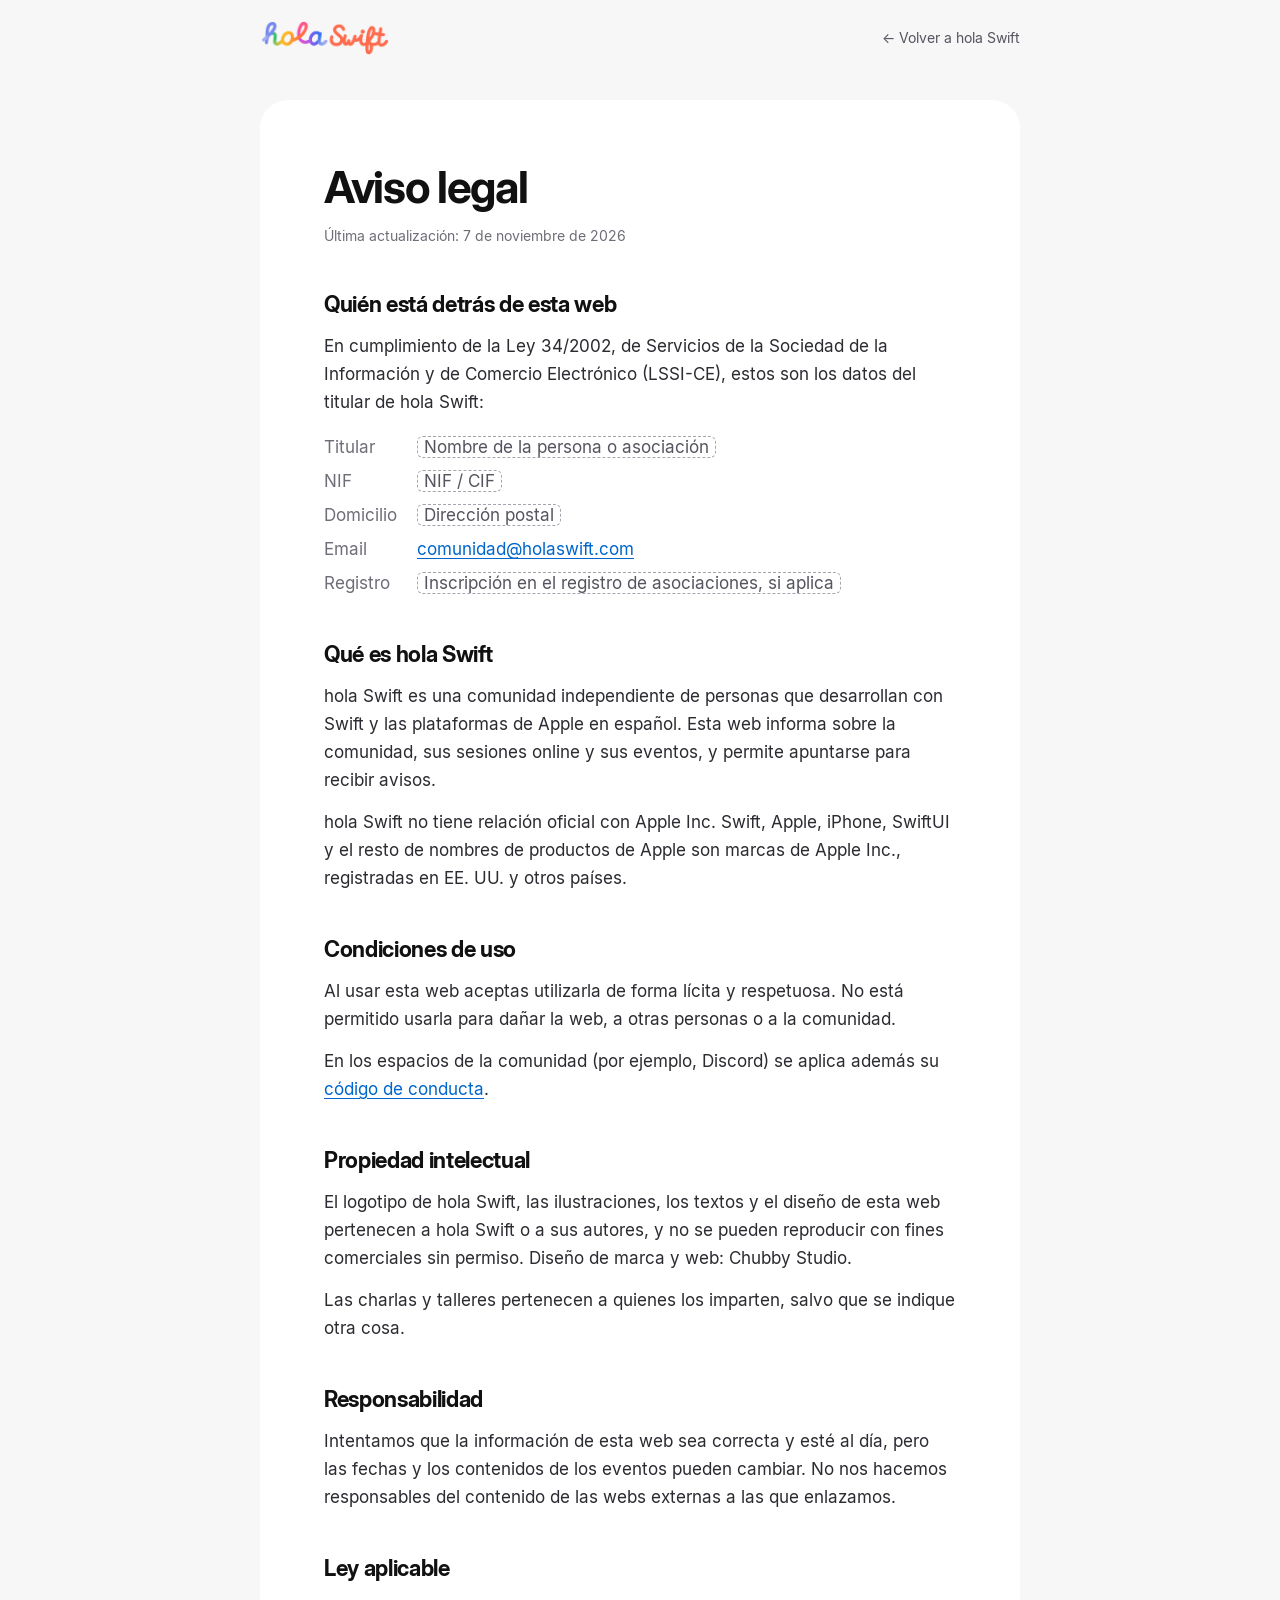
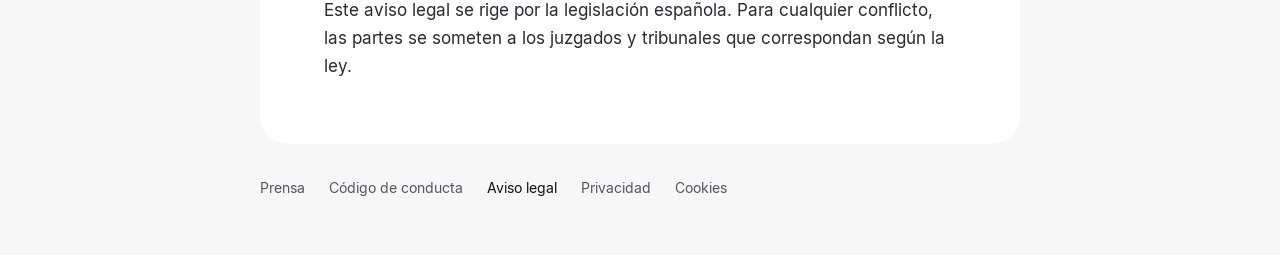
<file: aviso-legal.html>
<!doctype html>
<html lang="es">
<head>
<meta charset="utf-8">
<meta name="viewport" content="width=device-width, initial-scale=1, viewport-fit=cover">
<title>Aviso legal – hola Swift</title>
<meta name="robots" content="noindex">
<meta property="og:type" content="website">
<meta property="og:site_name" content="hola Swift">
<meta property="og:locale" content="es_ES">
<meta property="og:url" content="https://holaswift.com/aviso-legal">
<meta property="og:title" content="Aviso legal – hola Swift">
<meta property="og:description" content="Quién está detrás de hola Swift y las condiciones de uso de la web.">
<meta property="og:image" content="https://holaswift.com/og.jpg">
<meta property="og:image:type" content="image/jpeg">
<meta name="twitter:card" content="summary_large_image">
<meta name="twitter:site" content="@hola_swift">
<link rel="icon" href="favicon.ico" sizes="32x32">
<link rel="icon" href="favicon.svg" type="image/svg+xml">
<link rel="apple-touch-icon" href="apple-touch-icon.png">
<link rel="manifest" href="site.webmanifest">
<link rel="preload" href="assets/fuentes/inter-400.woff2" as="font" type="font/woff2" crossorigin>
<link rel="preload" href="assets/fuentes/inter-display-700.woff2" as="font" type="font/woff2" crossorigin>
<link rel="preload" href="assets/img/logo-horizontal-color.webp" as="image">
<link rel="stylesheet" href="assets/css/base.css">
<link rel="stylesheet" href="assets/css/legal.css">
</head>
<body>
<header>
  <a class="brand" href="/" aria-label="hola Swift, inicio"><img src="assets/img/logo-horizontal-color.webp" alt="hola Swift" width="129" height="36"></a>
  <a class="volver" href="/">← Volver a hola Swift</a>
</header>
<main>
<h1>Aviso legal</h1>
<p class="fecha">Última actualización: 7 de noviembre de 2026</p>

<h2>Quién está detrás de esta web</h2>
<p>En cumplimiento de la Ley 34/2002, de Servicios de la Sociedad de la Información y de Comercio Electrónico (LSSI-CE), estos son los datos del titular de hola Swift:</p>
<dl>
  <dt>Titular</dt><dd><span class="falta">Nombre de la persona o asociación</span></dd>
  <dt>NIF</dt><dd><span class="falta">NIF / CIF</span></dd>
  <dt>Domicilio</dt><dd><span class="falta">Dirección postal</span></dd>
  <dt>Email</dt><dd><a href="mailto:comunidad@holaswift.com">comunidad@holaswift.com</a></dd>
  <dt>Registro</dt><dd><span class="falta">Inscripción en el registro de asociaciones, si aplica</span></dd>
</dl>

<h2>Qué es hola Swift</h2>
<p>hola Swift es una comunidad independiente de personas que desarrollan con Swift y las plataformas de Apple en español. Esta web informa sobre la comunidad, sus sesiones online y sus eventos, y permite apuntarse para recibir avisos.</p>
<p>hola Swift no tiene relación oficial con Apple Inc. Swift, Apple, iPhone, SwiftUI y el resto de nombres de productos de Apple son marcas de Apple Inc., registradas en EE. UU. y otros países.</p>

<h2>Condiciones de uso</h2>
<p>Al usar esta web aceptas utilizarla de forma lícita y respetuosa. No está permitido usarla para dañar la web, a otras personas o a la comunidad.</p>
<p>En los espacios de la comunidad (por ejemplo, Discord) se aplica además su <a href="/codigo-de-conducta">código de conducta</a>.</p>

<h2>Propiedad intelectual</h2>
<p>El logotipo de hola Swift, las ilustraciones, los textos y el diseño de esta web pertenecen a hola Swift o a sus autores, y no se pueden reproducir con fines comerciales sin permiso. Diseño de marca y web: Chubby Studio.</p>
<p>Las charlas y talleres pertenecen a quienes los imparten, salvo que se indique otra cosa.</p>

<h2>Responsabilidad</h2>
<p>Intentamos que la información de esta web sea correcta y esté al día, pero las fechas y los contenidos de los eventos pueden cambiar. No nos hacemos responsables del contenido de las webs externas a las que enlazamos.</p>

<h2>Ley aplicable</h2>
<p>Este aviso legal se rige por la legislación española. Para cualquier conflicto, las partes se someten a los juzgados y tribunales que correspondan según la ley.</p>
</main>
<footer>
  <a href="/prensa/">Prensa</a>
  <a href="/codigo-de-conducta">Código de conducta</a>
  <a href="/aviso-legal" aria-current="page">Aviso legal</a>
  <a href="/privacidad">Privacidad</a>
  <a href="/cookies">Cookies</a>
</footer>
<!-- Cloudflare Web Analytics --><script type='module' src='https://static.cloudflareinsights.com/beacon.min.js' data-cf-beacon='{"token": "7561489e4dd0451fa2644e23cd72c6c9"}'></script><!-- End Cloudflare Web Analytics -->
</body>
</html>
</file>
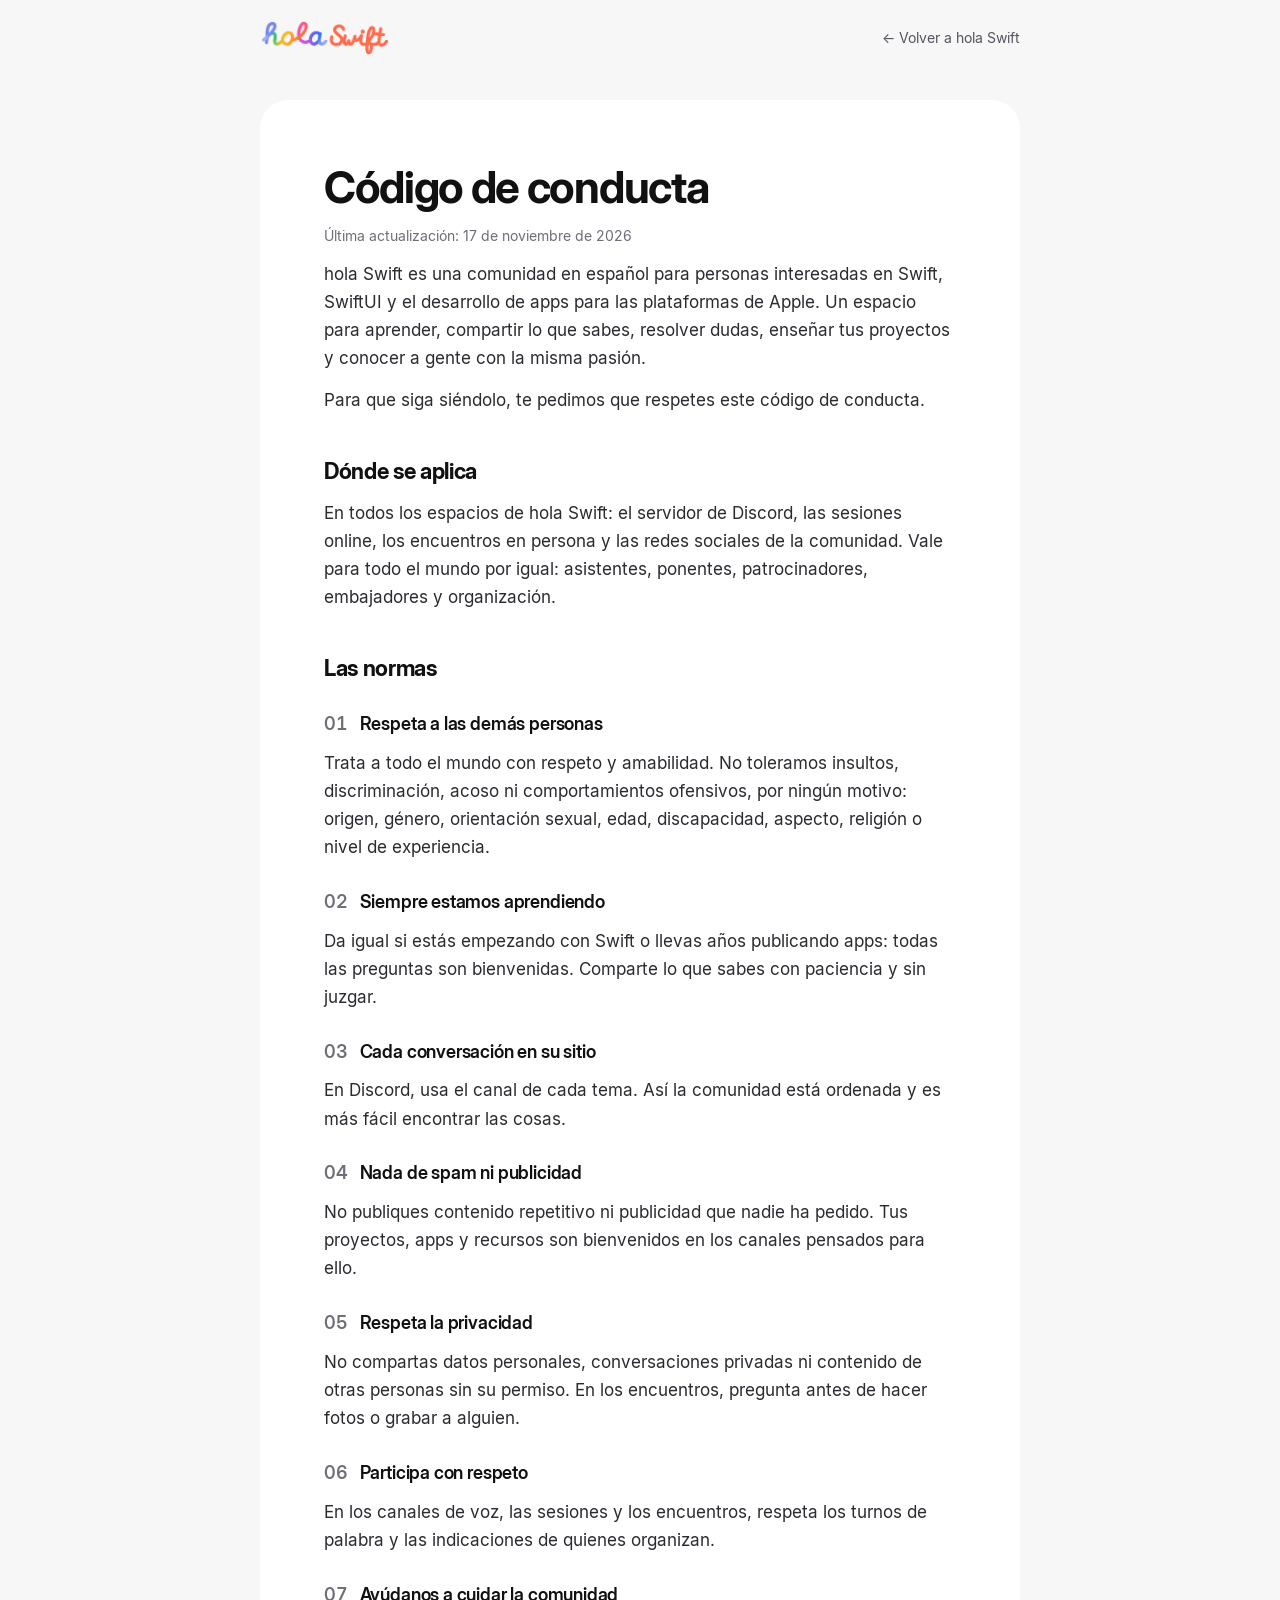
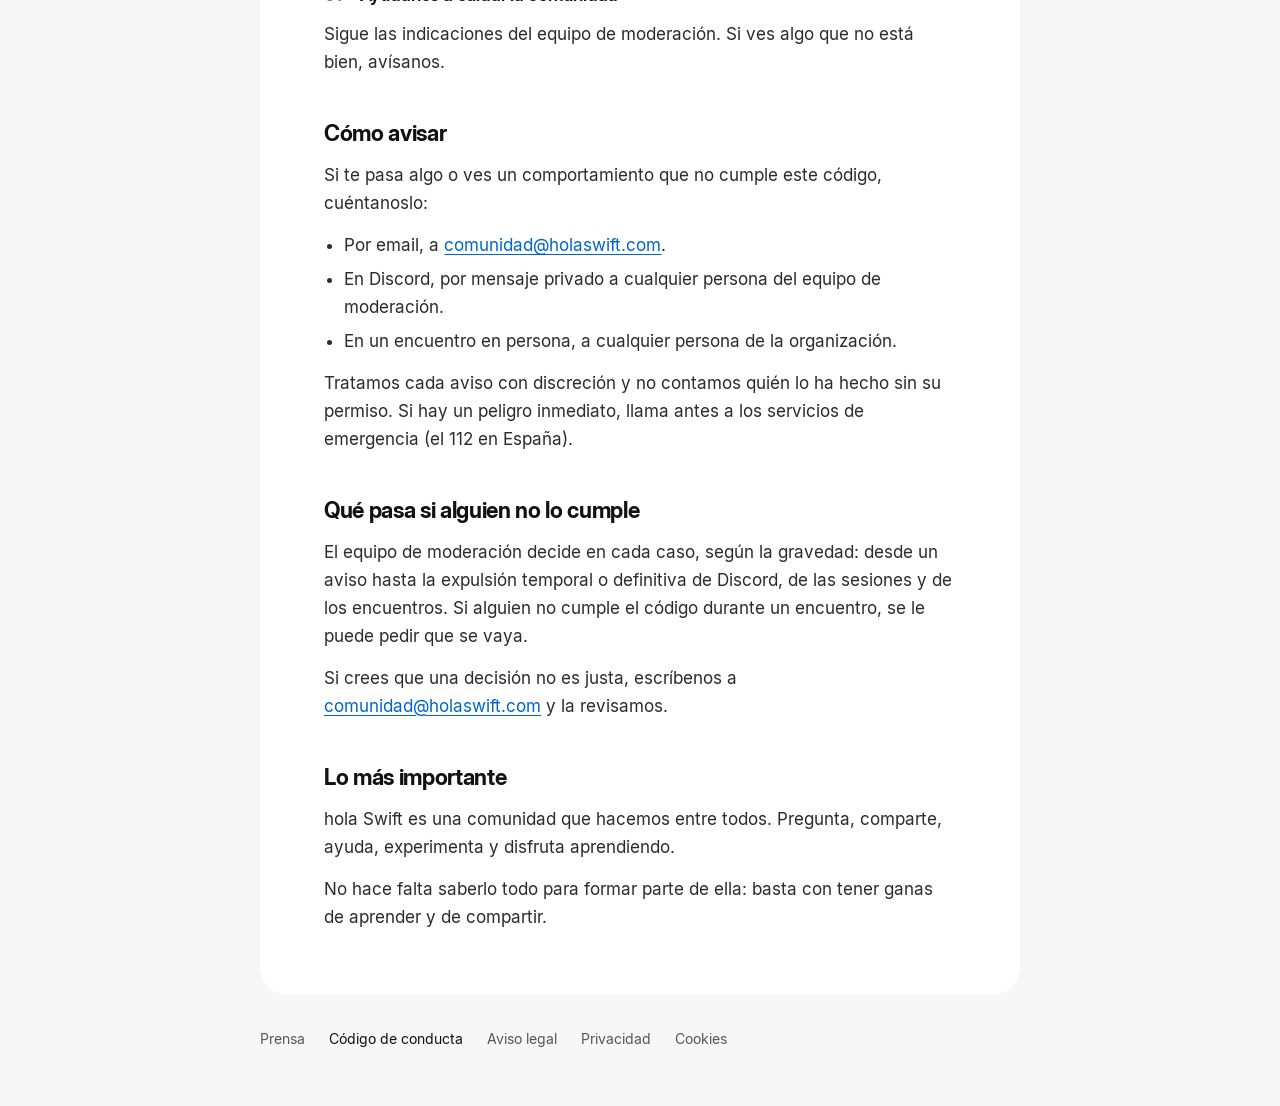
<file: codigo-de-conducta.html>
<!doctype html>
<html lang="es">
<head>
<meta charset="utf-8">
<meta name="viewport" content="width=device-width, initial-scale=1, viewport-fit=cover">
<title>Código de conducta – hola Swift</title>
<meta name="description" content="Cómo nos tratamos en hola Swift: en Discord, en las sesiones online y en los encuentros en persona, y cómo avisar si algo no va bien.">
<meta property="og:type" content="website">
<meta property="og:site_name" content="hola Swift">
<meta property="og:locale" content="es_ES">
<meta property="og:url" content="https://holaswift.com/codigo-de-conducta">
<meta property="og:title" content="Código de conducta – hola Swift">
<meta property="og:description" content="Cómo nos tratamos en hola Swift: en Discord, en las sesiones online y en los encuentros en persona, y cómo avisar si algo no va bien.">
<meta property="og:image" content="https://holaswift.com/og.jpg">
<meta property="og:image:type" content="image/jpeg">
<meta name="twitter:card" content="summary_large_image">
<meta name="twitter:site" content="@hola_swift">
<link rel="canonical" href="https://holaswift.com/codigo-de-conducta">
<link rel="icon" href="favicon.ico" sizes="32x32">
<link rel="icon" href="favicon.svg" type="image/svg+xml">
<link rel="apple-touch-icon" href="apple-touch-icon.png">
<link rel="manifest" href="site.webmanifest">
<link rel="preload" href="assets/fuentes/inter-400.woff2" as="font" type="font/woff2" crossorigin>
<link rel="preload" href="assets/fuentes/inter-display-700.woff2" as="font" type="font/woff2" crossorigin>
<link rel="preload" href="assets/img/logo-horizontal-color.webp" as="image">
<link rel="stylesheet" href="assets/css/base.css">
<link rel="stylesheet" href="assets/css/legal.css">
</head>
<body>
<header>
  <a class="brand" href="/" aria-label="hola Swift, inicio"><img src="assets/img/logo-horizontal-color.webp" alt="hola Swift" width="129" height="36"></a>
  <a class="volver" href="/">← Volver a hola Swift</a>
</header>
<main>
<h1>Código de conducta</h1>
<p class="fecha">Última actualización: 17 de noviembre de 2026</p>

<p>hola Swift es una comunidad en español para personas interesadas en Swift, SwiftUI y el desarrollo de apps para las plataformas de Apple. Un espacio para aprender, compartir lo que sabes, resolver dudas, enseñar tus proyectos y conocer a gente con la misma pasión.</p>
<p>Para que siga siéndolo, te pedimos que respetes este código de conducta.</p>

<h2>Dónde se aplica</h2>
<p>En todos los espacios de hola Swift: el servidor de Discord, las sesiones online, los encuentros en persona y las redes sociales de la comunidad. Vale para todo el mundo por igual: asistentes, ponentes, patrocinadores, embajadores y organización.</p>

<h2>Las normas</h2>

<h3><span class="num">01</span>Respeta a las demás personas</h3>
<p>Trata a todo el mundo con respeto y amabilidad. No toleramos insultos, discriminación, acoso ni comportamientos ofensivos, por ningún motivo: origen, género, orientación sexual, edad, discapacidad, aspecto, religión o nivel de experiencia.</p>

<h3><span class="num">02</span>Siempre estamos aprendiendo</h3>
<p>Da igual si estás empezando con Swift o llevas años publicando apps: todas las preguntas son bienvenidas. Comparte lo que sabes con paciencia y sin juzgar.</p>

<h3><span class="num">03</span>Cada conversación en su sitio</h3>
<p>En Discord, usa el canal de cada tema. Así la comunidad está ordenada y es más fácil encontrar las cosas.</p>

<h3><span class="num">04</span>Nada de spam ni publicidad</h3>
<p>No publiques contenido repetitivo ni publicidad que nadie ha pedido. Tus proyectos, apps y recursos son bienvenidos en los canales pensados para ello.</p>

<h3><span class="num">05</span>Respeta la privacidad</h3>
<p>No compartas datos personales, conversaciones privadas ni contenido de otras personas sin su permiso. En los encuentros, pregunta antes de hacer fotos o grabar a alguien.</p>

<h3><span class="num">06</span>Participa con respeto</h3>
<p>En los canales de voz, las sesiones y los encuentros, respeta los turnos de palabra y las indicaciones de quienes organizan.</p>

<h3><span class="num">07</span>Ayúdanos a cuidar la comunidad</h3>
<p>Sigue las indicaciones del equipo de moderación. Si ves algo que no está bien, avísanos.</p>

<h2>Cómo avisar</h2>
<p>Si te pasa algo o ves un comportamiento que no cumple este código, cuéntanoslo:</p>
<ul>
  <li>Por email, a <a href="mailto:comunidad@holaswift.com">comunidad@holaswift.com</a>.</li>
  <li>En Discord, por mensaje privado a cualquier persona del equipo de moderación.</li>
  <li>En un encuentro en persona, a cualquier persona de la organización.</li>
</ul>
<p>Tratamos cada aviso con discreción y no contamos quién lo ha hecho sin su permiso. Si hay un peligro inmediato, llama antes a los servicios de emergencia (el 112 en España).</p>

<h2>Qué pasa si alguien no lo cumple</h2>
<p>El equipo de moderación decide en cada caso, según la gravedad: desde un aviso hasta la expulsión temporal o definitiva de Discord, de las sesiones y de los encuentros. Si alguien no cumple el código durante un encuentro, se le puede pedir que se vaya.</p>
<p>Si crees que una decisión no es justa, escríbenos a <a href="mailto:comunidad@holaswift.com">comunidad@holaswift.com</a> y la revisamos.</p>

<h2>Lo más importante</h2>
<p>hola Swift es una comunidad que hacemos entre todos. Pregunta, comparte, ayuda, experimenta y disfruta aprendiendo.</p>
<p>No hace falta saberlo todo para formar parte de ella: basta con tener ganas de aprender y de compartir.</p>
</main>
<footer>
  <a href="/prensa/">Prensa</a>
  <a href="/codigo-de-conducta" aria-current="page">Código de conducta</a>
  <a href="/aviso-legal">Aviso legal</a>
  <a href="/privacidad">Privacidad</a>
  <a href="/cookies">Cookies</a>
</footer>
<!-- Cloudflare Web Analytics --><script type='module' src='https://static.cloudflareinsights.com/beacon.min.js' data-cf-beacon='{"token": "7561489e4dd0451fa2644e23cd72c6c9"}'></script><!-- End Cloudflare Web Analytics -->
</body>
</html>
</file>
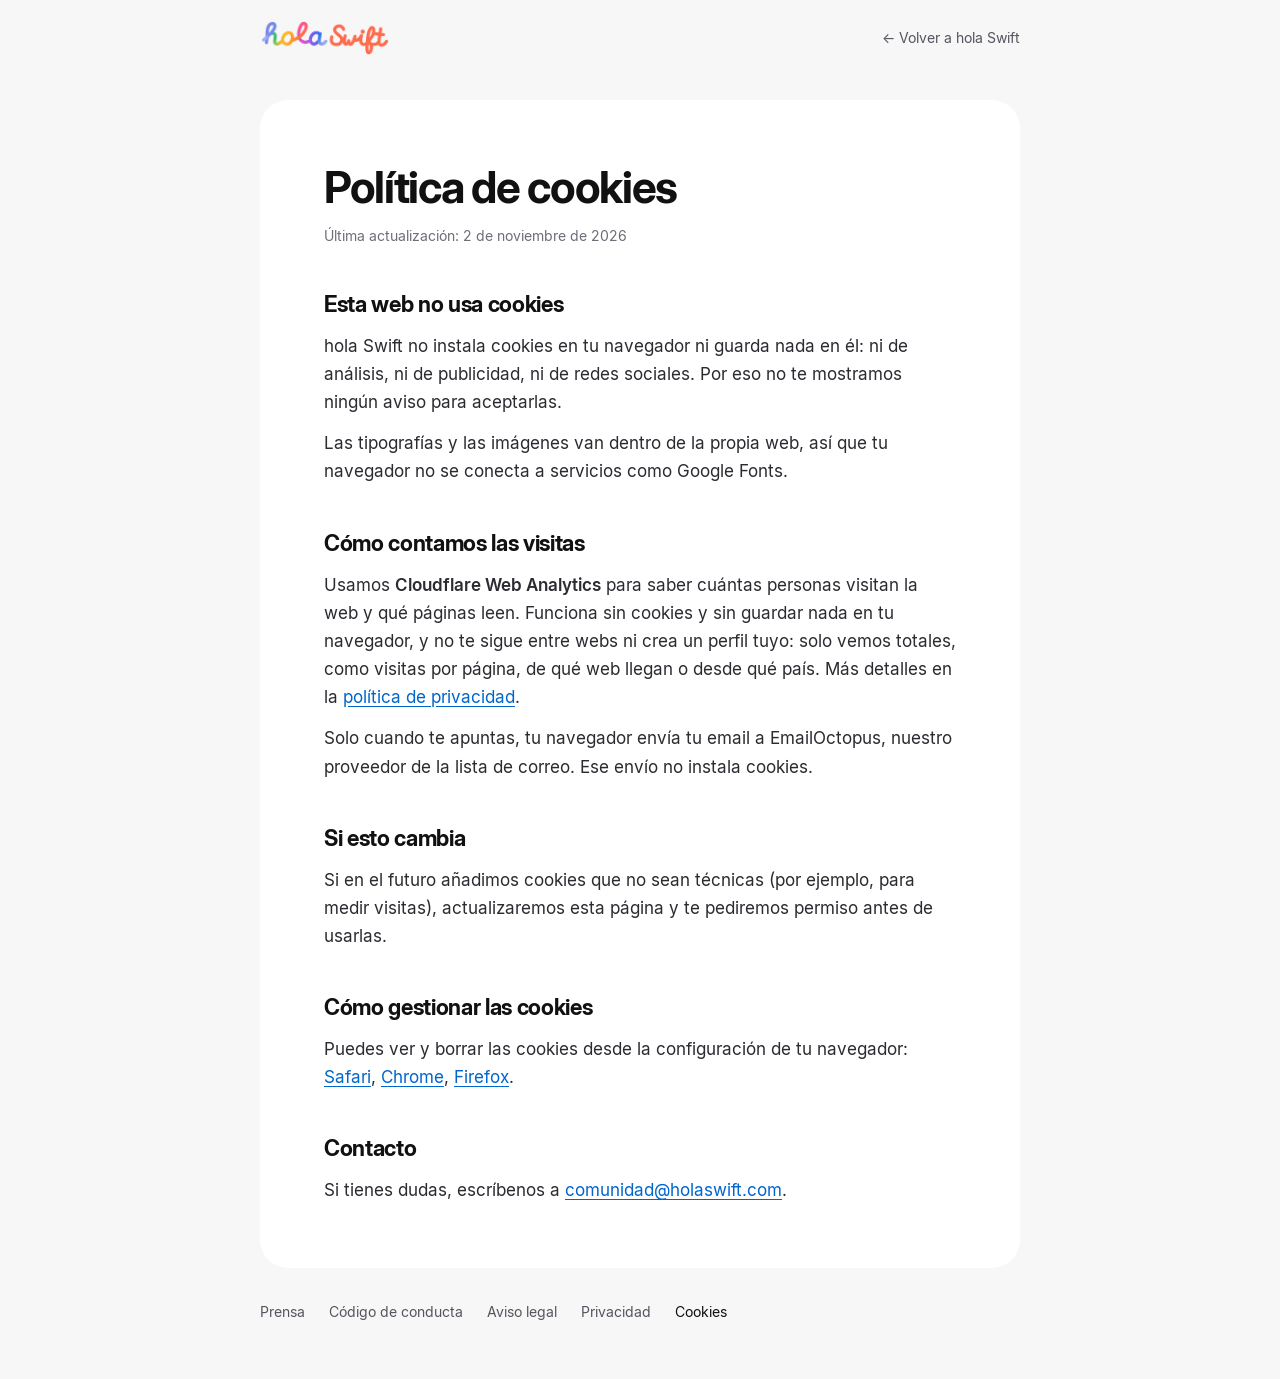
<file: cookies.html>
<!doctype html>
<html lang="es">
<head>
<meta charset="utf-8">
<meta name="viewport" content="width=device-width, initial-scale=1, viewport-fit=cover">
<title>Política de cookies – hola Swift</title>
<meta name="robots" content="noindex">
<meta property="og:type" content="website">
<meta property="og:site_name" content="hola Swift">
<meta property="og:locale" content="es_ES">
<meta property="og:url" content="https://holaswift.com/cookies">
<meta property="og:title" content="Política de cookies – hola Swift">
<meta property="og:description" content="La web de hola Swift no usa cookies. Aquí te contamos qué medimos y cómo.">
<meta property="og:image" content="https://holaswift.com/og.jpg">
<meta property="og:image:type" content="image/jpeg">
<meta name="twitter:card" content="summary_large_image">
<meta name="twitter:site" content="@hola_swift">
<link rel="icon" href="favicon.ico" sizes="32x32">
<link rel="icon" href="favicon.svg" type="image/svg+xml">
<link rel="apple-touch-icon" href="apple-touch-icon.png">
<link rel="manifest" href="site.webmanifest">
<link rel="preload" href="assets/fuentes/inter-400.woff2" as="font" type="font/woff2" crossorigin>
<link rel="preload" href="assets/fuentes/inter-display-700.woff2" as="font" type="font/woff2" crossorigin>
<link rel="preload" href="assets/img/logo-horizontal-color.webp" as="image">
<link rel="stylesheet" href="assets/css/base.css">
<link rel="stylesheet" href="assets/css/legal.css">
</head>
<body>
<header>
  <a class="brand" href="/" aria-label="hola Swift, inicio"><img src="assets/img/logo-horizontal-color.webp" alt="hola Swift" width="129" height="36"></a>
  <a class="volver" href="/">← Volver a hola Swift</a>
</header>
<main>
<h1>Política de cookies</h1>
<p class="fecha">Última actualización: 2 de noviembre de 2026</p>

<h2>Esta web no usa cookies</h2>
<p>hola Swift no instala cookies en tu navegador ni guarda nada en él: ni de análisis, ni de publicidad, ni de redes sociales. Por eso no te mostramos ningún aviso para aceptarlas.</p>
<p>Las tipografías y las imágenes van dentro de la propia web, así que tu navegador no se conecta a servicios como Google Fonts.</p>

<h2>Cómo contamos las visitas</h2>
<p>Usamos <strong>Cloudflare Web Analytics</strong> para saber cuántas personas visitan la web y qué páginas leen. Funciona sin cookies y sin guardar nada en tu navegador, y no te sigue entre webs ni crea un perfil tuyo: solo vemos totales, como visitas por página, de qué web llegan o desde qué país. Más detalles en la <a href="/privacidad">política de privacidad</a>.</p>
<p>Solo cuando te apuntas, tu navegador envía tu email a EmailOctopus, nuestro proveedor de la lista de correo. Ese envío no instala cookies.</p>

<h2>Si esto cambia</h2>
<p>Si en el futuro añadimos cookies que no sean técnicas (por ejemplo, para medir visitas), actualizaremos esta página y te pediremos permiso antes de usarlas.</p>

<h2>Cómo gestionar las cookies</h2>
<p>Puedes ver y borrar las cookies desde la configuración de tu navegador: <a href="https://support.apple.com/es-es/guide/safari/sfri11471/mac" rel="noopener">Safari</a>, <a href="https://support.google.com/chrome/answer/95647?hl=es" rel="noopener">Chrome</a>, <a href="https://support.mozilla.org/es/kb/Borrar%20cookies" rel="noopener">Firefox</a>.</p>

<h2>Contacto</h2>
<p>Si tienes dudas, escríbenos a <a href="mailto:comunidad@holaswift.com">comunidad@holaswift.com</a>.</p>
</main>
<footer>
  <a href="/prensa/">Prensa</a>
  <a href="/codigo-de-conducta">Código de conducta</a>
  <a href="/aviso-legal">Aviso legal</a>
  <a href="/privacidad">Privacidad</a>
  <a href="/cookies" aria-current="page">Cookies</a>
</footer>
<!-- Cloudflare Web Analytics --><script type='module' src='https://static.cloudflareinsights.com/beacon.min.js' data-cf-beacon='{"token": "7561489e4dd0451fa2644e23cd72c6c9"}'></script><!-- End Cloudflare Web Analytics -->
</body>
</html>
</file>
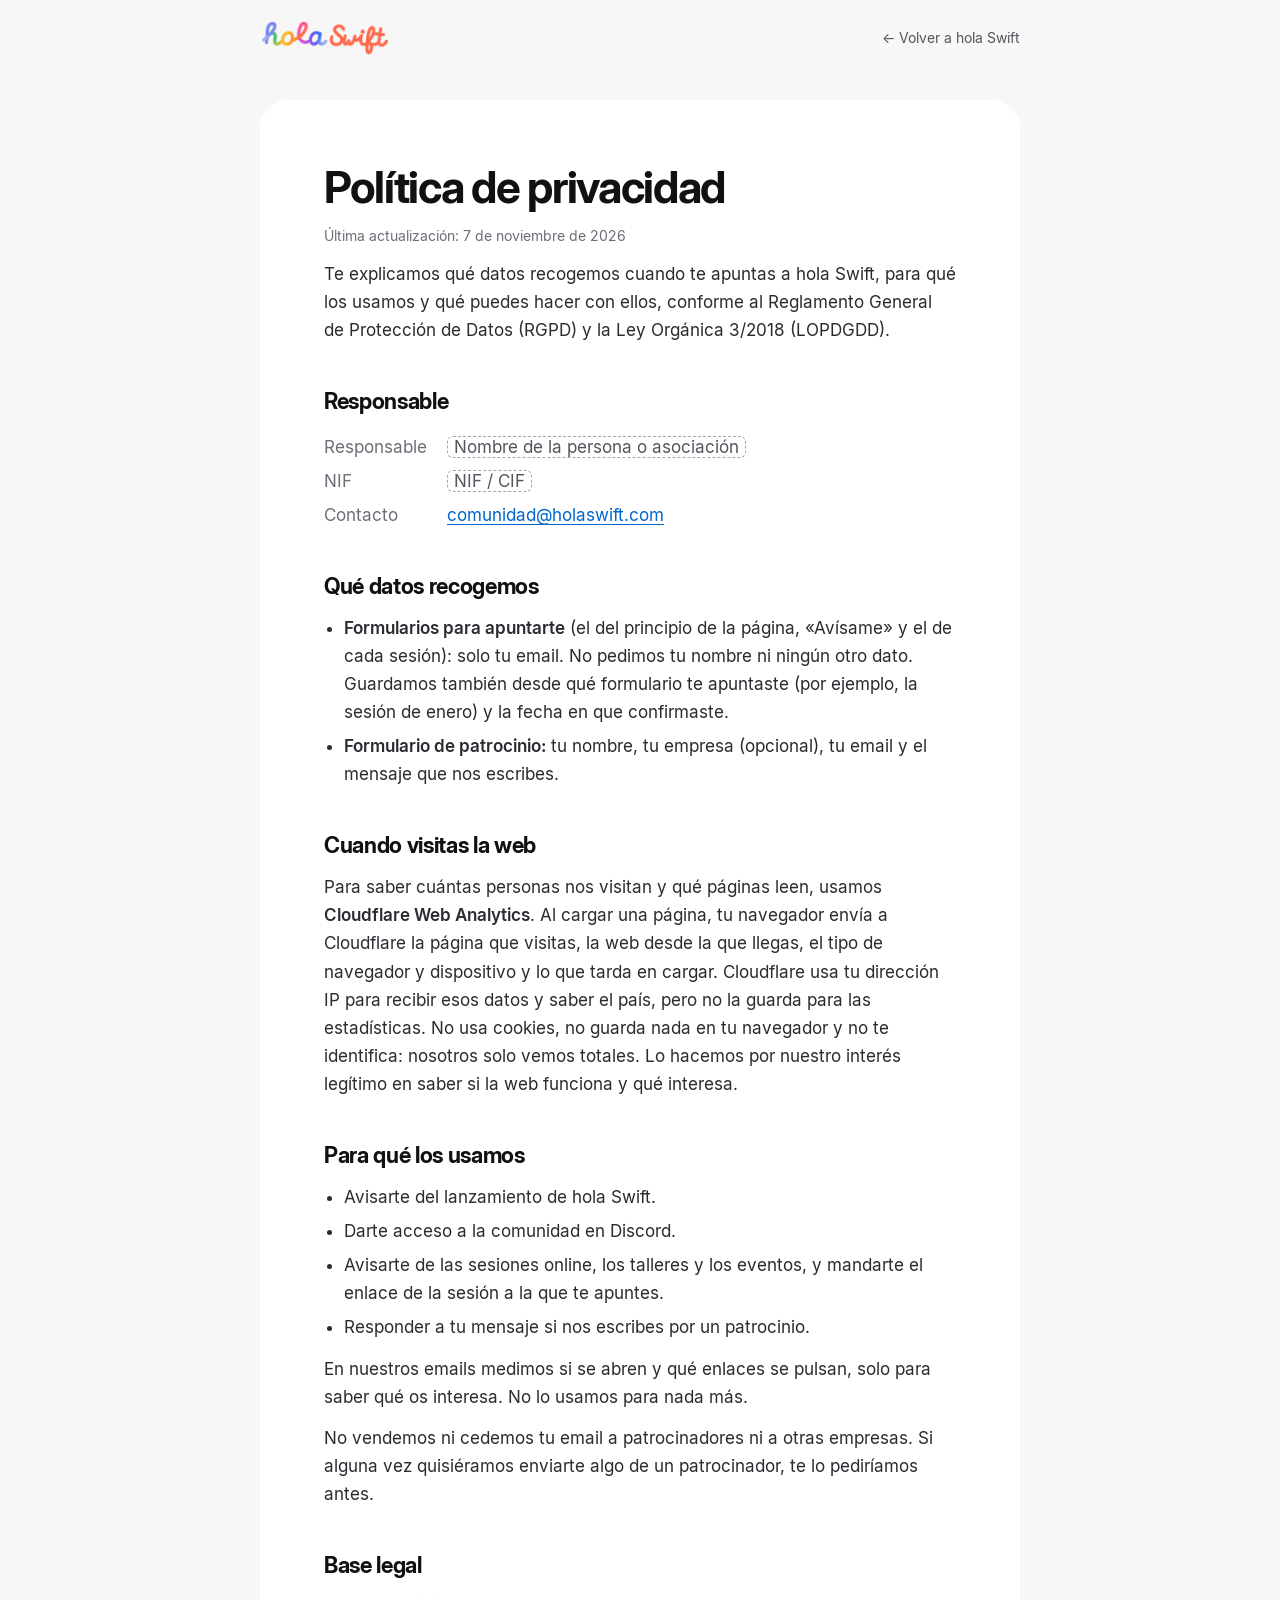
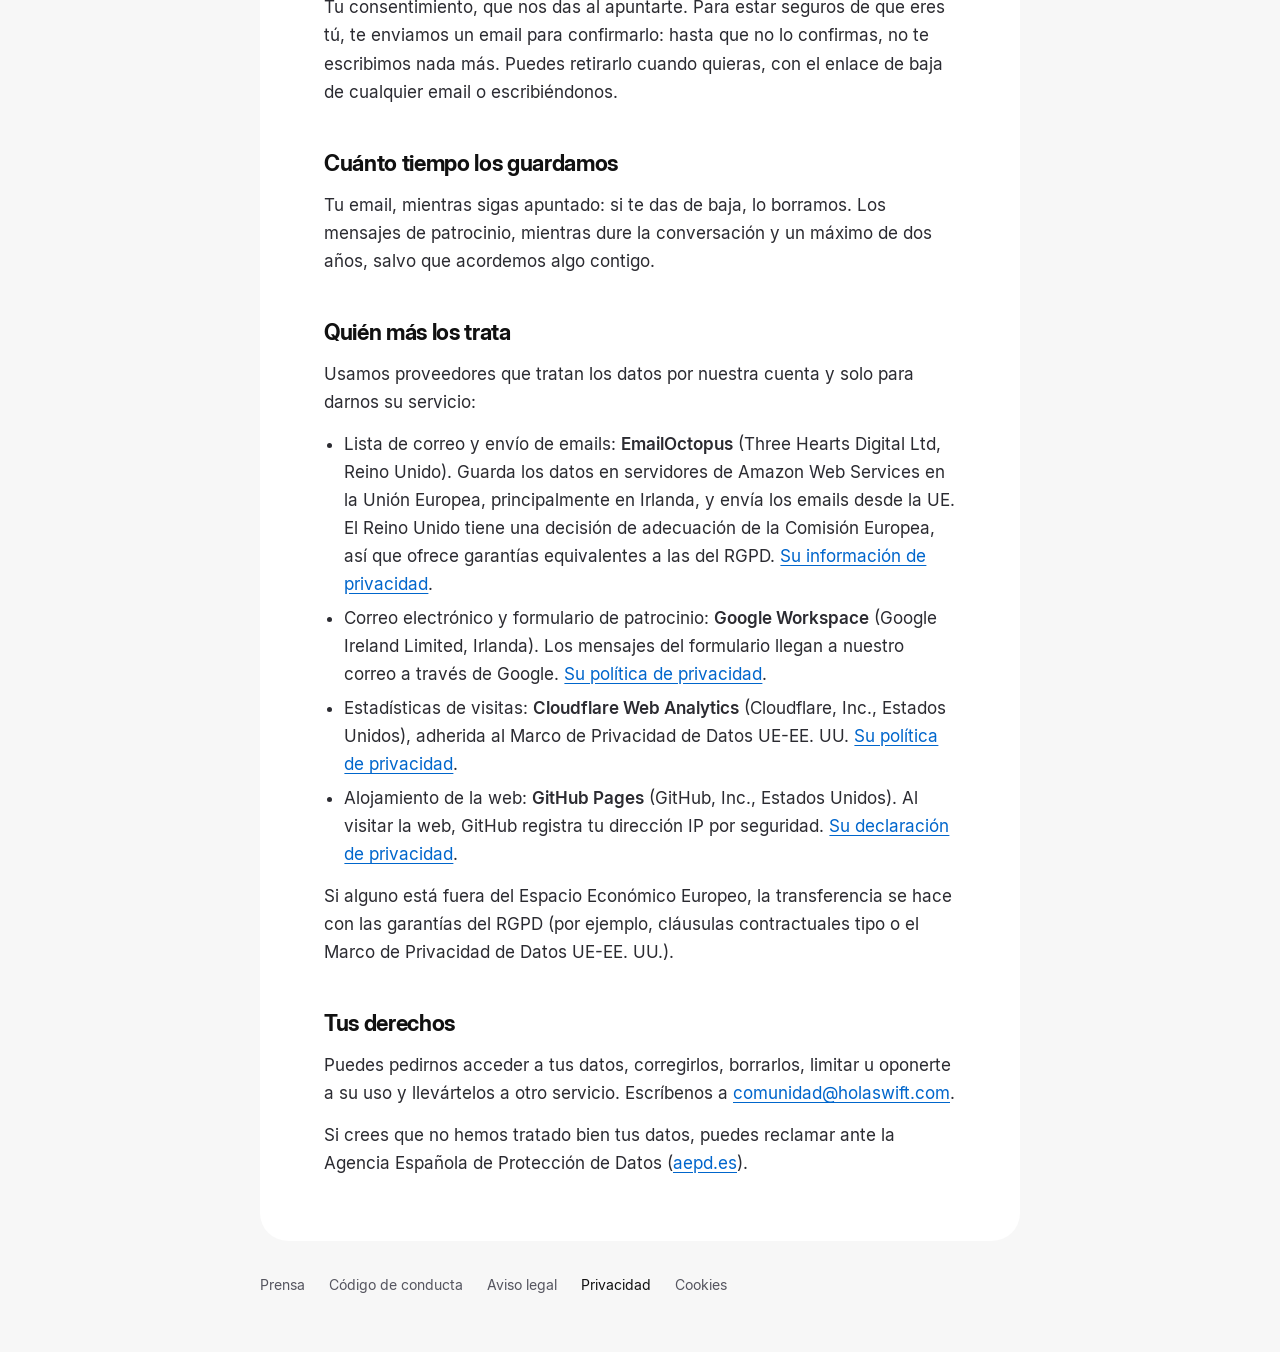
<file: privacidad.html>
<!doctype html>
<html lang="es">
<head>
<meta charset="utf-8">
<meta name="viewport" content="width=device-width, initial-scale=1, viewport-fit=cover">
<title>Política de privacidad – hola Swift</title>
<meta name="robots" content="noindex">
<meta property="og:type" content="website">
<meta property="og:site_name" content="hola Swift">
<meta property="og:locale" content="es_ES">
<meta property="og:url" content="https://holaswift.com/privacidad">
<meta property="og:title" content="Política de privacidad – hola Swift">
<meta property="og:description" content="Qué datos tratamos en hola Swift, para qué y qué derechos tienes.">
<meta property="og:image" content="https://holaswift.com/og.jpg">
<meta property="og:image:type" content="image/jpeg">
<meta name="twitter:card" content="summary_large_image">
<meta name="twitter:site" content="@hola_swift">
<link rel="icon" href="favicon.ico" sizes="32x32">
<link rel="icon" href="favicon.svg" type="image/svg+xml">
<link rel="apple-touch-icon" href="apple-touch-icon.png">
<link rel="manifest" href="site.webmanifest">
<link rel="preload" href="assets/fuentes/inter-400.woff2" as="font" type="font/woff2" crossorigin>
<link rel="preload" href="assets/fuentes/inter-display-700.woff2" as="font" type="font/woff2" crossorigin>
<link rel="preload" href="assets/img/logo-horizontal-color.webp" as="image">
<link rel="stylesheet" href="assets/css/base.css">
<link rel="stylesheet" href="assets/css/legal.css">
</head>
<body>
<header>
  <a class="brand" href="/" aria-label="hola Swift, inicio"><img src="assets/img/logo-horizontal-color.webp" alt="hola Swift" width="129" height="36"></a>
  <a class="volver" href="/">← Volver a hola Swift</a>
</header>
<main>
<h1>Política de privacidad</h1>
<p class="fecha">Última actualización: 7 de noviembre de 2026</p>

<p>Te explicamos qué datos recogemos cuando te apuntas a hola Swift, para qué los usamos y qué puedes hacer con ellos, conforme al Reglamento General de Protección de Datos (RGPD) y la Ley Orgánica 3/2018 (LOPDGDD).</p>

<h2>Responsable</h2>
<dl>
  <dt>Responsable</dt><dd><span class="falta">Nombre de la persona o asociación</span></dd>
  <dt>NIF</dt><dd><span class="falta">NIF / CIF</span></dd>
  <dt>Contacto</dt><dd><a href="mailto:comunidad@holaswift.com">comunidad@holaswift.com</a></dd>
</dl>

<h2>Qué datos recogemos</h2>
<ul>
  <li><strong>Formularios para apuntarte</strong> (el del principio de la página, «Avísame» y el de cada sesión): solo tu email. No pedimos tu nombre ni ningún otro dato. Guardamos también desde qué formulario te apuntaste (por ejemplo, la sesión de enero) y la fecha en que confirmaste.</li>
  <li><strong>Formulario de patrocinio:</strong> tu nombre, tu empresa (opcional), tu email y el mensaje que nos escribes.</li>
</ul>

<h2>Cuando visitas la web</h2>
<p>Para saber cuántas personas nos visitan y qué páginas leen, usamos <strong>Cloudflare Web Analytics</strong>. Al cargar una página, tu navegador envía a Cloudflare la página que visitas, la web desde la que llegas, el tipo de navegador y dispositivo y lo que tarda en cargar. Cloudflare usa tu dirección IP para recibir esos datos y saber el país, pero no la guarda para las estadísticas. No usa cookies, no guarda nada en tu navegador y no te identifica: nosotros solo vemos totales. Lo hacemos por nuestro interés legítimo en saber si la web funciona y qué interesa.</p>

<h2>Para qué los usamos</h2>
<ul>
  <li>Avisarte del lanzamiento de hola Swift.</li>
  <li>Darte acceso a la comunidad en Discord.</li>
  <li>Avisarte de las sesiones online, los talleres y los eventos, y mandarte el enlace de la sesión a la que te apuntes.</li>
  <li>Responder a tu mensaje si nos escribes por un patrocinio.</li>
</ul>
<p>En nuestros emails medimos si se abren y qué enlaces se pulsan, solo para saber qué os interesa. No lo usamos para nada más.</p>
<p>No vendemos ni cedemos tu email a patrocinadores ni a otras empresas. Si alguna vez quisiéramos enviarte algo de un patrocinador, te lo pediríamos antes.</p>

<h2>Base legal</h2>
<p>Tu consentimiento, que nos das al apuntarte. Para estar seguros de que eres tú, te enviamos un email para confirmarlo: hasta que no lo confirmas, no te escribimos nada más. Puedes retirarlo cuando quieras, con el enlace de baja de cualquier email o escribiéndonos.</p>

<h2>Cuánto tiempo los guardamos</h2>
<p>Tu email, mientras sigas apuntado: si te das de baja, lo borramos. Los mensajes de patrocinio, mientras dure la conversación y un máximo de dos años, salvo que acordemos algo contigo.</p>

<h2>Quién más los trata</h2>
<p>Usamos proveedores que tratan los datos por nuestra cuenta y solo para darnos su servicio:</p>
<ul>
  <li>Lista de correo y envío de emails: <strong>EmailOctopus</strong> (Three Hearts Digital Ltd, Reino Unido). Guarda los datos en servidores de Amazon Web Services en la Unión Europea, principalmente en Irlanda, y envía los emails desde la UE. El Reino Unido tiene una decisión de adecuación de la Comisión Europea, así que ofrece garantías equivalentes a las del RGPD. <a href="https://emailoctopus.com/legal/gdpr" rel="noopener">Su información de privacidad</a>.</li>
  <li>Correo electrónico y formulario de patrocinio: <strong>Google Workspace</strong> (Google Ireland Limited, Irlanda). Los mensajes del formulario llegan a nuestro correo a través de Google. <a href="https://policies.google.com/privacy?hl=es" rel="noopener">Su política de privacidad</a>.</li>
  <li>Estadísticas de visitas: <strong>Cloudflare Web Analytics</strong> (Cloudflare, Inc., Estados Unidos), adherida al Marco de Privacidad de Datos UE-EE. UU. <a href="https://www.cloudflare.com/es-es/privacypolicy/" rel="noopener">Su política de privacidad</a>.</li>
  <li>Alojamiento de la web: <strong>GitHub Pages</strong> (GitHub, Inc., Estados Unidos). Al visitar la web, GitHub registra tu dirección IP por seguridad. <a href="https://docs.github.com/es/site-policy/privacy-policies/github-general-privacy-statement" rel="noopener">Su declaración de privacidad</a>.</li>
</ul>
<p>Si alguno está fuera del Espacio Económico Europeo, la transferencia se hace con las garantías del RGPD (por ejemplo, cláusulas contractuales tipo o el Marco de Privacidad de Datos UE-EE. UU.).</p>

<h2>Tus derechos</h2>
<p>Puedes pedirnos acceder a tus datos, corregirlos, borrarlos, limitar u oponerte a su uso y llevártelos a otro servicio. Escríbenos a <a href="mailto:comunidad@holaswift.com">comunidad@holaswift.com</a>.</p>
<p>Si crees que no hemos tratado bien tus datos, puedes reclamar ante la Agencia Española de Protección de Datos (<a href="https://www.aepd.es" rel="noopener">aepd.es</a>).</p>
</main>
<footer>
  <a href="/prensa/">Prensa</a>
  <a href="/codigo-de-conducta">Código de conducta</a>
  <a href="/aviso-legal">Aviso legal</a>
  <a href="/privacidad" aria-current="page">Privacidad</a>
  <a href="/cookies">Cookies</a>
</footer>
<!-- Cloudflare Web Analytics --><script type='module' src='https://static.cloudflareinsights.com/beacon.min.js' data-cf-beacon='{"token": "7561489e4dd0451fa2644e23cd72c6c9"}'></script><!-- End Cloudflare Web Analytics -->
</body>
</html>
</file>
<file: assets/css/base.css>
/* What every page of holaswift.com shares: fonts, brand tokens, the logo and the main button.
   /prensa/, /presentaciones/ and /herramientas/ live in other repositories and load it as /assets/css/base.css. */
@font-face{font-family:"Inter";src:url(../fuentes/inter-400.woff2) format("woff2");font-weight:400;font-display:swap}
@font-face{font-family:"Inter";src:url(../fuentes/inter-500.woff2) format("woff2");font-weight:500;font-display:swap}
@font-face{font-family:"Inter";src:url(../fuentes/inter-600.woff2) format("woff2");font-weight:600;font-display:swap}
@font-face{font-family:"Inter Display";src:url(../fuentes/inter-display-600.woff2) format("woff2");font-weight:600;font-display:swap}
@font-face{font-family:"Inter Display";src:url(../fuentes/inter-display-700.woff2) format("woff2");font-weight:700;font-display:swap}
/* tokens from the hola Swift brand book (claude.ai/artifact/Q1u5tedocMigdjNJV3gRU2) */
:root{
  --page:#F7F7F7; --surface:#FFFFFF; --hairline:#E3E3E8; --text:#111111; --text-2:#55555F; --text-3:#6E6E78;
  --link:#0066CC; --interface:#007AFF;   /* blue: the interface (links, focus); orange: Swift and the main buttons */
  --button:#D24020; --button-press:#B83519;   /* deeper orange so white text reaches 4.7:1 (#FF6B4D only gives 2.8:1) */
  --cta:#F05138; --cta-press:#DE4529;   /* the Swift logo's orange: white text only reaches 3.5:1, a brand choice */
  /* the clay of the 3D logo: light from above, edges rounding into shade */
  --clay:radial-gradient(90% 70% at 50% 18%,rgba(255,255,255,.2),transparent 70%),linear-gradient(rgba(255,255,255,.08),transparent 40%,transparent 62%,rgba(90,20,0,.14));
  --clay-edge:inset 0 1.5px 1px rgba(255,255,255,.3),inset 0 -2px 4px rgba(110,25,0,.2),inset 0 0 0 1px rgba(150,40,10,.14),0 3px 8px -3px rgba(200,60,20,.45);
  /* pressed: the light flips, as if the clay were pushed in */
  --clay-in:linear-gradient(rgba(90,20,0,.2),transparent 45%,transparent 72%,rgba(255,255,255,.1));
  --clay-in-edge:inset 0 2px 5px rgba(100,20,0,.38),inset 0 -1px 1px rgba(255,255,255,.22),inset 0 0 0 1px rgba(150,40,10,.18),0 1px 2px -1px rgba(200,60,20,.4);
  --swift:#FF6B4D;
  --f-headings:"Inter Display","Inter",system-ui,sans-serif; --f-text:"Inter",system-ui,sans-serif;
  --ease-out:cubic-bezier(.16,1,.3,1);
  --sa-t:env(safe-area-inset-top,0px); --sa-r:env(safe-area-inset-right,0px); --sa-b:env(safe-area-inset-bottom,0px); --sa-l:env(safe-area-inset-left,0px);
  color-scheme:light;
}
/* iPad has no notch: what Safari 26 reports there as the top inset is its own toolbar, which the page already sits below,
   so adding it only left an empty band above the bar. 744px is the narrowest iPad; the height keeps out an iPhone in landscape (under 450px tall) */
@media (pointer:coarse) and (min-width:744px) and (min-height:520px){:root{--sa-t:0px}}
*{box-sizing:border-box}
[hidden]{display:none!important}
body{margin:0;background:var(--page);color:var(--text);font-family:var(--f-text);-webkit-font-smoothing:antialiased}

.brand{display:block;line-height:0}
.brand img{display:block;height:36px;width:auto}
@media (max-width:760px){.brand img{height:30px}}

.btn{display:inline-flex;align-items:center;justify-content:center;height:40px;padding:0 18px;border-radius:999px;border:0;background:var(--clay),var(--cta);box-shadow:var(--clay-edge);color:#fff;text-shadow:0 1px 1px rgba(120,25,0,.25);
  font:600 15px/1 var(--f-text);text-decoration:none;cursor:pointer;white-space:nowrap;transition:transform .2s var(--ease-out),background-color .2s,box-shadow .12s}
.btn:hover{background-color:var(--cta-press)}
.btn:active:not(:disabled){background:var(--clay-in),var(--cta-press);box-shadow:var(--clay-in-edge);transform:translateY(1px) scale(.98)}
.btn.lg{height:52px;padding:0 26px;font-size:17px}
</file>
<file: assets/css/holaswift.css>
@font-face{font-family:"Homemade Apple";src:url(../fuentes/homemade-apple-400.woff2) format("woff2");font-weight:400;font-display:swap}   /* placeholder signatures */
/* without "T" and "u", which fall back to Bradley Hand: Homemade Apple's "T" reads as "I" */
@font-face{font-family:"Homemade Apple sin T";src:url(../fuentes/homemade-apple-400.woff2) format("woff2");font-weight:400;font-display:swap;
  unicode-range:U+0-53,U+55-74,U+76-10FFFF}
@font-face{font-family:"Permanent Marker";src:url(../fuentes/permanent-marker-400.woff2) format("woff2");font-weight:400;font-display:swap}   /* “Próximamente” marker font (Apache 2.0); only downloaded when a spoiler shows */
/* Screen-height units go through these so Swift can freeze them on touch screens (StableViewport.swift): in-app
   browsers resize the page as their bars come and go, and svh/lvh/vh would change on every scroll. vh counts as lvh. */
:root{--svh:1vh;--lvh:1vh}
@supports (height:1svh){:root{--svh:1svh;--lvh:1lvh}}
/* home-only tokens, on top of base.css */
:root{
  --bg:var(--page); --card:var(--surface); --ink:var(--text); --ink-2:var(--text-2); --ink-3:#B9B9C2; --line:var(--hairline);
  --blue:#007AFF; --pen:var(--blue);
  --spring:cubic-bezier(.34,1.56,.64,1);
  --gutter-l:max(16px,var(--sa-l)); --gutter-r:max(16px,var(--sa-r));
}
.skip{position:fixed;left:var(--gutter-l);top:-60px;z-index:100;background:var(--card);color:var(--ink);padding:10px 16px;border-radius:999px;font:600 14px/1 var(--f-text);text-decoration:none;border:1px solid var(--hairline);transition:top .2s}
.skip:focus{top:calc(12px + var(--sa-t))}
html{scroll-behavior:smooth;scroll-padding-top:80px}
@media (prefers-reduced-motion:reduce){html{scroll-behavior:auto}}
body{font:17px/26px var(--f-text);overflow-x:clip}   /* clip, not hidden: hidden turns the body into a scroll container inside the artifact and breaks the manifesto's sticky */
::selection{background:#CCE4FF;color:var(--ink)}
:focus-visible{outline:2px solid var(--pen);outline-offset:3px;border-radius:12px}
a{color:inherit}
h1,h2,h3,p{margin:0}
.wrap-x{width:min(1120px,100% - var(--gutter-l) - var(--gutter-r));margin-inline:auto;position:relative;left:calc((var(--sa-l) - var(--sa-r)) / 2)}

/* ── navigation ── */
/* top:0 and opaque: Safari 26 paints the Dynamic Island area with the colour of the fixed bar touching the top */
/* the background changes at once, with no fade: a colour read halfway, still translucent, makes Safari leave the area see-through */
/* --duo: the iPhone Duo's strip of Safari controls on the right (set from Duo.swift); the bar runs under it and its padding keeps the content in place */
nav.top{position:fixed;inset:0 calc(var(--duo,0px) * -1) auto 0;z-index:20;display:flex;justify-content:space-between;align-items:center;gap:16px;
  padding:calc(12px + var(--sa-t)) calc(max(clamp(16px,4vw,40px),var(--sa-r)) + var(--duo,0px)) 12px max(clamp(16px,4vw,40px),var(--sa-l));transition:box-shadow .3s}
nav.top.dark,nav.top.dark.solid{background:#0C0B0B;box-shadow:0 1px 0 rgba(255,255,255,.08)}
nav.top.dark .links a:not(.btn){color:#B8B8C2}
nav.top.dark .links a:not(.btn):hover{color:#fff}
nav.top.solid{background:#F7F7F7;box-shadow:0 1px 0 rgba(0,0,0,.06)}
footer .brand img{height:30px}
.links{display:flex;gap:26px;align-items:center;font-size:14px;color:var(--ink-2)}
.links a{text-decoration:none}
.links a:not(.btn):hover{color:var(--ink)}
@media (max-width:760px){.links .sec{display:none}}
.btn:disabled{background:var(--ink-3);box-shadow:none;cursor:default}

/* ── hero ── */
.hero{position:relative;min-height:calc(100dvh + 40px);min-height:calc(calc(100 * var(--lvh)) + 40px);display:grid;grid-template-rows:calc(72px + var(--sa-t)) 1fr auto;padding-bottom:calc(40px + var(--sa-b));overflow:hidden;isolation:isolate}
/* Safari 26 on iPhone paints content under the floating bar, below 100lvh: the manifesto overlap has to land lower */
@media (pointer:coarse) and (max-width:640px){.hero{min-height:calc(calc(100 * var(--lvh)) + 120px);padding-bottom:calc(120px + var(--sa-b))}.hero .glyph-layer{bottom:120px}}
.hero::before{content:"";position:absolute;inset:0;z-index:-2;
  background-image:radial-gradient(circle at 1.5px 1.5px,#C9C9D1 1.3px,transparent 1.6px);background-size:24px 24px;background-position:center top;
  opacity:calc(.6 + var(--grid,1) * .4);
  -webkit-mask-image:linear-gradient(#000 78%,transparent);mask-image:linear-gradient(#000 78%,transparent)}
.fade{opacity:0;transform:translateY(10px);filter:blur(6px);transition:opacity .9s var(--ease-out),transform .9s var(--ease-out),filter .9s var(--ease-out)}
.ready .fade{opacity:1;transform:none;filter:none}
.ready .fade.d2{transition-delay:.12s}
/* Swift animates the logo (Sources/Web/Hero/Hero.swift), so it stays hidden until Swift starts.
   Without Swift (no WebAssembly, or opened as a file) it shows finished after 2.5 s */
.hero:not(.animated) .stage{visibility:hidden;animation:hero-show 0s 2.5s forwards}
.hero:not(.animated) .vec,.hero:not(.animated) .lead{animation:hero-out 0s 2.5s forwards}
.hero:not(.animated) .el .col{animation:hero-color 0s 2.5s forwards}
.hero:not(.animated) .hand{animation:hero-hand 0s 2.5s forwards}
.hero:not(.animated) .fade{animation:hero-text .9s var(--ease-out) 2.5s forwards}
.hero:not(.animated) .floater{animation:hero-float .9s var(--spring) 2.5s forwards}
@keyframes hero-show{to{visibility:visible}}
@keyframes hero-out{to{opacity:0}}
@keyframes hero-color{to{-webkit-mask-image:none;mask-image:none}}
@keyframes hero-hand{to{transform:rotate(-4deg)}}
@keyframes hero-text{to{opacity:1;transform:none;filter:none}}
@keyframes hero-float{to{transform:translate3d(0px,0px,0) scale(1) rotate(var(--r))}}
.wrap{display:grid;place-items:center;perspective:1400px;padding:8px 0;grid-row:2}
.stage{position:relative;aspect-ratio:3005 / 2345;width:min(84vw,calc(calc(58 * var(--svh)) * (3005 / 2345)));transform-style:preserve-3d}
.stage svg,.stage .el{position:absolute;inset:0;width:100%;height:100%;overflow:visible}
.stage img{position:absolute;display:block;user-select:none;pointer-events:none}
.el .mesh,.el .col{--p:0;
  -webkit-mask-image:linear-gradient(90deg,#000 calc(var(--p)*130% - 30%),transparent calc(var(--p)*130%));
          mask-image:linear-gradient(90deg,#000 calc(var(--p)*130% - 30%),transparent calc(var(--p)*130%))}
.vec path,.vec circle.dot{fill:none;stroke-linecap:round;stroke-linejoin:round}
.vec path.o{stroke:var(--pen)} .vec path.w{stroke:#fff}
.vec circle.o{fill:var(--pen);stroke:none} .vec circle.w{fill:#fff;stroke:none}
.vec .nodes g{opacity:0;transition:opacity .2s}
.vec .nodes g.on{opacity:1}
.vec .nodes line{stroke:var(--pen);stroke-width:1;vector-effect:non-scaling-stroke}
.vec .nodes circle{fill:var(--pen)}
.vec .nodes rect{fill:#fff;stroke:var(--pen);stroke-width:1.2;vector-effect:non-scaling-stroke}
.lead path{fill:none;stroke:var(--pen);stroke-width:2;vector-effect:non-scaling-stroke;stroke-linecap:round}
.hand{transform-origin:38% 92%;transform:scale(0)}
.vec.edit{pointer-events:none}
.vec.edit .nodes g{opacity:1}
.edit .cl{fill:none;stroke:var(--pen);stroke-width:1.5;vector-effect:non-scaling-stroke}
.sel{opacity:0;transition:opacity .18s}
.sel.on{opacity:1}
.sel .box{fill:none;stroke:var(--pen);stroke-width:1.5;vector-effect:non-scaling-stroke}
.sel .h{fill:#fff;stroke:var(--pen);stroke-width:1.2;vector-effect:non-scaling-stroke}
.sel .tag rect{fill:var(--pen)}
.sel .tag text{fill:#fff;font-family:var(--f-text);font-weight:600;dominant-baseline:central}

.copy{grid-row:3;display:flex;flex-direction:column;align-items:center;gap:22px;text-align:center;padding:0 16px clamp(40px,calc(7 * var(--lvh)),84px)}
.copy h1{font-family:var(--f-headings);font-weight:600;font-size:clamp(24px,2.6vw,34px);line-height:1.18;letter-spacing:-.02em;text-wrap:balance}
.copy h1 span{color:var(--ink-2)}
.signup{display:flex;gap:6px;padding:6px;border-radius:999px;background:var(--surface);border:1px solid var(--hairline);width:min(440px,100%)}
.signup label{position:absolute;width:1px;height:1px;overflow:hidden;clip:rect(0 0 0 0)}
.signup input{flex:1;min-width:0;border:0;background:none;font:inherit;font-size:16px;padding:0 6px 0 16px;color:var(--ink);outline:none}
.signup input::placeholder{color:var(--text-3)}
.signup:focus-within{outline:2px solid var(--interface);outline-offset:2px}
.signup-note{font-size:13px;color:var(--ink-2);min-height:20px}
.honeypot{position:absolute;left:-9999px;width:1px;height:1px;opacity:0}
.signup-legal{font-size:12px;line-height:16px;color:var(--text-3);margin-top:2px}
.signup-legal a{color:var(--text-2);text-underline-offset:2px}
.signup-note.ok{color:#1F8A44;font-weight:600}
.signup-note.err{color:#C2321B}
.ar-link{display:inline-flex;align-items:center;gap:7px;padding:7px 14px;border-radius:999px;border:1px solid var(--hairline);background:var(--surface);font:inherit;font-size:13px;font-weight:600;color:var(--ink-2);cursor:pointer}
.ar-link[hidden]{display:none}
.ar-link svg{width:16px;height:16px;fill:none;stroke:currentColor;stroke-width:1.7;stroke-linejoin:round}
.ar-link:active{transform:scale(.98)}



/* print grain over the whole page */
/* under the bar (z-index 20): Safari 26 tints the Dynamic Island area with the topmost fixed element at the top edge */
body::after{content:"";position:fixed;inset:-50%;z-index:19;pointer-events:none;opacity:.06;mix-blend-mode:overlay;
  background-image:url("data:image/svg+xml;utf8,<svg xmlns='http://www.w3.org/2000/svg' width='180' height='180'><filter id='n'><feTurbulence type='fractalNoise' baseFrequency='.9' numOctaves='2' stitchTiles='stitch'/><feColorMatrix values='0 0 0 0 0  0 0 0 0 0  0 0 0 0 0  0 0 0 1.4 0'/></filter><rect width='100%' height='100%' filter='url(%23n)'/></svg>")}

/* hero background glyphs: they pop in when the logo finishes and follow the pointer slightly */
.glyph-layer{position:absolute;inset:var(--sa-t) var(--sa-r) 0 var(--sa-l);z-index:-1;pointer-events:none;overflow:hidden}
.floater{position:absolute;left:var(--x);top:var(--y);width:var(--w);translate:-50% -50%;
  transform:translate3d(var(--px,0px),var(--py,0px),0) scale(0) rotate(var(--r));
  transition:transform .9s var(--spring) calc(var(--i) * .09s);filter:blur(var(--b,0px));opacity:var(--o,1)}
.ready .floater{transform:translate3d(var(--px,0px),var(--py,0px),0) scale(1) rotate(var(--r))}
.floater .glyph-body{position:relative;animation:float var(--t,7s) ease-in-out infinite alternate;animation-delay:calc(var(--i) * -1.3s)}
.floater img{display:block;width:100%}
/* lens: the glyphs' vector skeleton shows under the cursor */
.esq{position:absolute;inset:0;width:100%;height:100%;overflow:visible;pointer-events:none;
  -webkit-mask-image:radial-gradient(circle var(--lr,0px) at var(--lx,-999px) var(--ly,-999px),#000 55%,transparent 100%);
          mask-image:radial-gradient(circle var(--lr,0px) at var(--lx,-999px) var(--ly,-999px),#000 55%,transparent 100%)}
.esq .cl{fill:none;stroke:var(--interface);stroke-width:1.5;vector-effect:non-scaling-stroke}
.esq .nodes line{stroke:var(--interface);stroke-width:1;vector-effect:non-scaling-stroke}
.esq .nodes circle{fill:var(--interface)}
.esq .nodes rect{fill:#fff;stroke:var(--interface);stroke-width:1.2;vector-effect:non-scaling-stroke}
@media (prefers-reduced-motion:reduce){.floater .glyph-body{animation:none}}
.selection{position:absolute;z-index:6;pointer-events:none;border:1.5px solid var(--interface);opacity:0;transition:opacity .18s}
.selection.on{opacity:1}
.selection i{position:absolute;width:8px;height:8px;margin:-4px 0 0 -4px;background:#fff;border:1.2px solid var(--interface)}
.selection b{position:absolute;left:-1.5px;bottom:calc(100% + 6px);white-space:nowrap;background:var(--interface);color:#fff;
  font:600 12px/20px var(--f-text);padding:0 8px;border-radius:6px}
/* easter egg: a Figma multiplayer cursor with the designer's signature over the heart */
.colab{position:fixed;left:0;top:0;z-index:40;pointer-events:none;opacity:0;transition:opacity .15s}
.colab.on{opacity:1}
.colab svg{display:block;width:20px;height:21px}
.colab span{position:absolute;left:14px;top:18px;white-space:nowrap;background:#6D5FF0;color:#fff;font:600 12px/22px var(--f-text);
  padding:0 9px;border-radius:999px 999px 999px 4px;transform-origin:0 0;transform:scale(.6);transition:transform .32s cubic-bezier(.34,1.56,.64,1)}
.colab.on span{transform:scale(1)}
.colab.left span{left:auto;right:14px;transform-origin:100% 0;border-radius:999px 999px 4px 999px}
.hero.colab-on,.hero.colab-on *{cursor:none!important}
@media (pointer:coarse){.colab{display:none}}
@media (prefers-reduced-motion:reduce){.colab span{transition:none}}
@keyframes float{from{transform:translateY(-7px) rotate(-3deg)}to{transform:translateY(7px) rotate(3deg)}}
@media (prefers-reduced-motion:reduce){.floater img{animation:none}.floater{transition:none}}
/* tablet: the glyphs move to the margins so the logo and the form stay clear */
@media (min-width:641px) and (max-width:1024px){
  .floater{--w:clamp(52px,8vw,84px)!important}
  .floater.far{--w:clamp(40px,5.5vw,60px)!important}
  .floater:nth-child(1){--x:7%!important;--y:22%!important}
  .floater:nth-child(2){--x:5%!important;--y:50%!important}
  .floater:nth-child(3){--x:8%!important;--y:82%!important}
  .floater:nth-child(4){--x:93%!important;--y:20%!important}
  .floater:nth-child(5){--x:94%!important;--y:46%!important}
  .floater:nth-child(6){--x:92%!important;--y:82%!important}
  .stage{width:min(74vw,calc(calc(52 * var(--svh)) * (3005 / 2345)))}
}
@media (max-width:640px){
  .floater.far{display:none}
  .floater{--w:58px!important}
  .floater:nth-child(1){--x:9%!important;--y:13.5%!important}   /* ? top left: on the right it clashed with the hand */
  .floater:nth-child(5){--x:88%!important;--y:86.5%!important}   /* @ bottom right, level with the ¿: halfway up it overlapped the headline */
}
@media (max-width:640px) and (max-height:720px){
  .floater:nth-child(1){--x:8%!important;--y:19%!important;--w:48px!important}   /* short screens (iPhone Duo, SE): the ? doesn't overlap the bar's logo */
  .floater:nth-child(3){--x:12%!important;--y:86.5%!important}
  .floater:nth-child(5){--x:88%!important;--y:86.5%!important}
}

/* ── sections ── */
section{padding-block:clamp(72px,calc(10 * var(--lvh)),128px)}
h2{font-family:var(--f-headings);font-weight:700;font-size:clamp(34px,5vw,60px);line-height:1.04;letter-spacing:-.035em;text-wrap:balance}
.lede{font-size:clamp(19px,1.7vw,22px);line-height:1.45;color:var(--ink-2);max-width:56ch;text-wrap:pretty}
.reveal{opacity:0;transform:translateY(24px);transition:opacity 1s var(--ease-out),transform 1s var(--ease-out)}
.reveal.in{opacity:1;transform:none}
/* without Swift (no WebAssembly, or opened as a file) scroll reveals show anyway after 2.5 s; <html data-swift> turns this off */
@keyframes no-swift{to{opacity:1;transform:none}}
html:not([data-swift]) .reveal,html:not([data-swift]) .manifesto .more{animation:no-swift .6s var(--ease-out) 2.5s forwards}

/* manifesto */
.manifesto{height:calc(125 * var(--lvh));position:relative;padding:0;background:#0C0B0B;color:#fff;
  border-radius:40px 40px 0 0;margin-top:-40px}
.manifesto .pin{position:sticky;top:0;height:calc(100 * var(--svh));display:flex;align-items:center;overflow:hidden;isolation:isolate;padding-top:calc(64px + var(--sa-t));padding-bottom:var(--sa-b)}   /* room for the bar */
.manifesto .wrap-x{display:grid;grid-template-columns:minmax(0,1fr);justify-items:center;text-align:center}
.glyph-group{position:relative;aspect-ratio:1;width:100%;max-width:min(720px,calc(calc(100 * var(--svh)) - 64px - var(--sa-t) - var(--sa-b) - 24px));justify-self:center}
/* no hover on touch screens: there the glyphs come out once it's lit */
.glyph-group .g{position:absolute;left:50%;top:70%;width:var(--w);translate:-50% -50%;z-index:0;pointer-events:none;
  transform:scale(.4) rotate(0deg);opacity:0;
  transition:left .7s var(--spring) calc(var(--i) * .04s),top .7s var(--spring) calc(var(--i) * .04s),
    transform .7s var(--spring) calc(var(--i) * .04s),opacity .25s calc(var(--i) * .04s)}
@media (hover:hover){
  .glyph-group.together:has(.envelope-open:hover,.envelope-open:focus-visible) .g{left:var(--x);top:var(--y);transform:scale(1) rotate(var(--r));opacity:1}
}
@media (hover:none){
  .glyph-group.together .g{left:var(--x);top:var(--y);transform:scale(1) rotate(var(--r));opacity:1}
}
.glyph-group .g img{display:block;width:100%;animation:float var(--t,7s) ease-in-out infinite alternate}
.manifesto.static{height:auto;padding-block:clamp(96px,calc(14 * var(--lvh)),168px)}
.manifesto.static .pin{position:static;height:auto}
/* short landscape: the pinned moment doesn't fit, so the manifesto reads straight through, already open */
@media (max-height:520px) and (orientation:landscape){.manifesto{height:auto;padding-block:calc(72px + var(--sa-t)) 64px}.manifesto .pin{position:static;height:auto;padding-top:0}.glyph-group{max-width:440px}}
@media (max-width:760px){
  .manifesto .pin{padding-top:calc(56px + var(--sa-t))}   /* navbar + island */
  .glyph-group{max-width:min(520px,calc(calc(100 * var(--svh)) - 56px - var(--sa-t) - var(--sa-b) - 16px))}
}

/* envelope: used closed in the manifesto and in the flight that opens the letter */
.envelope{position:relative;display:block;aspect-ratio:3/2;width:100%;container-type:inline-size;perspective:1200px;border:0;padding:0;background:none;color:inherit;font:inherit;cursor:pointer;border-radius:12px}
.envelope>span{position:absolute}
.envelope-back{inset:0;background:#D9D9E1;border-radius:1cqw 1cqw 3cqw 3cqw;z-index:0}
.envelope-paper{left:5%;right:5%;top:5%;height:90%;z-index:1;background:#FFFFFF;border-radius:2cqw;padding:6cqw 7cqw;text-align:left;
  font:700 6.2cqw/1.08 var(--f-headings);letter-spacing:-.02em;color:#111;transition:transform .6s var(--ease-out)}
.envelope-pocket{inset:0;z-index:2;background:#F2F2F6;border-radius:1cqw 1cqw 3cqw 3cqw;clip-path:polygon(0 0,50% 58%,100% 0,100% 100%,0 100%)}
.envelope-from{position:absolute;left:0;right:0;bottom:10%;text-align:center;font:500 4.2cqw/1.2 var(--f-text);color:#55555F}
.envelope-flap{left:0;right:0;top:0;height:62%;z-index:3;background:#E8E8EE;border-radius:1cqw 1cqw 0 0;clip-path:polygon(0 0,100% 0,50% 100%);
  transform-origin:50% 0;transition:transform .55s var(--ease-out),z-index 0s .22s}
.envelope-seal{left:50%;top:62%;width:19%;aspect-ratio:1;z-index:4;translate:-50% -50%;border-radius:50%;background:#FF4F8B;
  display:grid;place-items:center;transition:transform .45s var(--spring),opacity .3s}
.envelope-seal img{width:72%;display:block}
/* the letter is taller than the envelope, so .envelope-sheet clips it at the envelope's bottom edge. Without Swift
   nothing adds .opened, so html:not([data-swift]) opens it after 2.5 s */
.glyph-group .envelope{position:absolute;left:10%;bottom:7%;width:80%;z-index:1;cursor:default;
  transform:scale(.8);transform-origin:50% 100%;opacity:.3;filter:saturate(0) brightness(.6);
  translate:0 -31%;transition:transform .9s var(--spring),opacity .6s,filter .6s,translate .9s var(--ease-out)}
.glyph-group.opened .envelope{translate:0 0}
.glyph-group.together .envelope{transform:none;opacity:1;filter:none}
.glyph-group .envelope-from{transition:opacity .4s .3s}
.glyph-group:not(.together) .envelope-from{opacity:0}   /* hidden until lit: dimmed it wouldn't be readable */
/* the delays make closing run backwards: letter in, then flap, then seal */
.glyph-group .envelope-pocket{clip-path:polygon(0 0,50% 42%,100% 0,100% 100%,0 100%)}
/* the envelope is 66.67cqw tall; the sheet reaches 80cqw above it */
.glyph-group .envelope-sheet{position:absolute;left:-15cqw;right:-15cqw;top:-80cqw;bottom:0;z-index:1;overflow:hidden}   /* room for the corners when the letter tilts */
.glyph-group .envelope-paper{position:absolute;left:20cqw;right:20cqw;top:83.33cqw;height:93cqw;transform-origin:50% 60%;padding:6cqw 7cqw;text-align:center;font:inherit;letter-spacing:normal;
  transition:transform .5s cubic-bezier(.5,0,.3,1),translate .3s var(--ease-out),rotate .45s var(--spring)}
.glyph-group .envelope-flap{transition:transform .55s var(--ease-out) .4s,z-index 0s .65s}
.glyph-group .envelope-seal{transition:transform .45s var(--spring) .8s,opacity .3s .8s}
.glyph-group.opened .envelope-seal{transform:scale(1.25) rotate(-25deg) translateY(-30%);opacity:0;
  transition:transform .38s cubic-bezier(.5,-.6,.6,1),opacity .2s .18s}
.glyph-group.opened .envelope-flap{transform:rotateX(180deg);z-index:0;background-color:#CFCFD8;
  transition:transform .6s cubic-bezier(.45,0,.2,1) .2s,z-index 0s .5s,background-color 0s .5s}
.glyph-group.opened .envelope-paper{transform:translateY(-45.3cqw);
  transition:transform .85s cubic-bezier(.3,1.15,.5,1) .65s,translate .3s var(--ease-out),rotate .45s var(--spring)}
@keyframes no-swift-envelope{to{transform:none;opacity:1;filter:none;translate:0 0}}
@keyframes no-swift-seal{to{transform:scale(1.25) rotate(-25deg) translateY(-30%);opacity:0}}
@keyframes no-swift-flap{to{transform:rotateX(180deg);z-index:0;background-color:#CFCFD8}}
@keyframes no-swift-paper{to{transform:translateY(-45.3cqw)}}
html:not([data-swift]) .glyph-group .envelope{animation:no-swift-envelope .6s var(--ease-out) 2.5s forwards}
html:not([data-swift]) .glyph-group .envelope-seal{animation:no-swift-seal .3s 2.9s forwards}
html:not([data-swift]) .glyph-group .envelope-flap{animation:no-swift-flap .6s cubic-bezier(.45,0,.2,1) 3s forwards}
html:not([data-swift]) .glyph-group .envelope-paper{animation:no-swift-paper .85s cubic-bezier(.3,1.15,.5,1) 3.4s forwards}
/* Page.swift waits .42 s for this before growing the letter */
.glyph-group.lifting .envelope{translate:0 12%;transition:transform .9s var(--spring),opacity .6s,filter .6s,translate .45s var(--ease-out)}
.glyph-group.lifting .envelope-paper{transform:translateY(-65cqw);transition:transform .45s cubic-bezier(.3,.9,.4,1),translate .3s var(--ease-out),rotate .45s var(--spring)}
.glyph-group.landing .envelope{transition:transform .9s var(--spring),opacity .6s,filter .6s,translate .45s var(--ease-out)}
.glyph-group.landing .envelope-paper{transition:transform .45s cubic-bezier(.3,.9,.4,1),translate .3s var(--ease-out),rotate .45s var(--spring)}
.envelope-paper .kicker{font:600 2.8cqw/1.3 var(--f-text);letter-spacing:.01em;color:#8A8A94}
.envelope-paper .big{margin-top:2.6cqw;font:700 7.4cqw/1.04 var(--f-headings);letter-spacing:-.025em;color:#111;text-wrap:balance}
/* 1.4 s: when the letter has finished coming out */
.envelope-paper .big .w{color:#C9C9D1;transition:color .2s}
.glyph-group.opened .envelope-paper .big .w{color:#111;transition:color .35s calc(1.4s + var(--i) * .09s)}
.envelope-paper .more{margin-top:3.4cqw;opacity:0;transform:translateY(1.5cqw);transition:opacity .2s,transform .2s}
.glyph-group.opened .envelope-paper .more{opacity:1;transform:none;transition:opacity .8s var(--ease-out) 2.2s,transform .8s var(--ease-out) 2.2s}
html:not([data-swift]) .envelope-paper .more{animation:no-swift .6s var(--ease-out) 4.2s forwards}
/* the click is .envelope-open's, which covers it */
.envelope-cta{display:inline-block;margin-top:3.6cqw;padding:1.9cqw 3.8cqw;border-radius:999px;background:var(--clay),var(--cta);box-shadow:var(--clay-edge);color:#fff;text-shadow:0 1px 1px rgba(120,25,0,.25);
  font:600 3cqw/1 var(--f-text);transition:background-color .2s}
@media (hover:hover){.glyph-group.opened:has(.envelope-open:hover) .envelope-cta{background-color:var(--cta-press)}}
.glyph-group.opened:has(.envelope-open:active) .envelope-cta{background:var(--clay-in),var(--cta-press);box-shadow:var(--clay-in-edge);translate:0 1px}
.envelope-paper .more p{font:400 3.4cqw/1.4 var(--f-text);color:#55555F;text-wrap:balance}
.envelope-paper .more p strong{display:block;color:#111;font-weight:600}
/* transparent, so the letter's text stays real text */
.envelope-open{position:absolute;left:0;right:0;top:0;bottom:0;z-index:6;border:0;padding:0;background:none;cursor:pointer;border-radius:2cqw}
.glyph-group.opened .envelope-open{top:-63%}
.envelope-open:focus-visible{outline:2px solid #fff;outline-offset:6px}
@media (hover:hover){
  .glyph-group.together:has(.envelope-open:hover) .envelope{transform:translateY(-6px)}
  .glyph-group.opened:has(.envelope-open:hover) .envelope-paper{translate:0 -2.5%;rotate:-1.2deg}
  .glyph-group.together:not(.opened):has(.envelope-open:hover) .envelope-seal{transform:scale(1.08) rotate(-8deg);transition-delay:0s}
}
@media (prefers-reduced-motion:reduce){.glyph-group .envelope,.glyph-group .envelope>*,.envelope-paper,.envelope-paper .more,.envelope-paper .big .w{transition:none!important}}

/* letter overlay */
.letter-layer{position:fixed;inset:0;z-index:60}
.letter-layer[hidden]{display:none!important}
.letter-backdrop{position:absolute;inset:0;background:rgba(12,11,11,.78);-webkit-backdrop-filter:blur(10px);backdrop-filter:blur(10px);opacity:0;transition:opacity .4s}
.letter-layer.open .letter-backdrop{opacity:1}
/* opening: the envelope flies to the centre (FLIP), the seal pops, the flap opens and the letter grows into the one you read */
.flight{position:absolute;left:50%;top:50%;width:min(460px,82vw);translate:-50% -50%;opacity:0;pointer-events:none;
  transition:transform .75s cubic-bezier(.2,.9,.25,1.05),opacity .2s}
.letter-layer.open .flight{transform:none;opacity:1}
.letter-layer .envelope-seal{transition:transform .38s cubic-bezier(.5,-.6,.6,1),opacity .2s .18s}
.letter-layer.seal .envelope-seal{transform:scale(1.25) rotate(-25deg) translateY(-30%);opacity:0}
.letter-layer .envelope-flap{transition:transform .6s cubic-bezier(.45,0,.2,1),z-index 0s .3s,background-color 0s .3s}
.letter-layer.flap .envelope-flap{transform:rotateX(180deg);z-index:0;background-color:#CFCFD8}
.letter-layer .envelope-paper{transition:transform .65s cubic-bezier(.3,1.25,.5,1)}
.letter-layer.out .envelope-paper{transform:translateY(-62%)}
.letter-layer.read .flight .envelope-paper{opacity:0}
.letter-layer.read .flight{transform:translateY(calc(38 * var(--lvh))) rotate(5deg);opacity:0;transition:transform .7s cubic-bezier(.5,0,.75,0),opacity .35s .3s}
.reading{position:absolute;inset:0;overflow-y:auto;overscroll-behavior:contain;opacity:0;pointer-events:none;transition:opacity .15s}
.letter-layer.read .reading{opacity:1;pointer-events:auto}
.letter{transform-origin:50% 0}
.letter-layer.closing .letter-backdrop{opacity:0;transition:opacity .45s}
.letter-layer.closing .flight{opacity:0!important;transition:none}
.letter-layer.closing .close-letter{opacity:0;transition:opacity .15s}
.letter-layer.closing .reading{opacity:1;overflow:hidden}
.letter-layer.closing .letter > *{opacity:0;transition:opacity .18s}
.letter.returning{transition:transform .5s cubic-bezier(.5,0,.3,1),opacity .2s .32s;opacity:0}
.letter.returning.to-sheet{opacity:0;transition:transform .5s cubic-bezier(.5,0,.3,1),opacity .12s .38s}   /* Page.swift shows the sheet under it at .38 s */
/* the letter fades in over the sheet: fading the whole layer in left frames with neither */
.letter-layer.from-sheet .reading{transition:none}
.letter-layer.from-sheet .letter.from{opacity:0}
.letter-layer.from-sheet .letter.grow{transition:transform .75s cubic-bezier(.2,.85,.25,1),border-radius .75s,opacity .2s}
.letter-layer.closing .letter:not(.returning){opacity:0;transform:translateY(40px) scale(.97);transition:transform .45s var(--ease-out),opacity .3s}

.letter.grow{transition:transform .75s cubic-bezier(.2,.85,.25,1),border-radius .75s}
.letter > *{transition:opacity .45s .35s}
.letter.from > *{opacity:0;transition:none}
.close-letter{position:fixed;top:calc(16px + var(--sa-t));right:var(--gutter-r);z-index:2;width:44px;height:44px;border-radius:999px;border:0;
  background:#FFFFFF;color:#111;border:1px solid var(--hairline);display:grid;place-items:center;cursor:pointer;opacity:0;transition:opacity .3s .2s}
.letter-layer.read .close-letter{opacity:1}
.close-letter svg{width:16px;height:16px}
.letter{width:min(880px,100% - var(--gutter-l) - var(--gutter-r));margin:calc(clamp(72px,calc(11 * var(--lvh)),112px) + var(--sa-t)) auto calc(clamp(40px,calc(8 * var(--lvh)),80px) + var(--sa-b));background:#FFFFFF;color:#111;border-radius:16px;
  padding:clamp(32px,7vw,80px) clamp(24px,7vw,84px) clamp(40px,7vw,80px)}
.letter-head{display:flex;justify-content:space-between;align-items:center;gap:16px;padding-bottom:28px;margin-bottom:40px;border-bottom:1px solid var(--hairline)}
.letter-head img{height:26px;width:auto;display:block}
.letter-head span{font:500 13px/1 var(--f-text);color:var(--text-3);letter-spacing:.02em}
.letter h2{font-size:clamp(34px,5.4vw,48px);letter-spacing:-.03em}
.letter h3{font:700 clamp(26px,3.4vw,32px)/1.1 var(--f-headings);letter-spacing:-.02em;margin-top:1.7em}
.letter p{font-size:18px;line-height:1.7;color:#2B2B31;margin-top:1em;text-wrap:pretty}
.letter p strong{font-weight:600;color:#111}
@media (min-width:1100px){.letter p{font-size:19px;line-height:1.7}.letter .opening p{font-size:24px}}   /* ~70 characters per line */
.letter .opening p{font:600 clamp(20px,2.4vw,23px)/1.45 var(--f-text);color:#111;margin-top:.5em}
.letter .opening{margin-top:24px}
.letter .sign-off{margin-top:2.4em}
.letter .sign-off p{font:700 clamp(28px,4vw,36px)/1.12 var(--f-headings);letter-spacing:-.02em;color:#111;margin:0}
.letter .sign-off p.another{color:var(--text-3)}
.letter .sign-off-logo{display:block;height:44px;width:auto;margin-top:36px}
.signatures{display:flex;flex-wrap:wrap;gap:24px 56px;margin-top:56px;padding-top:32px;border-top:1px solid var(--hairline)}
.signature{display:flex;flex-direction:column;gap:6px}
.signature b{font:400 30px/1.6 "Homemade Apple","Snell Roundhand",cursive;color:#1D4ED8;white-space:nowrap;
  padding-left:.35em;margin-left:-.35em;clip-path:inset(-14px 100% -14px 0);transition:clip-path 1.5s cubic-bezier(.5,.1,.3,1)}
.signature + .signature b{transition-delay:1.1s}
.signatures.in .signature b{clip-path:inset(-14px -14px -14px 0)}
.signature span{font:500 14px/1.3 var(--f-text);color:var(--text-2)}
@media (prefers-reduced-motion:reduce){
  .flight,.reading,.letter-backdrop,.letter-layer .envelope-flap,.letter-layer .envelope-paper,.letter-layer .envelope-seal,.letter.grow,.letter > *{transition:none}
  .signature b{transition:none;clip-path:none}
}

/* in person */
.in-person{position:relative;overflow:hidden;isolation:isolate;background:#0C0B0B;color:#fff;min-height:calc(100 * var(--svh));display:grid;align-content:center;
  padding-block:calc(64px + var(--sa-t) + 48px) 88px}
.in-person::before{content:"";position:absolute;inset:0;z-index:-1;pointer-events:none;
  background:radial-gradient(circle at center,rgba(255,255,255,.075) 1.2px,transparent 1.6px) 0 0/26px 26px;
  -webkit-mask:radial-gradient(ellipse 80% 90% at 70% 45%,#000 30%,transparent 80%);mask:radial-gradient(ellipse 80% 90% at 70% 45%,#000 30%,transparent 80%)}
.ip{display:grid;grid-template-columns:minmax(0,1.1fr) minmax(0,.9fr);align-items:center;gap:clamp(32px,6vw,96px)}
.ip-copy h2{max-width:12ch}
.ip-todo{margin-top:12px;font:400 clamp(15px,1.4vw,18px)/1.4 ui-monospace,"SF Mono",Menlo,monospace;color:#8A94A0}   /* 6:1 on the dark */
.ip-copy .lede{margin-top:18px;color:rgba(255,255,255,.68);max-width:34ch}
.ip-copy .lede b{color:#fff;font-weight:600}
.ip-fine{font-size:14px;line-height:20px;color:rgba(255,255,255,.5)}
/* .ps.ip-signup: the .ps rules come later in the file */
.ps.ip-signup{margin-top:30px;align-items:flex-start}
.ps.ip-signup .ps-form{align-self:stretch;justify-content:flex-start;align-items:center;gap:10px}   /* so the field's % width has something to measure */
.ps.ip-signup .ps-pill{height:52px}
.ps.ip-signup .ps-go{height:52px;padding:0 26px;font-size:17px}
.ps.ip-signup.open .ps-pill{width:min(400px,100% - 50px);background:#0C0B0B;box-shadow:inset 0 0 0 1px rgba(255,255,255,.28)}
.ps.ip-signup.open .ps-go{height:44px}   /* 4px inside the 52px field: concentric curves */
.ps.ip-signup .ps-pill input{color:#fff}
.ps.ip-signup .ps-pill input::placeholder{color:rgba(255,255,255,.45)}
.ip-signup .ps-below{justify-items:start}
.ip-signup .ps-note{min-height:20px;font-size:14px;line-height:20px;color:rgba(255,255,255,.5);text-align:left}
.ip-signup .ps-note a{color:rgba(255,255,255,.82)}
.ip-signup .ps-note.err{color:#FF8E7A}   /* 7:1 on the dark */
.ip-signup .ps-ok:not([hidden]){display:flex;align-items:center;gap:16px;width:auto;max-width:460px;padding:14px 14px 14px 20px;border-radius:20px;
  background:rgba(255,255,255,.08);font-size:16px;line-height:23px;color:rgba(255,255,255,.75);text-align:left}
.ip-signup .ps-ok b{color:#5BE08A}
.ps-cancel{display:none;flex:none;width:40px;height:40px;border:0;border-radius:50%;background:rgba(255,255,255,.12);color:#fff;place-items:center;cursor:pointer;transition:background .2s}
.ps.open .ps-cancel{display:grid;animation:ps-in .25s .2s both}
@keyframes ps-in{from{opacity:0;scale:.6}}
.ps-cancel:hover{background:rgba(255,255,255,.2)}
.ps-cancel svg{width:12px;height:12px}
.ps-back{flex:none;width:36px;height:36px;border:0;border-radius:50%;background:rgba(255,255,255,.12);color:#fff;display:grid;place-items:center;cursor:pointer;transition:background .2s}
.ps-back:hover{background:rgba(255,255,255,.2)}
.ps-back svg{width:12px;height:12px}

/* the strap runs past the section's top edge, so the section's overflow clips it */
/* .ip-spot stays still and catches the hover: if the pass did, rotating would move it out from under the
   cursor and back, and it would flicker */
.ip-spot{--w:clamp(250px,25vw,310px);--strap:clamp(260px,calc(34 * var(--lvh)),380px);--tab:calc(var(--w) * .2);justify-self:center;width:var(--w);margin-top:clamp(80px,calc(16 * var(--lvh)),180px)}
.ip-hang{position:relative;width:100%;transform-origin:50% calc(-1 * var(--strap));rotate:-2deg;pointer-events:none;
  transition:opacity 1s var(--ease-out),transform 1.1s var(--spring)}
.ip-spot:hover .ip-hang{transform:rotate(3deg)}
.ip-strap{position:absolute;left:50%;bottom:calc(100% + var(--tab) - var(--w) * .075 - 2px);width:38px;height:calc(var(--strap) + calc(100 * var(--lvh)));translate:-50% 0;background:var(--button);
  box-shadow:inset 6px 0 0 rgba(255,255,255,.08),inset -6px 0 0 rgba(0,0,0,.12);overflow:hidden;
  writing-mode:vertical-rl;font:700 11px/38px var(--f-text);letter-spacing:.14em;color:rgba(255,255,255,.92);white-space:nowrap;text-align:end}
.ip-clip{position:absolute;left:50%;top:calc(var(--w) * .075 - var(--tab));z-index:2;width:calc(var(--w) * .12);height:var(--tab);translate:-50% 0;
  border-radius:5px 5px 3px 3px;border:1px solid rgba(255,255,255,.5);
  background:linear-gradient(90deg,rgba(255,255,255,.08),rgba(255,255,255,.3) 35%,rgba(255,255,255,.1) 70%,rgba(255,255,255,.22));
  -webkit-backdrop-filter:blur(1.5px);backdrop-filter:blur(1.5px)}
.ip-clip::before{content:"";position:absolute;left:50%;top:-6px;width:44px;height:12px;translate:-50% 0;border-radius:3px;
  background:linear-gradient(180deg,#F1F1F4,#A6A7AF 55%,#D7D8DD);box-shadow:0 1px 2px rgba(0,0,0,.4)}
.ip-clip::after{content:"";position:absolute;left:50%;bottom:22%;width:56%;aspect-ratio:1;translate:-50% 0;border-radius:50%;
  background:radial-gradient(circle at 38% 32%,#FFFFFF,#DCDDE2 45%,#A9AAB2 100%);box-shadow:0 1px 2px rgba(0,0,0,.35),inset 0 0 0 1px rgba(255,255,255,.5)}
.ip-badge{position:relative;container-type:inline-size;aspect-ratio:50/72;border-radius:7%/4.86%;color:var(--ink);text-align:left;
  background:linear-gradient(180deg,#E9EAEE,#CDCFD6);
  box-shadow:0 30px 60px -20px rgba(0,0,0,.65),inset 0 0 0 1px rgba(255,255,255,.7),inset 0 -2px 4px rgba(0,0,0,.12)}
.ip-badge::before{content:"";position:absolute;left:50%;top:4cqw;width:24cqw;height:4.4cqw;translate:-50% 0;border-radius:99px;background:#0C0B0B;
  box-shadow:inset 0 1px 2px rgba(0,0,0,.6),0 1px 0 rgba(255,255,255,.7)}
.ip-badge::after{content:"";position:absolute;left:50%;top:4.6cqw;width:3.2cqw;aspect-ratio:1;translate:-50% 0;border-radius:50%;
  box-shadow:-19cqw 0 0 #0C0B0B,19cqw 0 0 #0C0B0B}
.ip-card{position:absolute;inset:12cqw 4.5cqw 4.5cqw;border-radius:4.5cqw;background:#fff;box-shadow:inset 0 0 0 1px rgba(0,0,0,.06),0 1px 2px rgba(0,0,0,.12)}
.ip-card::after{content:"";position:absolute;inset:0;z-index:1;border-radius:inherit;pointer-events:none;
  background:linear-gradient(118deg,transparent 38%,rgba(255,255,255,.5) 47%,transparent 58%)}
@supports (corner-shape:superellipse(1.6)){.ip-badge{corner-shape:superellipse(1.6);border-radius:8.75%/6.08%}.ip-card{corner-shape:superellipse(1.6);border-radius:5.6cqw}}
.ip-in{position:absolute;inset:0;padding:7cqw 6cqw 7cqw;display:flex;flex-direction:column}   /* cqw are of the holder's width */
.ip-sticker{position:absolute;z-index:2;height:auto;filter:drop-shadow(0 4px 6px rgba(0,0,0,.25));pointer-events:none}
.ip-sticker.s1{left:7cqw;top:24cqw;width:14cqw;rotate:-14deg}
.ip-sticker.s2{left:36cqw;top:25cqw;width:21cqw;rotate:6deg}
.ip-sticker.s3{right:4cqw;top:33cqw;width:23cqw;rotate:14deg}
.ip-top{display:flex;align-items:center;justify-content:space-between;gap:4cqw}
.ip-top img{width:42cqw;height:auto;display:block}
.ip-kind{font:600 3.6cqw/1 var(--f-text);letter-spacing:.14em;text-transform:uppercase;color:var(--text-3)}
.ip-label{font:600 3.4cqw/1 var(--f-text);letter-spacing:.14em;text-transform:uppercase;color:var(--text-3)}
.ip-name-row{margin-top:auto;padding-bottom:3cqw;border-bottom:1.5px dashed var(--hairline)}
.ip-name{margin-top:3.5cqw;font:400 9.6cqw/1.25 "Homemade Apple sin T","Bradley Hand",cursive;color:var(--pen);rotate:-3deg;transform-origin:left;white-space:nowrap}
.ip-rows{margin-top:6cqw;display:grid;gap:4.5cqw}
.ip-rows > div{display:grid;grid-template-columns:20cqw 1fr;align-items:center}
.ip-rows dt{font:600 3.4cqw/1 var(--f-text);letter-spacing:.14em;text-transform:uppercase;color:var(--text-3)}
.ip-rows dd{font-size:6.6cqw;line-height:1}
.ip-secret{font:600 6.4cqw/1 ui-monospace,"SF Mono",Menlo,monospace;letter-spacing:.12em;color:var(--ink);translate:0 .14em}   /* aligns the asterisks with the label's line */

@keyframes ip-swing{0%{rotate:9deg}22%{rotate:-6deg}44%{rotate:3.5deg}64%{rotate:-2deg}82%{rotate:.8deg}100%{rotate:-2deg}}
.ip-hang.in{animation:ip-swing 2.6s cubic-bezier(.3,.6,.4,1) both}
.ip-hang.reveal{transform:none}   /* the reveal only fades it; the swing does the moving */

@media (max-width:760px){
  .in-person{padding-block:calc(56px + var(--sa-t)) 72px}
  .ip{grid-template-columns:1fr;gap:48px;text-align:center;justify-items:center}
  .ip-copy h2{margin-inline:auto}
  .ip-copy .lede{margin-inline:auto}
  .ps.ip-signup{align-items:center}
  .ps.ip-signup .ps-form{justify-content:center}
  .ip-signup .ps-below{justify-items:center}
  .ip-signup .ps-note{text-align:center}
  .ip-spot{order:-1;--w:min(68vw,270px);--strap:220px;margin-top:150px}
}
@media (prefers-reduced-motion:reduce){.ip-hang.in{animation:none}.ip-hang{transition:opacity 1s}.ip-spot:hover .ip-hang{transform:none}}

/* sessions: everything in the ticket is in cqw, so the row and the flying card are the same drawing at two sizes
   and the flight only scales it. --ratio (width / height) is shared by both */
.sessions-section{--ratio:1.9}
.sessions-section h2{max-width:16ch}
.sessions-section .lede{margin-top:16px}
.sessions{margin-top:48px;display:grid;gap:28px}
.sessions-empty{color:var(--ink-2)}
.session{position:relative;aspect-ratio:var(--ratio);container-type:inline-size;
  filter:drop-shadow(0 1px 1px rgba(17,17,17,.06));transition:translate .5s var(--spring),filter .5s var(--ease-out)}
.session.away{visibility:hidden}
.open-session{position:absolute;inset:0;z-index:2;border:0;padding:0;background:none;cursor:pointer;border-radius:4cqw}
.open-session:focus-visible{outline:2px solid var(--interface);outline-offset:4px}
/* z-index:-1 stays inside the card only because .session has a filter */
.session-peg{position:absolute;z-index:-1;top:var(--y);width:11cqw;height:auto;translate:0 -50%;pointer-events:none;
  filter:drop-shadow(0 .4cqw .6cqw rgba(0,0,0,.18));transition:translate .55s var(--spring),rotate .55s var(--spring)}
.session-peg.l{left:3cqw}
.session-peg.r{right:3cqw}
.session.compact .session-peg{width:8cqw}
@media (hover:hover){
  .session:hover .session-peg{rotate:var(--r)}
  .session:hover .session-peg.l{translate:-10cqw -50%}
  .session:hover .session-peg.r{translate:10cqw -50%}
  .session.compact:hover .session-peg.l{translate:-9.5cqw -50%}
  .session.compact:hover .session-peg.r{translate:9.5cqw -50%}
  .session:hover{translate:0 -4px;filter:drop-shadow(0 18px 26px rgba(17,17,17,.16)) drop-shadow(0 4px 8px rgba(17,17,17,.08))}
}
.session.away .session-peg.l,.session.away .session-peg.r{visibility:hidden;translate:0 -50%;rotate:0deg;
  transition:translate 1s cubic-bezier(.45,0,.2,1) .03s,rotate 1s cubic-bezier(.45,0,.2,1) .03s,visibility 0s 1.03s}
/* the notches are a mask, so they show whatever is behind (the page, or the backdrop when it flies) */
.ticket{--stub:23cqw;--notch:1.7cqw;height:100%;display:grid;grid-template-columns:var(--stub) 1fr;background:var(--card);color:var(--ink);
  border-radius:4cqw;overflow:hidden;
  -webkit-mask:radial-gradient(circle at var(--stub) 0,#0000 var(--notch),#000 calc(var(--notch) + .5px)) top/100% 51% no-repeat,
               radial-gradient(circle at var(--stub) 100%,#0000 var(--notch),#000 calc(var(--notch) + .5px)) bottom/100% 51% no-repeat;
          mask:radial-gradient(circle at var(--stub) 0,#0000 var(--notch),#000 calc(var(--notch) + .5px)) top/100% 51% no-repeat,
               radial-gradient(circle at var(--stub) 100%,#0000 var(--notch),#000 calc(var(--notch) + .5px)) bottom/100% 51% no-repeat}
@supports (corner-shape:superellipse(1.6)){.ticket{corner-shape:superellipse(1.6);border-radius:5cqw}}
.stub{background:var(--ink);color:#fff;padding:3.4cqw 2.8cqw;display:flex;flex-direction:column;position:relative}
.session.next .stub,.session-card.next .stub{background:var(--button)}
.session.past .stub,.session-card.past .stub{background:#8A8A94}
.stub-day{font:700 12cqw/.9 var(--f-headings);letter-spacing:-.05em;margin-top:auto;font-variant-numeric:tabular-nums}
.stub-month{font:700 2.3cqw/1.1 var(--f-headings);letter-spacing:-.01em;margin-top:.6cqw}
.stub-time{font:600 1.5cqw/1.3 var(--f-text);margin-top:2.2cqw}
.stub-place{font:500 1.4cqw/1.3 var(--f-text);opacity:.75}
.ticket-main{padding:3.4cqw 3.8cqw 3cqw;display:flex;flex-direction:column;min-width:0;
  background-image:linear-gradient(var(--hairline) 50%,transparent 0);background-size:1.5px 1.4cqw;background-repeat:repeat-y;background-position:0 0}
.ticket-top{display:flex;align-items:center;justify-content:space-between;gap:2cqw}
.ticket-kicker{display:flex;align-items:center;gap:.8cqw;font:600 1.25cqw/1 var(--f-text);letter-spacing:.12em;text-transform:uppercase;color:var(--text-3)}
.kicker-h{width:3.8cqw;margin-block:-1.3cqw;margin-left:-.5cqw;height:auto;display:block;flex:none}
.sb-kicker{gap:8px}
.sb-kicker .kicker-h{width:36px;margin-block:-10px;margin-left:-5px}
.ticket-status{font:600 1.2cqw/1 var(--f-text);padding:.7cqw 1.2cqw;border-radius:999px;background:var(--button);color:#fff}
.session.past .ticket-status,.session-card.past .ticket-status{background:var(--hairline);color:var(--ink)}
/* monospaced digits so they don't jump while they tick */
.countdown{display:inline-flex;align-items:center;gap:.24em;color:var(--swift);padding:.8em 1.5em;background:#17171C;border-radius:.9em;
  box-shadow:inset 0 0 0 1px rgba(255,255,255,.06)}
/* concentric with the ticket's top-right corner: its radius is the ticket's minus --gap */
.ticket-status.countdown{--gap:1.6cqw;align-self:flex-start;margin:calc(var(--gap) - 3.4cqw) calc(var(--gap) - 3.8cqw) 0 0;
  padding:1.2em 2.5em 1.2em 1.5em;border-radius:1.2em calc(4cqw - var(--gap)) 1.2em 1.2em}   /* tall enough for that radius: if the right-hand radii add up to more than the height, the browser shrinks them all */
@supports (corner-shape:superellipse(1.6)){.ticket-status.countdown{corner-shape:superellipse(1.6);border-radius:1.2em calc(5cqw - var(--gap)) 1.2em 1.2em}}
.countdown .seg{height:1.25em;width:auto;display:block;overflow:visible}
.countdown .seg polygon{fill:currentColor;opacity:.08}
.countdown .seg .on{opacity:1}
.countdown .seg.colon{margin:0 -.04em}
.countdown .seg.colon rect{fill:currentColor;opacity:.08}   /* off until Swift lights them */
.countdown .seg.colon .on{opacity:1}
.countdown small{font:600 .9em/1 var(--f-text);color:#fff}
.visually-hidden{position:absolute;width:1px;height:1px;overflow:hidden;clip-path:inset(50%);white-space:nowrap}
.countdown small{font:600 .85em/1 var(--f-text);color:rgba(255,255,255,.7)}
.countdown small.live{display:inline-flex;align-items:center;gap:.6em;color:#fff}
.countdown .live i{position:relative;width:.62em;height:.62em;border-radius:50%;background:#FF3B30;box-shadow:0 0 .5em rgba(255,59,48,.7)}
.countdown .live i::after{content:"";position:absolute;inset:0;border-radius:50%;background:#FF3B30;animation:live-beat 1.6s ease-out infinite}
@keyframes live-beat{0%{transform:scale(1);opacity:.7}80%,100%{transform:scale(2.6);opacity:0}}
@media (prefers-reduced-motion:reduce){.countdown .live i::after{animation:none;opacity:0}}
.ticket-title{font:700 4.4cqw/1.05 var(--f-headings);letter-spacing:-.03em;margin-top:1.8cqw;max-width:20ch;text-wrap:balance}
.ticket-talks{list-style:none;margin:auto 0 0;padding:2.4cqw 0 0;display:grid;grid-template-columns:repeat(var(--talks,1),minmax(0,1fr));gap:2.6cqw}
.ticket-talks li{display:flex;flex-direction:column;gap:1.2cqw;min-width:0}
.ticket-face{width:6.4cqw;height:6.4cqw;border-radius:50%;object-fit:cover;object-position:50% 30%;background:var(--hairline);display:grid;place-items:center;
  font:600 1.6cqw/1 var(--f-text);font-style:normal;color:var(--text-2);flex:none}
.ticket-speaker{font:600 1.3cqw/1.3 var(--f-text);color:var(--text-2)}
.ticket-talk{font:700 1.8cqw/1.22 var(--f-headings);letter-spacing:-.01em;margin-top:.3cqw;text-wrap:balance}
.ticket-summary{font:400 1.4cqw/1.45 var(--f-text);color:var(--ink-2);margin-top:.6cqw;text-wrap:pretty}
.ticket-talks[style*="--talks:1"] li{flex-direction:row;align-items:center;gap:2cqw;max-width:62cqw}
.ticket-talks[style*="--talks:1"] .ticket-face{width:8cqw;height:8cqw}
.ticket-talks[style*="--talks:1"] .ticket-talk{font-size:2.2cqw}
/* marker strokes for the crossed-out spoilers */
:root{--marker-1:url("data:image/svg+xml,%3Csvg xmlns=%22http://www.w3.org/2000/svg%22 viewBox=%220 0 400 40%22 preserveAspectRatio=%22none%22%3E%3Cfilter id=%22r%22 x=%220%22 y=%220%22 width=%22100%25%22 height=%22100%25%22 filterUnits=%22userSpaceOnUse%22%3E%3CfeTurbulence type=%22fractalNoise%22 baseFrequency=%22.9 .25%22 numOctaves=%222%22 seed=%223%22/%3E%3CfeDisplacementMap in=%22SourceGraphic%22 scale=%225%22/%3E%3C/filter%3E%3Cg fill=%22none%22 stroke=%22%2317171C%22 stroke-linecap=%22round%22 filter=%22url%28%23r%29%22%3E%3Cpath d=%22M16.0 20.4 Q108.0 23.8 200.0 15.5 T384.0 18.3%22 stroke-width=%2224%22 stroke-opacity=%220.81%22/%3E%3Cpath d=%22M386.0 12.5 Q294.5 17.4 203.0 17.8 T20.0 27.4%22 stroke-width=%2217%22 stroke-opacity=%220.84%22/%3E%3Cpath d=%22M26.0 19.5 Q112.0 19.3 198.0 23.6 T370.0 22.3%22 stroke-width=%2213%22 stroke-opacity=%220.86%22/%3E%3C/g%3E%3C/svg%3E");--marker-2:url("data:image/svg+xml,%3Csvg xmlns=%22http://www.w3.org/2000/svg%22 viewBox=%220 0 400 40%22 preserveAspectRatio=%22none%22%3E%3Cfilter id=%22r%22 x=%220%22 y=%220%22 width=%22100%25%22 height=%22100%25%22 filterUnits=%22userSpaceOnUse%22%3E%3CfeTurbulence type=%22fractalNoise%22 baseFrequency=%22.9 .25%22 numOctaves=%222%22 seed=%228%22/%3E%3CfeDisplacementMap in=%22SourceGraphic%22 scale=%225%22/%3E%3C/filter%3E%3Cg fill=%22none%22 stroke=%22%2317171C%22 stroke-linecap=%22round%22 filter=%22url%28%23r%29%22%3E%3Cpath d=%22M16.0 20.4 Q108.0 17.5 200.0 24.6 T384.0 20.8%22 stroke-width=%2224%22 stroke-opacity=%220.86%22/%3E%3Cpath d=%22M386.0 11.5 Q294.5 11.0 203.0 19.3 T20.0 27.8%22 stroke-width=%2217%22 stroke-opacity=%220.84%22/%3E%3Cpath d=%22M26.0 17.3 Q112.0 20.6 198.0 17.7 T370.0 23.0%22 stroke-width=%2213%22 stroke-opacity=%220.79%22/%3E%3C/g%3E%3C/svg%3E");--marker-3:url("data:image/svg+xml,%3Csvg xmlns=%22http://www.w3.org/2000/svg%22 viewBox=%220 0 400 40%22 preserveAspectRatio=%22none%22%3E%3Cfilter id=%22r%22 x=%220%22 y=%220%22 width=%22100%25%22 height=%22100%25%22 filterUnits=%22userSpaceOnUse%22%3E%3CfeTurbulence type=%22fractalNoise%22 baseFrequency=%22.9 .25%22 numOctaves=%222%22 seed=%2221%22/%3E%3CfeDisplacementMap in=%22SourceGraphic%22 scale=%225%22/%3E%3C/filter%3E%3Cg fill=%22none%22 stroke=%22%2317171C%22 stroke-linecap=%22round%22 filter=%22url%28%23r%29%22%3E%3Cpath d=%22M16.0 20.0 Q108.0 20.1 200.0 22.0 T384.0 19.1%22 stroke-width=%2224%22 stroke-opacity=%220.84%22/%3E%3Cpath d=%22M386.0 13.5 Q294.5 8.6 203.0 18.1 T20.0 26.9%22 stroke-width=%2217%22 stroke-opacity=%220.82%22/%3E%3Cpath d=%22M26.0 17.9 Q112.0 13.6 198.0 22.2 T370.0 25.2%22 stroke-width=%2213%22 stroke-opacity=%220.88%22/%3E%3C/g%3E%3C/svg%3E")}
/* spoiler: what isn't out yet is crossed out by hand with a marker */
.spoiler{display:block}
.spoiler i,.spoiler-last{display:flex;align-items:center}
.spoiler i{height:1em;margin:.06em 0 .06em -.2em;background:var(--marker-1) center/100% 100% no-repeat;rotate:-.6deg}
.spoiler i:nth-of-type(3n+2){background-image:var(--marker-2);rotate:.5deg}
.spoiler i:nth-of-type(3n){background-image:var(--marker-3);rotate:-.3deg}
.spoiler-last{gap:.5em}
.spoiler-last i{flex:none}
.ticket-title .spoiler i,.sb-head h3 .spoiler i{height:1.02em;margin:.04em 0 .04em -.2em}
.soon{flex:none;font:400 .5em/1 "Permanent Marker","Marker Felt",cursive;color:#17171C;white-space:nowrap;rotate:-5deg;translate:0 -.06em;letter-spacing:.01em}
.ticket-title .soon{font-size:2cqw}
.compact .ticket .ticket-title .soon{font-size:1.5cqw}
.open-slot .ticket-face{background:#E6E6EB;box-shadow:inset 0 0 0 1.5px #D2D2D9}
.open-slot .ticket-speaker{color:var(--button)}
.ticket-foot{display:flex;justify-content:space-between;align-items:center;margin-top:2.4cqw;padding-top:1.6cqw;border-top:1px solid var(--hairline);
  font:500 1.25cqw/1 var(--f-text);color:var(--text-3)}
.ticket-more{color:var(--button);font-weight:600}
.ticket-more::after{content:" →"}
/* later sessions: a compact ticket; on the flying card the front stays compact and the back is full size */
.session.compact{--ratio:3.3}   /* as tall as the stub needs at the big poster's date size */
.session-card.compact .session-front .ticket{height:auto;aspect-ratio:3.3}
.compact .ticket .kicker-h{width:3cqw;margin-block:-1cqw}
.compact .ticket .ticket-kicker{font-size:1cqw}
.compact .ticket .ticket-status{font-size:1cqw;padding:.6cqw 1cqw}
.compact .ticket .ticket-title{font-size:3cqw;margin-top:1cqw;max-width:none}
.compact .ticket .ticket-talks,.compact .ticket .ticket-talks[style*="--talks:1"]{display:flex;flex-wrap:wrap;gap:1cqw 2.4cqw;padding-top:1.4cqw}
.compact .ticket .ticket-talks li,.compact .ticket .ticket-talks[style*="--talks:1"] li{flex-direction:row;align-items:center;gap:.9cqw;max-width:none}
.compact .ticket .ticket-face,.compact .ticket .ticket-talks[style*="--talks:1"] .ticket-face{width:3cqw;height:3cqw;font-size:1cqw}
.compact .ticket .ticket-speaker{font-size:1.3cqw;color:var(--ink)}
.compact .ticket .ticket-talk,.compact .ticket .ticket-summary{display:none}
@media (max-width:700px){
  .sessions-section{--ratio:auto}
  .ticket{height:auto}
  .sessions{gap:20px}
  .ticket{--notch:4.5cqw;grid-template-columns:1fr;grid-template-rows:auto 1fr;border-radius:9cqw;
    -webkit-mask:radial-gradient(circle at 0 var(--band),#0000 var(--notch),#000 calc(var(--notch) + .5px)) left/51% 100% no-repeat,
                 radial-gradient(circle at 100% var(--band),#0000 var(--notch),#000 calc(var(--notch) + .5px)) right/51% 100% no-repeat;
            mask:radial-gradient(circle at 0 var(--band),#0000 var(--notch),#000 calc(var(--notch) + .5px)) left/51% 100% no-repeat,
                 radial-gradient(circle at 100% var(--band),#0000 var(--notch),#000 calc(var(--notch) + .5px)) right/51% 100% no-repeat;
    --band:30cqw}
  .stub{height:var(--band);padding:6cqw 7cqw;display:grid;grid-template-columns:auto 1fr;grid-template-rows:1fr auto auto;column-gap:5cqw}
  .stub-day{grid-row:1 / span 3;font-size:20cqw;align-self:end}
  .stub-month{grid-column:2;align-self:end;font-size:5.4cqw}
  .stub-time,.stub-place{grid-column:2;font-size:3.5cqw;margin-top:0}
  .ticket-main{padding:6cqw 7cqw;background-image:linear-gradient(90deg,var(--hairline) 50%,transparent 0);background-size:3.4cqw 1.5px;background-repeat:repeat-x}
  .ticket-kicker{font-size:3cqw}
  .ticket-status{font-size:3cqw;padding:1.6cqw 2.8cqw}
  .ticket-status.countdown{margin:0;align-self:auto;padding:.8em 1.5em;border-radius:.9em;corner-shape:round}
  .ticket-title{font-size:7.6cqw;margin-top:3cqw}
  .ticket-talks,.ticket-talks[style*="--talks:1"]{grid-template-columns:1fr;gap:4.5cqw;padding-top:5cqw}
  .ticket-talks li,.ticket-talks[style*="--talks:1"] li{flex-direction:row;align-items:flex-start;gap:3.6cqw;max-width:none}
  .ticket-face,.ticket-talks[style*="--talks:1"] .ticket-face{width:11cqw;height:11cqw;font-size:3.6cqw}
  .ticket-speaker{font-size:3.3cqw}
  .ticket-talk,.ticket-talks[style*="--talks:1"] .ticket-talk{font-size:4.3cqw}
  .ticket-summary{font-size:3.4cqw}
  .ticket-foot{font-size:3.2cqw;margin-top:5cqw;padding-top:3.6cqw}
  .open-session{border-radius:9cqw}
  .session.compact{--ratio:auto}
  .session.compact .ticket,.session-card.compact .session-front .ticket{aspect-ratio:auto}
  .compact .ticket .kicker-h{width:8cqw;margin-block:-2.6cqw}
  .compact .ticket .ticket-main{padding:5cqw 7cqw}
  .compact .ticket .ticket-kicker,.compact .ticket .ticket-status{font-size:2.8cqw}
  .compact .ticket .ticket-status{padding:1.4cqw 2.6cqw}
  .compact .ticket .ticket-title{font-size:6cqw;margin-top:2.4cqw}
  .ticket-title .soon,.compact .ticket .ticket-title .soon{font-size:3.6cqw}
  .compact .ticket .ticket-talks,.compact .ticket .ticket-talks[style*="--talks:1"]{gap:2.4cqw 5cqw;padding-top:3.6cqw}
  .compact .ticket .ticket-talks li,.compact .ticket .ticket-talks[style*="--talks:1"] li{align-items:center;gap:2.4cqw}
  .compact .ticket .ticket-face,.compact .ticket .ticket-talks[style*="--talks:1"] .ticket-face{width:8cqw;height:8cqw;font-size:2.8cqw}
  .compact .ticket .ticket-speaker{font-size:3.6cqw}
}
/* open session: the ticket leaves its row, flies to the centre and flips; the back shows the whole session */
.session-layer{position:fixed;inset:0;z-index:70;display:grid;place-items:center;perspective:2400px;--ratio:1.9}
@media (max-width:700px){.session-layer{--ratio:auto}}
.session-layer[hidden]{display:none!important}
.session-backdrop{position:absolute;inset:0;background:rgba(12,11,11,.42);-webkit-backdrop-filter:blur(8px);backdrop-filter:blur(8px);opacity:0;transition:opacity .45s}
.session-layer.open .session-backdrop{opacity:1}
.session-card{position:relative;width:min(1120px,calc(100vw - 32px),calc((100dvh - 32px) * var(--ratio)));aspect-ratio:var(--ratio);container-type:inline-size;
  transform:var(--from,none);transform-style:preserve-3d;transition:transform .6s cubic-bezier(.2,.9,.25,1) .22s}
.session-layer.open .session-card{transform:none;transition-delay:0s}
.session-flip{position:absolute;inset:0;transform-style:preserve-3d;transition:transform .7s cubic-bezier(.45,0,.2,1)}
.session-layer.open .session-flip{transform:rotateX(180deg);transition:transform .95s cubic-bezier(.3,1.18,.4,1) .08s}   /* a wide card turns over top to bottom */
.session-face{position:absolute;inset:0;backface-visibility:hidden;-webkit-backface-visibility:hidden}
.session-front{pointer-events:none}
.session-back{transform:rotateX(180deg)}
.sb-inner{--r:4cqw;position:relative;height:100%;border-radius:var(--r);background:var(--card);color:var(--ink);padding:clamp(20px,3cqw,36px);display:flex;flex-direction:column;overflow:auto;overscroll-behavior:contain}
@supports (corner-shape:superellipse(1.6)){.sb-inner{corner-shape:superellipse(1.6);--r:5cqw}}
.sb-inner{--stub:23cqw;--notch:1.7cqw;-webkit-mask:radial-gradient(circle at var(--stub) 0,#0000 var(--notch),#000 calc(var(--notch) + .5px)) top/100% 51% no-repeat,
               radial-gradient(circle at var(--stub) 100%,#0000 var(--notch),#000 calc(var(--notch) + .5px)) bottom/100% 51% no-repeat;
  mask:radial-gradient(circle at var(--stub) 0,#0000 var(--notch),#000 calc(var(--notch) + .5px)) top/100% 51% no-repeat,
               radial-gradient(circle at var(--stub) 100%,#0000 var(--notch),#000 calc(var(--notch) + .5px)) bottom/100% 51% no-repeat}
.sb-head{display:flex;align-items:flex-start;gap:16px}
.sb-head > div{flex:1;min-width:0;padding-right:390px}
.sb-kicker{font-size:12px}
.sb-head h3{font:700 clamp(24px,2.8cqw,34px)/1.1 var(--f-headings);letter-spacing:-.02em;margin-top:8px;text-wrap:balance}
.sb-when{display:inline;margin-right:10px;font-size:15px;line-height:22px;color:var(--ink)}
.sb-head h3{margin-bottom:6px}
.sb-place{display:inline-block;vertical-align:1px;padding:5px 12px;border-radius:999px;background:#E9EBFD;font:600 13px/18px var(--f-text);color:#4752C4}   /* Discord blurple, darker shade for 5.4:1 on the wash */
/* the close is centred on the card's corner curve (--r) */
.sb-head .close{position:absolute;top:calc(var(--r) - 21px);right:calc(var(--r) - 21px);z-index:2;width:42px;height:42px;flex:none;border-radius:999px;border:0;background:var(--page);color:var(--text-2);display:grid;place-items:center;cursor:pointer}
.sb-head .close svg{width:12px;height:12px}
.sb-notes{margin-top:8px;padding-right:0;font-size:15px;line-height:22px;color:var(--ink-2)}
.sb-talks{margin-top:16px;padding-top:16px;border-top:1px solid var(--hairline);display:grid;grid-template-columns:repeat(auto-fit,minmax(240px,1fr));gap:28px;flex:1;align-content:start}
.sb-talk{padding:0}   /* it's a <section>: without this it takes the page sections' big padding */
.sb-who{display:flex;flex-direction:column;align-items:flex-start;gap:10px}
.sb-who .ticket-face{width:54px;height:54px;font-size:17px}
.sb-who .ticket-speaker{font-size:14px}
.sb-talk h4{margin:2px 0 0;font:700 17px/1.22 var(--f-headings);letter-spacing:-.01em;text-wrap:balance}
.sb-desc{margin-top:6px;font-size:14px;line-height:19px;color:var(--ink-2)}
/* pill sign-up (PillSignup.swift): --w0 and --w1 are measured on click, since widths only animate between known values */
.ps{display:flex;flex-direction:column;align-items:center;gap:10px;--t:.42s;--ease:cubic-bezier(.3,.7,.2,1)}
.sb-actions{position:absolute;top:calc(var(--r) - 21px);right:calc(var(--r) + 31px)}
.ps-form{display:flex;justify-content:flex-end}
.ps-pill{display:flex;align-items:center;width:var(--w0,auto);height:42px;padding:0;border-radius:999px;background:transparent;box-shadow:inset 0 0 0 1px transparent;
  transition:width var(--t) var(--ease),padding var(--t) var(--ease),background-color .25s,box-shadow .25s}
.ps-pill input{flex:1 1 0;width:0;min-width:0;height:100%;border:0;background:none;font:inherit;font-size:16px;padding:0;color:var(--ink);outline:none;
  opacity:0;visibility:hidden;transition:opacity .2s,visibility .2s,padding var(--t) var(--ease)}
.ps-pill input::placeholder{color:var(--text-3)}
.ps-go{position:relative;flex:none;width:var(--w0,auto);height:42px;padding:0 22px;font-size:16px;overflow:hidden;
  transition:width var(--t) var(--ease),height var(--t) var(--ease),transform .2s var(--ease-out),background .2s,opacity .2s}
.ps-go:disabled{background:var(--clay),var(--cta);box-shadow:var(--clay-edge);opacity:.45;transform:none}
.ps-go > span{transition:opacity .2s .12s,visibility 0s}
.ps-go-ok{position:absolute;inset:0;display:grid;place-items:center}
.ps:not(.open) .ps-go-ok,.ps.open .ps-go-sign{opacity:0;visibility:hidden;transition:opacity .15s,visibility .15s}
.ps.open .ps-pill{width:340px;padding:4px;background:var(--surface);box-shadow:inset 0 0 0 1px var(--hairline)}
.ps.open .ps-pill:focus-within{outline:2px solid var(--interface);outline-offset:2px}
.ps.open .ps-pill input{opacity:1;visibility:visible;padding:0 6px 0 16px;transition:opacity .25s .14s,visibility 0s,padding var(--t) var(--ease)}
.ps.open .ps-go{width:var(--w1,auto);height:34px}
.ps-label{position:absolute;width:1px;height:1px;overflow:hidden;clip:rect(0 0 0 0);white-space:nowrap}   /* screen readers only: the placeholder and the note say it visually */
.ps-ok{width:300px;font-size:14px;line-height:20px;color:var(--text-2);text-align:center}
.ps-ok b{color:#1F8A44}
.ps-below{align-self:stretch;display:grid;grid-template-columns:minmax(0,1fr);justify-items:center}
.ps-below > *{grid-area:1/1;transition:opacity .22s,transform var(--t) var(--ease),visibility .22s}
.sb-calendar{display:flex;justify-content:center;align-items:center;gap:6px;font-size:14px;line-height:24px}
.sb-calendar .sb-ics{color:var(--ink);font-weight:600;text-decoration:underline;text-decoration-color:var(--button);text-decoration-thickness:2px;text-underline-offset:4px}
.sb-calendar a:hover{color:var(--button)}
.sb-download{display:grid;place-items:center;width:28px;height:28px;border-radius:50%;color:var(--text-2)}
.sb-download:hover{background:rgba(0,0,0,.05)}
.sb-download svg{width:16px;height:16px}
.ps-note{contain:inline-size;width:100%;min-height:24px;font-size:12px;line-height:24px;color:var(--text-3);text-align:center;text-wrap:balance;
  opacity:0;visibility:hidden;transform:translateY(-10px)}   /* contain: it doesn't widen the button while it's hidden */
.ps.open .ps-below > :not(.ps-note){opacity:0;visibility:hidden;transform:translateY(10px)}
.ps.open .ps-note{opacity:1;visibility:visible;transform:none;transition:opacity .25s .12s,transform var(--t) var(--ease) .08s,visibility 0s}
.ps-note:not(.err){white-space:nowrap}   /* not broken in two while the pill shrinks back */
.ps-note.err{line-height:16px;padding-top:4px}
.ps-ok:not([hidden]) ~ .ps-below{display:none}
.ps-note.err{color:#C2321B}
.ps-note a{color:var(--text-2)}
.session-card.past .sb-actions{display:none}
@media (max-width:700px){
  .session-card{width:calc(100vw - 32px);height:calc(100dvh - 32px)}   /* after the base rule: it has to win over its width */
  .sb-inner{--r:9cqw;--side:20px;border-radius:var(--r);padding:0 var(--side);--notch:4.5cqw;--band:30cqw;-webkit-mask:radial-gradient(circle at 0 var(--band),#0000 var(--notch),#000 calc(var(--notch) + .5px)) left/51% 100% no-repeat,
                 radial-gradient(circle at 100% var(--band),#0000 var(--notch),#000 calc(var(--notch) + .5px)) right/51% 100% no-repeat;
    mask:radial-gradient(circle at 0 var(--band),#0000 var(--notch),#000 calc(var(--notch) + .5px)) left/51% 100% no-repeat,
                 radial-gradient(circle at 100% var(--band),#0000 var(--notch),#000 calc(var(--notch) + .5px)) right/51% 100% no-repeat}
  /* phone: the head sticks to the top and the actions to the foot; the talks scroll between them */
  .sb-head{position:sticky;top:0;z-index:2;margin:0 calc(var(--side) * -1);padding:20px 36px 14px;
    background:rgba(255,255,255,.9);-webkit-backdrop-filter:blur(16px);backdrop-filter:blur(16px);box-shadow:0 1px 0 var(--hairline)}
  .sb-head > div{padding-right:44px}
  .sb-notes{margin-top:16px}
  .sb-when{display:block;margin-right:0}
  .sb-place{margin-top:10px}
  .sb-notes{padding-right:0}
  .sb-actions .ps-form,.sb-actions .ps-ok{width:auto}
  .sb-actions .ps-pill,.sb-actions.open .ps-pill{width:100%}
  .sb-actions .ps-go{width:100%}
  .sb-talks{grid-template-columns:1fr;flex:none;margin-bottom:16px;gap:22px}
  .sb-who{flex-direction:row;align-items:center}
  .sb-who .ticket-face{width:48px;height:48px}
  .sb-actions{position:sticky;top:auto;right:auto;bottom:0;width:auto;margin:auto calc(var(--side) * -1) 0;padding:14px var(--side) 18px;align-items:stretch;
    background:rgba(255,255,255,.86);-webkit-backdrop-filter:blur(16px);backdrop-filter:blur(16px);box-shadow:0 -1px 0 var(--hairline)}
  .sb-calendar,.sb-actions .ps-note,.sb-actions .ps-ok{justify-content:center;text-align:center}
  .kicker-h{width:9cqw;margin-block:-3cqw;margin-left:-1.2cqw}
  .ticket-kicker{gap:2cqw}
  .ticket-top{flex-wrap:wrap;row-gap:3cqw}
  .ticket-kicker{white-space:nowrap}
}
@media (prefers-reduced-motion:reduce){.session-card,.session-flip,.session-backdrop,.session,.session-peg,.ps *{transition:none!important;animation:none!important}}

/* sponsorship sheet */
.sponsor-layer{position:fixed;inset:0;z-index:70;display:grid;place-items:center;padding:calc(16px + var(--sa-t)) var(--gutter-r) calc(16px + var(--sa-b)) var(--gutter-l);overflow:auto}
.sponsor-layer[hidden]{display:none!important}
.sponsor-backdrop{position:fixed;inset:0;background:rgba(12,11,11,.45);-webkit-backdrop-filter:blur(8px);backdrop-filter:blur(8px);opacity:0;transition:opacity .3s}
.sponsor-layer.open .sponsor-backdrop{opacity:1}
.sponsor-scene{position:relative;width:min(560px,100%);margin:auto}
.sponsor-sheet{position:relative;z-index:1;background:var(--card);border-radius:28px;padding:clamp(28px,5vw,48px);
  transform:translateY(24px) scale(.96);opacity:0;transition:transform .45s cubic-bezier(.2,.9,.25,1.1),opacity .25s}
.sponsor-layer.open .sponsor-sheet{transform:none;opacity:1}
.sponsor-sheet .close{position:absolute;top:18px;right:18px;width:36px;height:36px;border-radius:999px;border:0;background:var(--page);color:var(--ink);display:grid;place-items:center;cursor:pointer}
.sponsor-sheet .close svg{width:13px;height:13px}
.sponsor-sheet .eyebrow{font:600 13px/18px var(--f-text);letter-spacing:.08em;text-transform:uppercase;color:#6D5FF0}
.sponsor-sheet h3{font:700 clamp(32px,4.4vw,40px)/1.05 var(--f-headings);letter-spacing:-.025em;margin-top:8px}
.notify-sheet{width:auto}
.notify-sheet .eyebrow{color:var(--link)}   /* violet belongs to sponsorship; notices use the link blue */
.sponsor-sheet .intro{margin-top:12px;color:var(--ink-2);font-size:17px;line-height:26px;max-width:40ch}
.sponsor-form{display:flex;flex-direction:column;gap:12px}
.sponsor-form .intro{margin-bottom:10px}
.row-2{display:grid;grid-template-columns:minmax(0,1fr) minmax(0,1fr);gap:12px}
.row-2 > *{min-width:0}
.field input{width:100%;box-sizing:border-box}
.field{display:flex;flex-direction:column;gap:6px}
.field span{font:500 13px/16px var(--f-text);color:var(--text-2);padding-left:4px}
.field input,.field textarea{font:inherit;font-size:16px;color:var(--ink);background:var(--page);border:1px solid var(--hairline);border-radius:16px;padding:12px 16px;outline:none;resize:vertical;min-width:0}
.field input{border-radius:999px}
.field input:focus,.field textarea:focus{border-color:var(--interface);box-shadow:0 0 0 3px rgba(0,122,255,.18);background:var(--card)}
.field textarea::placeholder{color:var(--text-3)}
.consent{display:flex;gap:10px;align-items:center;font-size:15px;color:var(--ink-2);margin-top:4px}
.consent input{width:20px;height:20px;accent-color:var(--button);flex:none}
.consent a{color:var(--link);text-underline-offset:3px}
.sponsor-error{min-height:18px;font-size:13px;color:#C2321B}
.sponsor-form .send{width:100%}
.sponsor-ok{text-align:center;padding:12px 0}
.sponsor-ok img{width:96px;display:block;margin:0 auto 8px;animation:wave 1.2s ease-in-out 2}
.sponsor-ok p{margin:10px auto 24px;color:var(--ink-2);max-width:30ch}
@keyframes wave{0%,100%{transform:rotate(0)}25%{transform:rotate(-14deg)}75%{transform:rotate(12deg)}}
.peg{position:absolute;z-index:0;width:var(--w);transform:translate(var(--dx),var(--dy)) rotate(var(--r)) scale(.4);opacity:0;
  transition:transform .6s cubic-bezier(.3,1.5,.5,1) var(--d),opacity .2s var(--d)}
.sponsor-layer.open .peg{transform:rotate(var(--r));opacity:1}
.peg.p1{--w:132px;left:-78px;top:-40px;--r:-14deg;--dx:60px;--dy:40px;--d:.12s}
.peg.p2{--w:150px;right:-92px;top:56px;--r:12deg;--dx:-60px;--dy:20px;--d:.2s}
.peg.p3{--w:118px;left:-70px;bottom:40px;--r:10deg;--dx:60px;--dy:-20px;--d:.28s}
.peg.p4{--w:110px;right:-58px;bottom:-34px;--r:-10deg;--dx:-40px;--dy:-40px;--d:.36s}
@media (max-width:700px){.peg.p1{--w:84px;left:-12px;top:-46px}.peg.p2,.peg.p3{display:none}.peg.p4{--w:76px;right:-6px;bottom:-30px}.row-2{grid-template-columns:1fr}.sponsor-scene{margin-block:56px}}
@media (prefers-reduced-motion:reduce){.sponsor-sheet,.peg,.sponsor-backdrop{transition:none}.sponsor-ok img{animation:none}}

/* team: founders and ambassadors */
.people-group{margin-top:56px;display:grid;grid-template-columns:minmax(0,1fr) minmax(0,4.5fr);gap:20px 32px;align-items:start}
.people-group + .people-group{margin-top:40px;padding-top:40px;border-top:1px solid var(--hairline)}
.group-head{position:sticky;top:96px}
.group-head .label{font:700 24px/1.1 var(--f-headings);letter-spacing:-.015em}
.group-head p{margin-top:8px;color:var(--ink-2);font-size:15px;line-height:22px;max-width:24ch}
.people-group.stacked{grid-template-columns:minmax(0,1fr);gap:28px}
.team .people-group:first-of-type{margin-top:0}
.stacked .group-head{position:static;text-align:center}
.stacked .group-head .label{font-size:clamp(30px,3.4vw,38px);letter-spacing:-.02em}
.stacked .group-head p{margin:10px auto 16px;max-width:none;font-size:17px;line-height:25px}
.team .people{display:grid;gap:20px}
.people.founders{grid-template-columns:repeat(3,minmax(0,1fr));gap:24px;width:100%;max-width:900px;margin-inline:auto}
.people.ambassadors-grid{grid-template-columns:repeat(4,minmax(0,1fr));gap:20px}
.person .bio{display:none}
/* ambassador profile: the card flies to the centre and flips; the face is in cqw so it matches the grid card at any size */
.profile-layer{position:fixed;inset:0;z-index:70;display:grid;place-items:center;perspective:1800px}
.profile-layer[hidden]{display:none!important}
.profile-backdrop{position:absolute;inset:0;background:rgba(12,11,11,.42);-webkit-backdrop-filter:blur(8px);backdrop-filter:blur(8px);opacity:0;transition:opacity .45s}
.profile-layer.open .profile-backdrop{opacity:1}
.trading-card{position:relative;width:min(380px,calc(100vw - 32px),calc((100dvh - 48px) * 5 / 7));aspect-ratio:5/7;container-type:inline-size;
  transform:var(--from,none);transform-style:preserve-3d;transition:transform .6s cubic-bezier(.2,.9,.25,1) .22s}
.profile-layer.open .trading-card{transform:none;transition-delay:0s}
.card-flip{position:absolute;inset:0;transform-style:preserve-3d;transition:transform .7s cubic-bezier(.45,0,.2,1)}
.profile-layer.open .card-flip{transform:rotateY(180deg);transition:transform .95s cubic-bezier(.3,1.18,.4,1) .08s}
.card-face{position:absolute;inset:0;backface-visibility:hidden;-webkit-backface-visibility:hidden;background:#fff;border-radius:15cqw;padding:3cqw}
.front .portrait{position:relative;height:100%;aspect-ratio:auto;border-radius:12cqw}
.front .portrait::before{content:"";position:absolute;inset:0;z-index:1;background:linear-gradient(to top,rgba(12,11,11,.8) 0%,rgba(12,11,11,.5) 22%,rgba(12,11,11,0) 46%)}
.front .card-seal{width:12cqw;height:12cqw;top:6cqw;right:6cqw}
.front .info{position:absolute;left:0;right:0;bottom:0;z-index:2;padding:0 7.4cqw 7.9cqw;color:#fff}
.front .name{font:700 10cqw/1.1 var(--f-headings);letter-spacing:-.01em;text-wrap:balance}
.front .role{color:rgba(255,255,255,.82);font-size:6.8cqw;line-height:1.38;margin-top:2.6cqw;text-wrap:balance}
.front{pointer-events:none}   /* the face, flipped, would keep blocking the back's clicks */
/* WebKit ignores backface-visibility on descendants that get their own layer (z-index, overflow): the front showed mirrored through the back in Safari */
.front,.session-front{transform:rotateY(0deg)}
.card-face *,.session-face *{-webkit-backface-visibility:hidden;backface-visibility:hidden}
.back{transform:rotateY(180deg)}
.back-inner{height:100%;border-radius:12cqw;background-color:var(--page);background-image:radial-gradient(circle at 1.5px 1.5px,#D5D5DC 1.1px,transparent 1.4px);
  background-size:18px 18px;padding:18px 18px 14px;display:flex;flex-direction:column;overflow:auto;overscroll-behavior:contain;color:var(--ink)}
.back-head{display:flex;align-items:center;gap:10px}
.back-head .card-seal{position:static;width:34px;height:34px;flex:none}
.back-head .series{font:500 11px/1.3 var(--f-text);letter-spacing:.06em;text-transform:uppercase;color:var(--text-3)}
.back-head .series b{display:block;font:700 15px/1.2 var(--f-headings);letter-spacing:-.01em;text-transform:none;color:var(--ink)}
.back .close{margin-left:auto;width:30px;height:30px;flex:none;border-radius:999px;border:0;background:#E3E3E8;color:#55555F;display:grid;place-items:center;cursor:pointer}
.back .close svg{width:12px;height:12px}
.who{display:flex;align-items:center;gap:14px;margin-top:18px}
.who .face{width:72px;height:72px;flex:none;border-radius:50%;object-fit:cover;object-position:50% 30%;background:var(--hairline);display:block}
.who h3{font:700 23px/1.1 var(--f-headings);letter-spacing:-.02em;text-wrap:balance}
.who .role{color:var(--text-2);font-size:14px;line-height:20px;margin-top:4px;text-wrap:balance}
.back .bio-text{margin-top:16px;font-size:15px;line-height:23px;color:var(--ink-2);flex:1}
.back .actions{display:flex;flex-wrap:wrap;gap:8px;margin-top:16px}
.back .actions a{display:inline-flex;align-items:center;gap:8px;height:38px;padding:0 14px;border-radius:999px;background:var(--card);color:var(--ink);
  text-decoration:none;font:600 14px/1 var(--f-text);transition:background .2s}
.back .actions a:hover{background:var(--hairline)}
.back .actions svg{width:15px;height:15px}
.back .foot{margin-top:14px;padding-top:10px;border-top:1px solid var(--hairline);font:500 12px/1.3 var(--f-text);color:var(--text-3);
  display:flex;justify-content:space-between;gap:12px}
.back .foot .foot-year{font-variant-numeric:tabular-nums}
.back .foot{padding-inline:12px}
.back .actions a.link-x{background:#000;color:#fff}
.back .actions a.link-x:hover{background:#2A2A2C}
.back .actions a.link-linkedin{background:#0A66C2;color:#fff}   /* LinkedIn blue: white at 5.7:1 */
.back .actions a.link-linkedin:hover{background:#0957A6}
.back .actions a.link-web{background:#fff;color:#0071E3;box-shadow:inset 0 0 0 1px var(--hairline)}   /* Safari's #007AFF is only 4:1 as text */
.back .actions a.link-web:hover{background:#F2F2F7}
.card-grid .person.away{visibility:hidden}
@media (prefers-reduced-motion:reduce){.trading-card,.card-flip,.profile-backdrop{transition:none!important}}
.person.empty .portrait{background-image:none;background-color:#ECECF0}
.avatar-ios{width:46%;display:block}
.avatar-ios svg{display:block;width:100%}
.person.empty h3{color:var(--text-3)}
.person.empty .role{color:var(--text-3)}
.person.empty:nth-child(4n+1){display:none}   /* the slot only completes a row of 4: it never takes a row on its own */
.person{background:var(--card);border-radius:28px;padding:12px 12px 24px;display:flex;flex-direction:column}
.portrait{position:relative;aspect-ratio:4/5;border-radius:20px;overflow:hidden;background-color:var(--page);
  background-image:radial-gradient(circle at 1.5px 1.5px,#C9C9D1 1.3px,transparent 1.6px);background-size:20px 20px;display:grid;place-items:center}
.portrait > img.foto{position:absolute;inset:0;width:100%;height:100%;object-fit:cover;object-position:50% 30%}
.portrait .glyph{width:46%;transform:rotate(var(--r,-8deg));transition:transform .6s var(--spring)}
.portrait .glyph img{display:block;width:100%;animation:float 7s ease-in-out infinite alternate}
.person:hover .portrait .glyph{transform:rotate(calc(var(--r,-8deg) * -1)) scale(1.06)}
.portrait .pending{position:absolute;left:12px;bottom:12px;font:500 12px/1 var(--f-text);color:var(--text-3);background:var(--card);padding:7px 10px;border-radius:999px}
.person .info{padding:20px 12px 0;display:flex;justify-content:space-between;align-items:flex-end;gap:12px}
.person h3{font:700 26px/1.1 var(--f-headings);letter-spacing:-.02em}
.person .role{color:var(--ink-2);font-size:15px;line-height:22px;margin-top:4px}
.person .socials{display:flex;gap:6px}
.person .socials a{width:36px;height:36px;border-radius:999px;background:var(--page);color:var(--ink);display:grid;place-items:center;text-decoration:none;transition:background .2s}
.person .socials a:hover{background:var(--hairline)}
.person .socials svg{width:15px;height:15px}
@media (max-width:900px){.people-group{grid-template-columns:1fr}.group-head{position:static}.people.ambassadors-grid{grid-template-columns:repeat(3,minmax(0,1fr))}.person.empty{display:none!important}}
@media (max-width:560px){.people.ambassadors-grid{grid-template-columns:repeat(2,minmax(0,1fr))}}
/* ambassador cards: the whole card is the button that opens the profile; the links and bio stay in the HTML for
   the profile but aren't shown here */
/* same cqw proportions as the flying card, so the flight only scales it */
.card-grid .person{position:relative;padding:0;aspect-ratio:5/7;container-type:inline-size;border-radius:15%/10.714%;
  translate:var(--nx,0) var(--ny,0);rotate:var(--tilt,0deg);z-index:0;transition:transform .5s var(--spring),box-shadow .5s var(--ease-out),z-index .5s linear}
/* tilt with `rotate`/`translate`, not `transform`, so the reveal and the hover tilt keep working */
.card-grid .person:nth-child(5n+1){--tilt:-2deg;--nx:-2px;--ny:4px}
.card-grid .person:nth-child(5n+2){--tilt:1.6deg;--nx:3px;--ny:-5px}
.card-grid .person:nth-child(5n+3){--tilt:-.8deg;--nx:-1px;--ny:7px}
.card-grid .person:nth-child(5n+4){--tilt:2.3deg;--nx:2px;--ny:-2px}
.card-grid .person:nth-child(5n){--tilt:-1.5deg;--nx:-3px;--ny:5px}
.founders .person:nth-child(n){--tilt:0deg;--nx:0px;--ny:0px}
.card-grid .portrait{position:absolute;inset:3cqw;aspect-ratio:auto;border-radius:12cqw}
.card-grid .portrait::before{content:"";position:absolute;inset:0;z-index:1;pointer-events:none;
  background:linear-gradient(to top,rgba(12,11,11,.8) 0%,rgba(12,11,11,.5) 22%,rgba(12,11,11,0) 46%)}
.card-grid .person .info{position:absolute;left:0;right:0;bottom:0;z-index:2;display:block;padding:0 7.4cqw 7.9cqw}
/* the photo is 8% larger than its frame (~3.7cqw spare a side), so the hover depth only moves it, never zooms */
.card-grid .portrait > img.foto,.front .portrait > img.foto{scale:1.08}   /* the profile card too, or the photo jumps when it opens */
.card-grid .portrait > img.foto{transition:translate .5s var(--spring)}
.card-grid .person:hover .portrait > img.foto{transition:translate .2s var(--ease-out)}
.card-grid .person h3{color:#fff;font:700 10cqw/1.1 var(--f-headings);letter-spacing:-.01em;text-wrap:balance}
.person .role span,.trading-card .role span{display:block}
.person .role span:first-child:not(:last-child),.trading-card .role span:first-child:not(:last-child){font-weight:600}
.card-grid .person .role{color:rgba(255,255,255,.82);font-size:6.8cqw;line-height:1.38;margin-top:2.6cqw;text-wrap:balance}
.card-grid .person .socials{display:none}
.ambassadors-grid .person h3,.trading-card.ambassador .front .name{font-size:8.4cqw}
.ambassadors-grid .person .role,.trading-card.ambassador .front .role{display:none}
.card-grid .person .quote,.trading-card .front .quote{color:rgba(255,255,255,.82);font-size:6.8cqw;line-height:1.38;margin-top:2.6cqw;text-wrap:balance}
.trading-card:not(.ambassador) .front .quote{display:none}
.quote:empty{display:none}   /* the flying card copies an empty quote, which would leave a gap */
/* continuous corners where `corner-shape` is supported; a superellipse looks smaller, so the radii grow by a quarter */
@supports (corner-shape: superellipse(2)) {
  .card-grid .person{corner-shape:superellipse(1.6);border-radius:18.75%/13.393%}
  .card-face{corner-shape:superellipse(1.6);border-radius:18.75cqw}
  .card-grid .portrait,.front .portrait,.back-inner{corner-shape:superellipse(1.6);border-radius:15cqw}
}
/* the seal sits on the centre of the portrait's corner curve (radius 12cqw), with the same 6cqw gap all along it */
.card-seal{position:absolute;top:6cqw;right:6cqw;z-index:2;width:12cqw;height:12cqw;border-radius:50%;background:#fff;display:grid;place-items:center;
  transform:rotate(-12deg)}
.card-seal img{width:88%;height:auto;display:block}
.open-card{position:absolute;inset:0;z-index:4;border:0;padding:0;background:none;border-radius:inherit;cursor:pointer}
.open-card:focus-visible{outline:2px solid var(--interface);outline-offset:3px}
@media (hover:hover){
  /* --rx/--ry are set from Swift; a short transition while hovering keeps up with the pointer, the springy .5s on leave */
  .card-grid .person:has(.open-card):hover{transform:perspective(900px) translateY(-6px) rotateX(var(--rx,0deg)) rotateY(var(--ry,0deg));
    transition:transform .2s var(--ease-out),box-shadow .5s var(--ease-out),z-index 0s}
  /* z-index counts down on leave: above its neighbours while the shadow fades, under the next card hovered */
  .card-grid .person:has(.open-card):hover{z-index:10;box-shadow:0 22px 44px -14px rgba(17,17,17,.38),0 6px 14px -6px rgba(17,17,17,.16)}
  .founders.card-grid .person:has(.open-card):hover{transform:perspective(900px) translateY(-6px) scale(1.04) rotateX(var(--rx,0deg)) rotateY(var(--ry,0deg))}
  /* depth: the photo moves away from the mouse (--px/--py, -1 to 1, set from Swift); see the 8% scale below */
  .card-grid .person:has(.open-card):hover .portrait > img.foto{translate:calc(var(--px,0) * -3cqw) calc(var(--py,0) * -3cqw)}
}
.person.empty .portrait::before{background:linear-gradient(to top,rgba(12,11,11,.38) 0%,rgba(12,11,11,0) 40%)}
@media (prefers-reduced-motion:reduce){.card-grid .person,.card-grid .portrait > img.foto,.card-grid .person .info,.card-grid .card-seal{transition:none}}

@media (max-width:700px){.people.founders{grid-template-columns:minmax(0,320px);justify-content:center;gap:24px}}
@media (prefers-reduced-motion:reduce){.portrait .glyph img{animation:none}}

/* sponsorship: no saturated colour backgrounds and no card shadows (Patricia doesn't like them) */
.sponsorship{padding-top:clamp(24px,calc(4 * var(--lvh)),48px)}   /* follows the team: without the double gap of two sections */
.laptop{container-type:inline-size}
.lid{position:relative;aspect-ratio:16/10;border-radius:3.4cqw;overflow:hidden;
  background:linear-gradient(160deg,#F1F2F4,#DCDEE3 55%,#CDD0D6);box-shadow:inset 0 0 0 1px rgba(255,255,255,.8),inset 0 0 0 .3cqw rgba(0,0,0,.035)}
.lid::after{content:"";position:absolute;inset:0;pointer-events:none;background:linear-gradient(115deg,transparent 30%,rgba(255,255,255,.55) 42%,transparent 54%);
  translate:-60% 0;transition:translate 1.6s var(--ease-out)}
.laptop.in .lid::after{translate:60% 0}
@supports (corner-shape:superellipse(1.6)){.lid{corner-shape:superellipse(1.6);border-radius:5cqw}}
@media (max-width:760px){@supports (corner-shape:superellipse(1.6)){.lid{border-radius:10cqw}}}
.lid-pegs,.lid-sponsors{position:absolute;inset:0}
.lid-pegs{z-index:2;pointer-events:none}
.lid-peg{position:absolute;left:calc(var(--x) * 1cqw);top:calc(var(--y) * 1cqw);width:calc(var(--w) * 1cqw);height:auto;rotate:var(--r);
  filter:drop-shadow(0 .3cqw .5cqw rgba(0,0,0,.18))}
.lid-label{position:absolute;z-index:1;left:8cqw;top:9cqw;width:42cqw;padding:3.4cqw 3.6cqw 3.8cqw;border-radius:2.6cqw;background:#fff;rotate:-1.5deg;
  filter:drop-shadow(0 .3cqw .5cqw rgba(0,0,0,.16))}
.lid-label .eyebrow{font:600 14px/20px var(--f-text);color:#6D5FF0;margin-bottom:12px}   /* violet: the brand book's sponsorship colour, only as an accent */
.lid-label h2{max-width:15ch;font-size:clamp(30px,3.8cqw,46px)}
.lid-label .lede{margin:20px 0 28px;max-width:40ch}
.sponsor-sticker,.sponsor-slot{position:absolute;width:19cqw;height:10cqw;border-radius:2cqw}
.sponsor-sticker{background:#fff;filter:drop-shadow(0 .3cqw .5cqw rgba(0,0,0,.18));transition:rotate .5s var(--spring),scale .5s var(--spring)}
.sponsor-sticker img{position:absolute;inset:1.8cqw 2.2cqw;width:calc(100% - 4.4cqw);height:calc(100% - 3.6cqw);object-fit:contain}
a.sponsor-sticker:hover{rotate:0deg;scale:1.06}
.sponsor-slot{display:grid;place-items:center;border:.3cqw dashed rgba(0,0,0,.22);background:rgba(255,255,255,.35);
  font:400 2cqw/1 "Homemade Apple sin T","Bradley Hand",cursive;color:var(--pen);white-space:nowrap;padding-top:.6cqw}
.lid-sponsors > .sponsor-slot:only-child{left:56cqw;top:19cqw;width:32cqw;height:20cqw;font-size:3cqw;rotate:3deg}
.lid-sponsors > :nth-child(1){left:55cqw;top:12cqw;rotate:-3deg}
.lid-sponsors > :nth-child(2){left:76cqw;top:14cqw;rotate:2deg}
.lid-sponsors > :nth-child(3){left:54cqw;top:26cqw;rotate:3deg}
.lid-sponsors > :nth-child(4){left:75cqw;top:28cqw;rotate:-4deg}
.lid-sponsors > :nth-child(5){left:56cqw;top:40cqw;rotate:-2deg}
.lid-sponsors > :nth-child(6){left:76cqw;top:42cqw;rotate:3deg}
@media (max-width:760px){
  .lid{aspect-ratio:auto;border-radius:7cqw;padding:28cqw 6cqw 24cqw;display:flex;flex-direction:column;gap:8cqw}
  /* tall lid: a sideways sweep would leave its edge as a vertical cut */
  .lid::after{background:linear-gradient(160deg,transparent 35%,rgba(255,255,255,.5) 50%,transparent 65%);translate:0 -100%}
  .laptop.in .lid::after{translate:0 100%}
  .lid-label,.lid-sponsors{position:relative;inset:auto;left:auto;top:auto;width:auto}
  .lid-label{padding:7cqw 6cqw;border-radius:5cqw}
  .lid-sponsors{display:flex;flex-wrap:wrap;justify-content:center;gap:4cqw}
  .lid-sponsors > *{position:relative;left:auto!important;top:auto!important;width:38cqw;height:20cqw;border-radius:4cqw}
  .lid-sponsors > .sponsor-slot{font-size:4.4cqw;border-width:.6cqw}
  .lid-sponsors > .sponsor-slot:only-child{width:70cqw;height:30cqw;font-size:6cqw}
  .sponsor-sticker img{inset:3.4cqw 4cqw;width:calc(100% - 8cqw);height:calc(100% - 6.8cqw)}
  .lid-peg{width:calc(var(--w) * 2.2cqw)}
  .lid-peg:nth-child(1){left:40cqw;top:3cqw}.lid-peg:nth-child(2){left:86cqw;top:4cqw}.lid-peg:nth-child(3){left:5cqw;top:4cqw}
  .lid-peg:nth-child(4){left:80cqw;top:auto;bottom:2cqw}.lid-peg:nth-child(5){left:6cqw;top:auto;bottom:2cqw}.lid-peg:nth-child(6){display:none}
}
@media (prefers-reduced-motion:reduce){.sponsor-sticker{transition:none}.lid::after{display:none}}
@media (max-width:640px){
  .hero{grid-template-rows:calc(64px + var(--sa-t)) auto auto;align-content:center;gap:8px}
  .stage{width:min(88vw,calc(calc(38 * var(--svh)) * (3005 / 2345)))}
  .copy{padding-bottom:112px;gap:14px}
  .signup-legal{max-width:32ch;margin-top:-4px}
}

footer{padding:56px 0 calc(72px + var(--sa-b));border-top:1px solid var(--line);margin-top:0;font-size:14px;color:var(--ink-2)}
footer .row{display:flex;flex-wrap:wrap;gap:16px 32px;justify-content:space-between;align-items:center}
footer .socials{display:flex;flex-wrap:wrap;gap:6px}
footer .socials a{width:40px;height:40px;border-radius:999px;display:grid;place-items:center;color:var(--ink-2);transition:background .2s,color .2s}
footer .socials a:hover{background:var(--card);color:var(--ink)}
footer .socials svg{width:20px;height:20px}
footer .legal{margin-top:32px;padding-top:24px;border-top:1px solid var(--line);display:flex;flex-wrap:wrap;gap:12px 32px;justify-content:space-between;font-size:13px;color:var(--text-3)}
footer .legal nav{display:flex;flex-wrap:wrap;gap:20px}
footer .legal-left{display:flex;flex-direction:column;gap:12px}
footer .legal .done{margin:0}
footer .legal .done a{text-decoration:underline;text-underline-offset:3px}
footer .legal a{color:var(--text-2)}
footer .legal p{max-width:60ch}
footer a{text-decoration:none}
footer,footer p{line-height:1.5}
/* mobile footer: the icons align optically with the logo and text (their tap area sticks out) */
@media (max-width:640px){
  .sponsorship{padding-bottom:56px}
  footer{padding:40px 0 calc(88px + var(--sa-b))}
  footer .row{flex-direction:column;align-items:flex-start;gap:20px}
  footer .row p{margin:0}
  footer .socials{margin-left:-10px;gap:2px}
  footer .legal{margin-top:28px;padding-top:20px;flex-direction:column;gap:14px}
  footer .legal p{margin:0;font-size:12px}
}
footer a:hover{color:var(--ink)}

/* draft: placeholder content is marked so it gets reviewed with the team */
.tbd{}
.draft{position:fixed;left:16px;bottom:16px;z-index:30;font:600 12px/1 system-ui,-apple-system,sans-serif;background:rgba(29,29,31,.86);color:#fff;
  padding:9px 12px;border-radius:999px;-webkit-backdrop-filter:blur(10px);backdrop-filter:blur(10px)}
.draft button{all:unset;cursor:pointer;margin-left:8px;color:#9ECBFF}
body.clean .tbd{background:none}

/* short landscape (rotated iPhone): logo left, headline and form right, all on the first screen */
@media (orientation:landscape) and (max-height:520px){
  .hero{grid-template-rows:calc(64px + var(--sa-t)) 1fr;grid-template-columns:minmax(0,1.05fr) minmax(0,1fr);align-content:stretch;align-items:center;gap:0 12px;
    padding-inline:var(--sa-l) var(--sa-r);min-height:calc(100 * var(--svh))}
  .hero > nav,.hero .glyph-layer,.hero .selection{grid-column:1 / -1}
  .wrap{grid-row:2;grid-column:1;padding:0 0 12px 12px}
  .stage{width:min(46vw,calc(calc(62 * var(--svh)) * (3005 / 2345)))}
  .copy{grid-row:2;grid-column:2;align-items:flex-start;text-align:left;padding:0 16px 16px 0;gap:12px}
  .copy h1{font-size:clamp(22px,4.2vw,30px)}
  .signup{width:100%}
  .signup-note,.signup-legal{text-align:left}
  .hero .glyph-layer{display:none}   /* at such a short height the glyphs overlap the logo and the text */
}
@media (orientation:landscape) and (max-height:520px) and (pointer:coarse){.hero{min-height:calc(calc(100 * var(--lvh)) + 120px);padding-bottom:calc(120px + var(--sa-b))}}

/* For the bottom bar, WebKit ignores a sticky layer as tall as the screen (treats it as an overlay and keeps the previous colour):
   the fixed container paints nothing of its own and Safari looks at the manifesto's black background */
.manifesto .pin{visibility:hidden}
.manifesto .pin > *{visibility:visible}

/* touch: the popups' veil continues under Safari's floating bar */
@media (pointer:coarse){.letter-backdrop,.profile-backdrop,.sponsor-backdrop,.session-backdrop{bottom:-140px}}
/* the popups' fixed layers paint nothing of their own: that way WebKit doesn't use them to tint its bar */
.letter-layer,.sponsor-layer,.profile-layer,.session-layer{visibility:hidden}
.letter-layer > *,.sponsor-layer > *,.profile-layer > *,.session-layer > *{visibility:visible}
</file>
<file: assets/css/legal.css>
body{font:17px/1.65 var(--f-text)}
a{color:var(--link);text-underline-offset:3px}
:focus-visible{outline:2px solid var(--interface);outline-offset:3px;border-radius:6px}
header{display:flex;justify-content:space-between;align-items:center;gap:16px;width:min(760px,100% - 32px);margin:0 auto;padding:20px 0}
header a.volver{font-size:14px;color:var(--text-2);text-decoration:none}
header a.volver:hover{color:var(--text)}
main{width:min(760px,100% - 32px);margin:24px auto 0;background:var(--surface);border-radius:28px;padding:clamp(28px,6vw,64px)}
h1{font:700 clamp(34px,5vw,44px)/1.08 var(--f-headings);letter-spacing:-.03em;margin:0}
.fecha{margin:12px 0 0;color:var(--text-3);font-size:14px}
h2{font:700 22px/1.25 var(--f-headings);letter-spacing:-.015em;margin:2em 0 0}
p,ul{margin:.8em 0 0;color:#2B2B31}
ul{padding-left:1.2em}
h3{font:600 18px/1.3 var(--f-headings);letter-spacing:-.01em;margin:1.6em 0 0;display:flex;gap:12px}
h3 .num{color:var(--text-3);font-variant-numeric:tabular-nums}
li+li{margin-top:.35em}
dl{display:grid;grid-template-columns:max-content 1fr;gap:6px 20px;margin:1em 0 0}
dt{color:var(--text-3)}
dd{margin:0}
/* missing details: hola Swift has to provide them before publishing */
.falta{border:1px dashed #A5A5AF;border-radius:6px;padding:0 6px;color:var(--text-2);white-space:nowrap}
footer{width:min(760px,100% - 32px);margin:0 auto;padding:32px 0 56px;display:flex;flex-wrap:wrap;gap:12px 24px;font-size:14px;color:var(--text-3)}
footer a{color:var(--text-2);text-decoration:none}
footer a:hover,footer a[aria-current]{color:var(--text)}
@media (max-width:560px){dl{grid-template-columns:1fr;gap:0}dd{margin-bottom:10px}}
</file>
